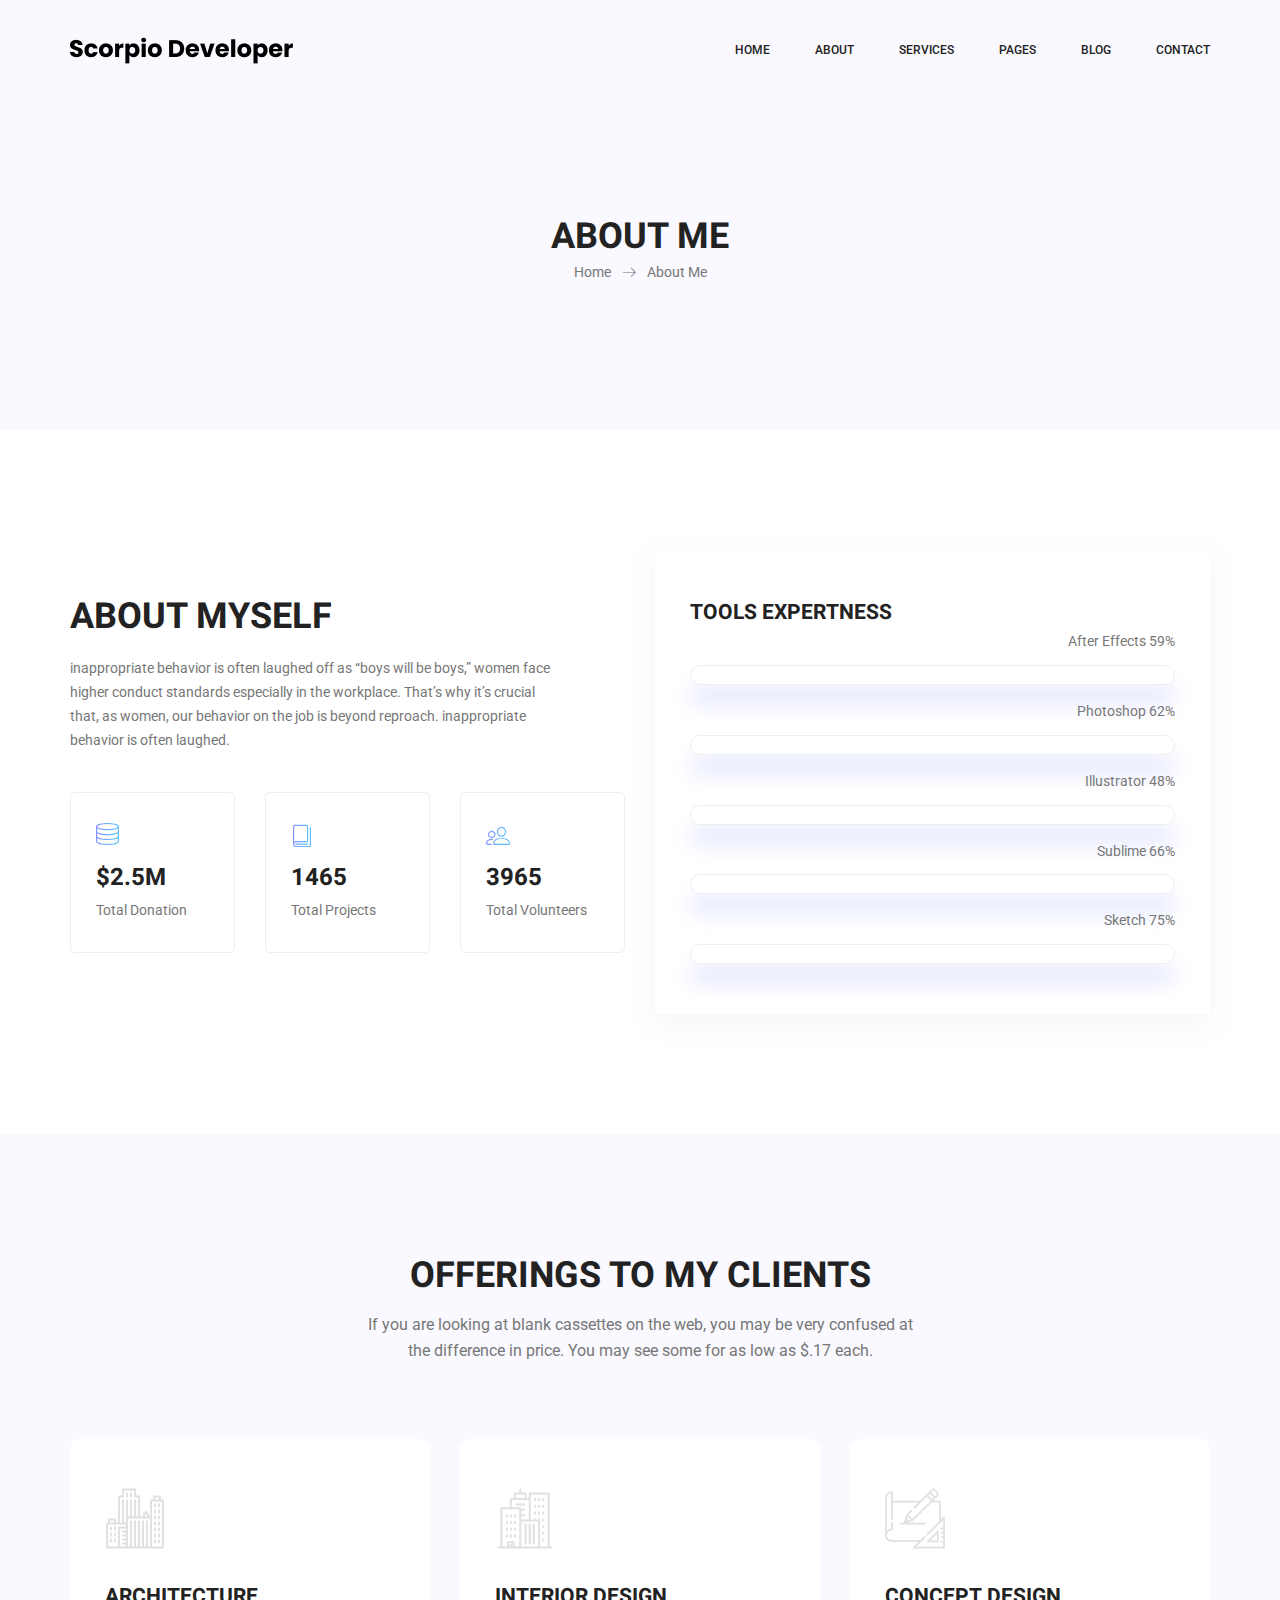
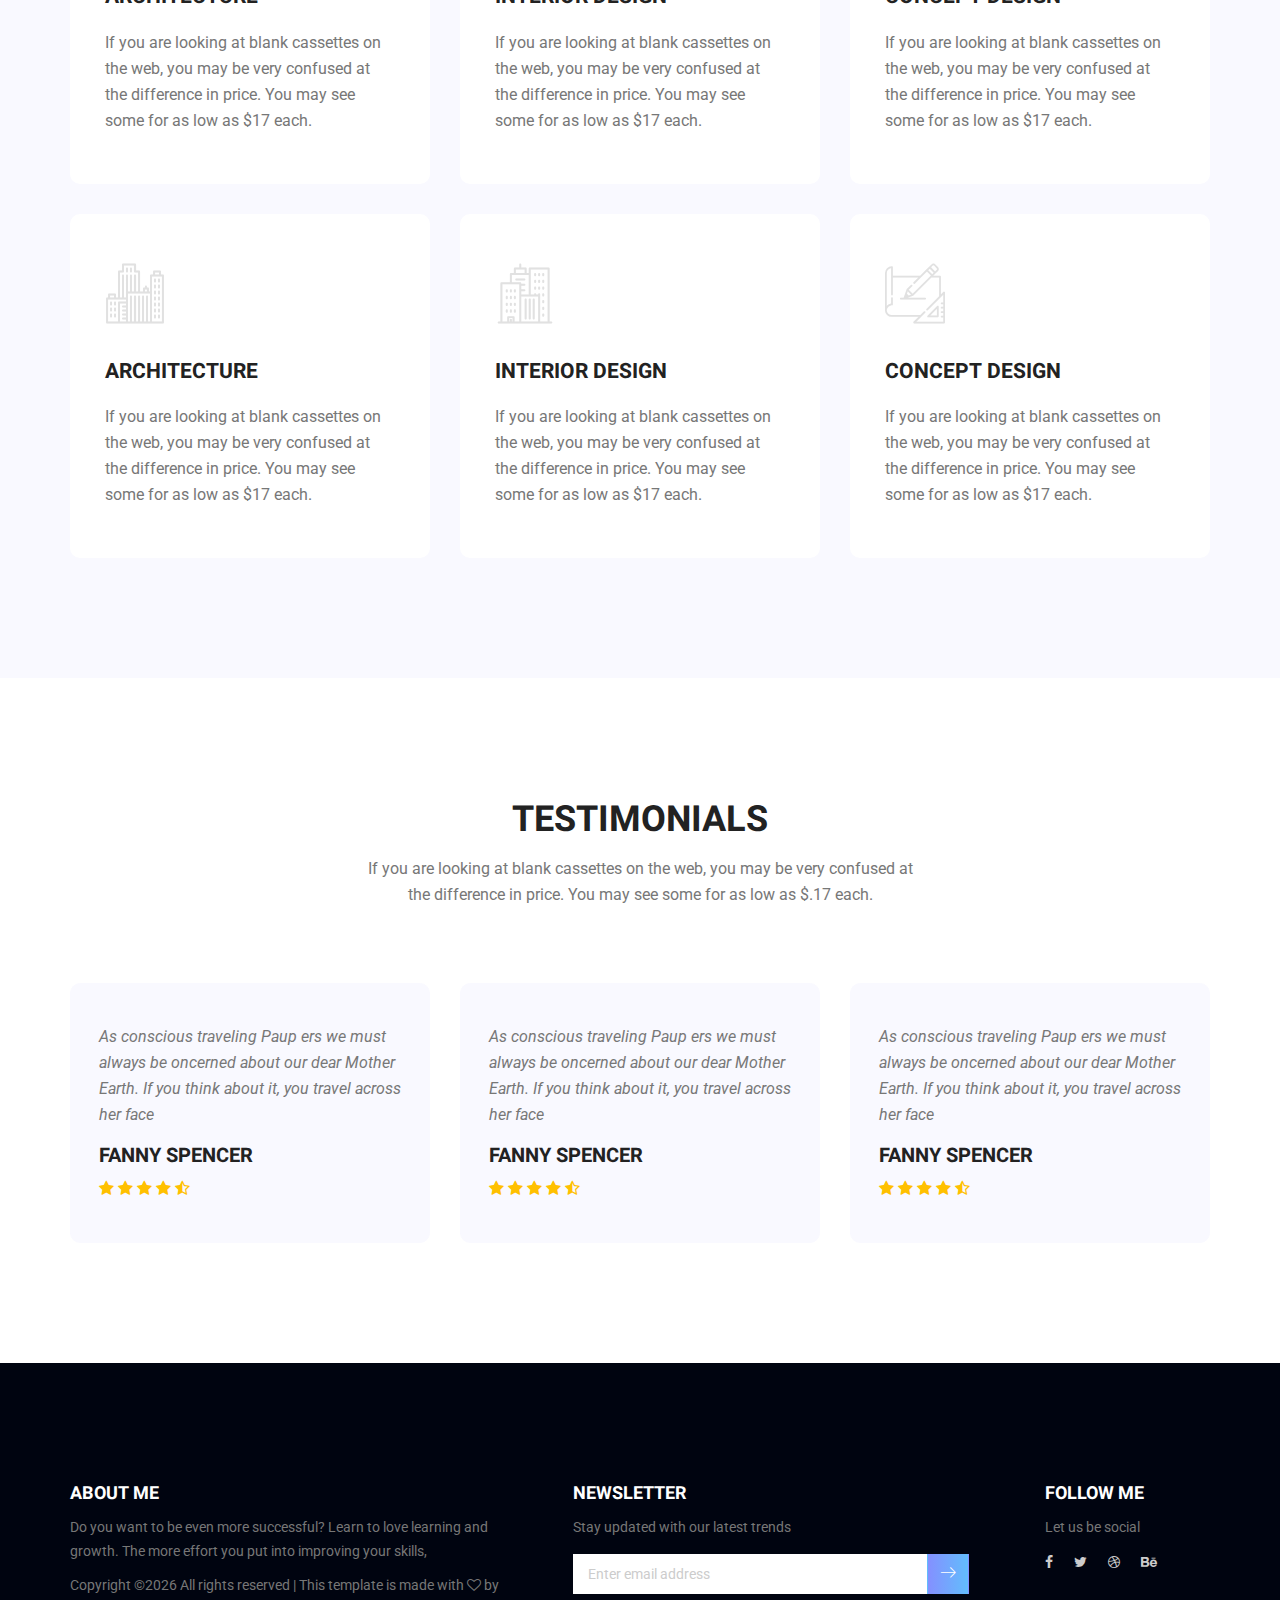
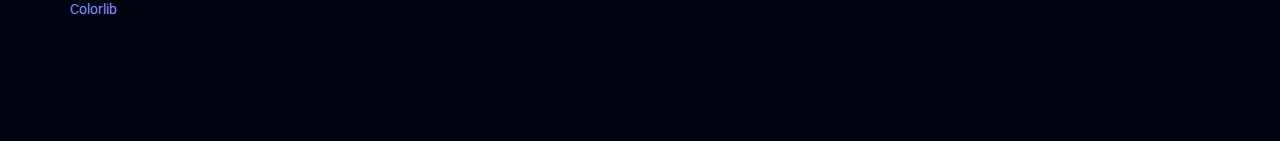
<file: about-us.html>
<!doctype html>
<html lang="en">
    <head>
        <!-- Required meta tags -->
        <meta charset="utf-8">
        <meta name="viewport" content="width=device-width, initial-scale=1, shrink-to-fit=no">
        <link rel="icon" href="img/favicon.png" type="image/png">
        <title>Ronin Multi</title>
        <!-- Bootstrap CSS -->
        <link rel="stylesheet" href="css/bootstrap.css">
        <link rel="stylesheet" href="vendors/linericon/style.css">
        <link rel="stylesheet" href="css/font-awesome.min.css">
        <link rel="stylesheet" href="vendors/owl-carousel/owl.carousel.min.css">
        <link rel="stylesheet" href="vendors/lightbox/simpleLightbox.css">
        <link rel="stylesheet" href="vendors/nice-select/css/nice-select.css">
        <link rel="stylesheet" href="vendors/animate-css/animate.css">
        <link rel="stylesheet" href="vendors/flaticon/flaticon.css">
        <!-- main css -->
        <link rel="stylesheet" href="css/style.css">
        <link rel="stylesheet" href="css/responsive.css">
    </head>
    <body>
        
        <!--================Header Menu Area =================-->
        <header class="header_area">
            <div class="main_menu" id="mainNav">
            	<nav class="navbar navbar-expand-lg navbar-light">
					<div class="container box_1620">
						<!-- Brand and toggle get grouped for better mobile display -->
						<a class="navbar-brand logo_h" href="index.html"><img src="img/logo.png" alt=""></a>
						<button class="navbar-toggler" type="button" data-toggle="collapse" data-target="#navbarSupportedContent" aria-controls="navbarSupportedContent" aria-expanded="false" aria-label="Toggle navigation">
							<span class="icon-bar"></span>
							<span class="icon-bar"></span>
							<span class="icon-bar"></span>
						</button>
						<!-- Collect the nav links, forms, and other content for toggling -->
						<div class="collapse navbar-collapse offset" id="navbarSupportedContent">
							<ul class="nav navbar-nav menu_nav ml-auto">
								<li class="nav-item active"><a class="nav-link" href="index.html">Home</a></li> 
								<li class="nav-item"><a class="nav-link" href="about-us.html">About</a></li> 
								<li class="nav-item"><a class="nav-link" href="services.html">Services</a>
								<li class="nav-item submenu dropdown">
									<a href="#" class="nav-link dropdown-toggle" data-toggle="dropdown" role="button" aria-haspopup="true" aria-expanded="false">Pages</a>
									<ul class="dropdown-menu">
										<li class="nav-item"><a class="nav-link" href="portfolio.html">Portfolio</a></li>
										<li class="nav-item"><a class="nav-link" href="portfolio-details.html">Project Details</a></li>
										<li class="nav-item"><a class="nav-link" href="elements.html">Elements</a></li>
									</ul>
								</li> 
								<li class="nav-item submenu dropdown">
									<a href="#" class="nav-link dropdown-toggle" data-toggle="dropdown" role="button" aria-haspopup="true" aria-expanded="false">Blog</a>
									<ul class="dropdown-menu">
										<li class="nav-item"><a class="nav-link" href="blog.html">Blog</a></li>
										<li class="nav-item"><a class="nav-link" href="single-blog.html">Blog Details</a></li>
									</ul>
								</li> 
								<li class="nav-item"><a class="nav-link" href="contact.html">Contact</a></li>
							</ul>
						</div> 
					</div>
            	</nav>
            </div>
        </header>
        <!--================Header Menu Area =================-->
        
        <!--================Home Banner Area =================-->
        <section class="banner_area">
            <div class="banner_inner d-flex align-items-center">
            	<div class="overlay bg-parallax" data-stellar-ratio="0.9" data-stellar-vertical-offset="0" data-background=""></div>
				<div class="container">
					<div class="banner_content text-center">
						<h2>About Me</h2>
						<div class="page_link">
							<a href="index.html">Home</a>
							<a href="about-us.html">About Me</a>
						</div>
						
					</div>
				</div>
            </div>
        </section>
        <!--================End Home Banner Area =================-->
        
        <!--================Welcome Area =================-->
        <section class="welcome_area p_120">
        	<div class="container">
        		<div class="row welcome_inner">
        			<div class="col-lg-6">
        				<div class="welcome_text">
        					<h4>About Myself</h4>
        					<p>inappropriate behavior is often laughed off as “boys will be boys,” women face higher conduct standards especially in the workplace. That’s why it’s crucial that, as women, our behavior on the job is beyond reproach. inappropriate behavior is often laughed.</p>
        					<div class="row">
        						<div class="col-sm-4">
        							<div class="wel_item">
        								<i class="lnr lnr-database"></i>
        								<h4>$2.5M</h4>
        								<p>Total Donation</p>
        							</div>
        						</div>
        						<div class="col-sm-4">
        							<div class="wel_item">
        								<i class="lnr lnr-book"></i>
        								<h4>1465</h4>
        								<p>Total Projects</p>
        							</div>
        						</div>
        						<div class="col-sm-4">
        							<div class="wel_item">
        								<i class="lnr lnr-users"></i>
        								<h4>3965</h4>
        								<p>Total Volunteers</p>
        							</div>
        						</div>
        					</div>
        				</div>
        			</div>
        			<div class="col-lg-6">
        				<div class="tools_expert">
        					<h3>Tools Expertness</h3>
        					<div class="skill_main">
								<div class="skill_item">
									<h4>After Effects <span class="counter">85</span>%</h4>
									<div class="progress">
										<div class="progress-bar" role="progressbar" aria-valuenow="85" aria-valuemin="0" aria-valuemax="100"></div>
									</div>
								</div>
								<div class="skill_item">
									<h4>Photoshop <span class="counter">90</span>%</h4>
									<div class="progress">
										<div class="progress-bar" role="progressbar" aria-valuenow="90" aria-valuemin="0" aria-valuemax="100"></div>
									</div>
								</div>
								<div class="skill_item">
									<h4>Illustrator <span class="counter">70</span>%</h4>
									<div class="progress">
										<div class="progress-bar" role="progressbar" aria-valuenow="70" aria-valuemin="0" aria-valuemax="100"></div>
									</div>
								</div>
								<div class="skill_item">
									<h4>Sublime <span class="counter">95</span>%</h4>
									<div class="progress">
										<div class="progress-bar" role="progressbar" aria-valuenow="95" aria-valuemin="0" aria-valuemax="100"></div>
									</div>
								</div>
								<div class="skill_item">
									<h4>Sketch <span class="counter">75</span>%</h4>
									<div class="progress">
										<div class="progress-bar" role="progressbar" aria-valuenow="75" aria-valuemin="0" aria-valuemax="100"></div>
									</div>
								</div>
							</div>
        				</div>
        			</div>
        		</div>
        	</div>
        </section>
        <!--================End Welcome Area =================-->
        
        <!--================Feature Area =================-->
        <section class="feature_area p_120">
        	<div class="container">
        		<div class="main_title">
        			<h2>offerings to my clients</h2>
        			<p>If you are looking at blank cassettes on the web, you may be very confused at the difference in price. You may see some for as low as $.17 each.</p>
        		</div>
        		<div class="feature_inner row">
        			<div class="col-lg-4 col-md-6">
        				<div class="feature_item">
        					<i class="flaticon-city"></i>
        					<h4>Architecture</h4>
        					<p>If you are looking at blank cassettes on the web, you may be very confused at the difference in price. You may see some for as low as $17 each.</p>
        				</div>
        			</div>
        			<div class="col-lg-4 col-md-6">
        				<div class="feature_item">
        					<i class="flaticon-skyline"></i>
        					<h4>Interior Design</h4>
        					<p>If you are looking at blank cassettes on the web, you may be very confused at the difference in price. You may see some for as low as $17 each.</p>
        				</div>
        			</div>
        			<div class="col-lg-4 col-md-6">
        				<div class="feature_item">
        					<i class="flaticon-sketch"></i>
        					<h4>Concept Design</h4>
        					<p>If you are looking at blank cassettes on the web, you may be very confused at the difference in price. You may see some for as low as $17 each.</p>
        				</div>
        			</div>
        			<div class="col-lg-4 col-md-6">
        				<div class="feature_item">
        					<i class="flaticon-city"></i>
        					<h4>Architecture</h4>
        					<p>If you are looking at blank cassettes on the web, you may be very confused at the difference in price. You may see some for as low as $17 each.</p>
        				</div>
        			</div>
        			<div class="col-lg-4 col-md-6">
        				<div class="feature_item">
        					<i class="flaticon-skyline"></i>
        					<h4>Interior Design</h4>
        					<p>If you are looking at blank cassettes on the web, you may be very confused at the difference in price. You may see some for as low as $17 each.</p>
        				</div>
        			</div>
        			<div class="col-lg-4 col-md-6">
        				<div class="feature_item">
        					<i class="flaticon-sketch"></i>
        					<h4>Concept Design</h4>
        					<p>If you are looking at blank cassettes on the web, you may be very confused at the difference in price. You may see some for as low as $17 each.</p>
        				</div>
        			</div>
        		</div>
        	</div>
        </section>
        <!--================End Feature Area =================-->
        
        <!--================Testimonials Area =================-->
        <section class="testimonials_area testi_two p_120">
        	<div class="container">
        		<div class="main_title">
        			<h2>Testimonials</h2>
        			<p>If you are looking at blank cassettes on the web, you may be very confused at the difference in price. You may see some for as low as $.17 each.</p>
        		</div>
        		<div class="testi_inner">
					<div class="testi_slider owl-carousel">
						<div class="item">
							<div class="testi_item">
								<p>As conscious traveling Paup ers we must always be oncerned about our dear Mother Earth. If you think about it, you travel across her face</p>
								<h4>Fanny Spencer</h4>
								<a href="#"><i class="fa fa-star"></i></a>
								<a href="#"><i class="fa fa-star"></i></a>
								<a href="#"><i class="fa fa-star"></i></a>
								<a href="#"><i class="fa fa-star"></i></a>
								<a href="#"><i class="fa fa-star-half-o"></i></a>
							</div>
						</div>
						<div class="item">
							<div class="testi_item">
								<p>As conscious traveling Paup ers we must always be oncerned about our dear Mother Earth. If you think about it, you travel across her face</p>
								<h4>Fanny Spencer</h4>
								<a href="#"><i class="fa fa-star"></i></a>
								<a href="#"><i class="fa fa-star"></i></a>
								<a href="#"><i class="fa fa-star"></i></a>
								<a href="#"><i class="fa fa-star"></i></a>
								<a href="#"><i class="fa fa-star-half-o"></i></a>
							</div>
						</div>
						<div class="item">
							<div class="testi_item">
								<p>As conscious traveling Paup ers we must always be oncerned about our dear Mother Earth. If you think about it, you travel across her face</p>
								<h4>Fanny Spencer</h4>
								<a href="#"><i class="fa fa-star"></i></a>
								<a href="#"><i class="fa fa-star"></i></a>
								<a href="#"><i class="fa fa-star"></i></a>
								<a href="#"><i class="fa fa-star"></i></a>
								<a href="#"><i class="fa fa-star-half-o"></i></a>
							</div>
						</div>
					</div>
        		</div>
        	</div>
        </section>
        <!--================End Testimonials Area =================-->
        
        <!--================Footer Area =================-->
        <footer class="footer_area p_120">
        	<div class="container">
        		<div class="row footer_inner">
        			<div class="col-lg-5 col-sm-6">
        				<aside class="f_widget ab_widget">
        					<div class="f_title">
        						<h3>About Me</h3>
        					</div>
        					<p>Do you want to be even more successful? Learn to love learning and growth. The more effort you put into improving your skills,</p>
        					<p><!-- Link back to Colorlib can't be removed. Template is licensed under CC BY 3.0. -->
Copyright &copy;<script>document.write(new Date().getFullYear());</script> All rights reserved | This template is made with <i class="fa fa-heart-o" aria-hidden="true"></i> by <a href="https://colorlib.com" target="_blank">Colorlib</a>
<!-- Link back to Colorlib can't be removed. Template is licensed under CC BY 3.0. -->
</p>
        				</aside>
        			</div>
        			<div class="col-lg-5 col-sm-6">
        				<aside class="f_widget news_widget">
        					<div class="f_title">
        						<h3>Newsletter</h3>
        					</div>
        					<p>Stay updated with our latest trends</p>
        					<div id="mc_embed_signup">
                                <form target="_blank" action="https://spondonit.us12.list-manage.com/subscribe/post?u=1462626880ade1ac87bd9c93a&amp;id=92a4423d01" method="get" class="subscribe_form relative">
                                	<div class="input-group d-flex flex-row">
                                        <input name="EMAIL" placeholder="Enter email address" onfocus="this.placeholder = ''" onblur="this.placeholder = 'Email Address '" required="" type="email">
                                        <button class="btn sub-btn"><span class="lnr lnr-arrow-right"></span></button>		
                                    </div>				
                                    <div class="mt-10 info"></div>
                                </form>
                            </div>
        				</aside>
        			</div>
        			<div class="col-lg-2">
        				<aside class="f_widget social_widget">
        					<div class="f_title">
        						<h3>Follow Me</h3>
        					</div>
        					<p>Let us be social</p>
        					<ul class="list">
        						<li><a href="#"><i class="fa fa-facebook"></i></a></li>
        						<li><a href="#"><i class="fa fa-twitter"></i></a></li>
        						<li><a href="#"><i class="fa fa-dribbble"></i></a></li>
        						<li><a href="#"><i class="fa fa-behance"></i></a></li>
        					</ul>
        				</aside>
        			</div>
        		</div>
        	</div>
        </footer>
        <!--================End Footer Area =================-->
        
        
        
        
        <!-- Optional JavaScript -->
        <!-- jQuery first, then Popper.js, then Bootstrap JS -->
        <script src="js/jquery-3.2.1.min.js"></script>
        <script src="js/popper.js"></script>
        <script src="js/bootstrap.min.js"></script>
        <script src="js/stellar.js"></script>
        <script src="vendors/lightbox/simpleLightbox.min.js"></script>
        <script src="vendors/nice-select/js/jquery.nice-select.min.js"></script>
        <script src="vendors/isotope/imagesloaded.pkgd.min.js"></script>
        <script src="vendors/isotope/isotope-min.js"></script>
        <script src="vendors/owl-carousel/owl.carousel.min.js"></script>
        <script src="js/jquery.ajaxchimp.min.js"></script>
        <script src="js/mail-script.js"></script>
        <script src="vendors/counter-up/jquery.waypoints.min.js"></script>
        <script src="vendors/counter-up/jquery.counterup.min.js"></script>
        <script src="js/theme.js"></script>
    </body>
</html>
</file>
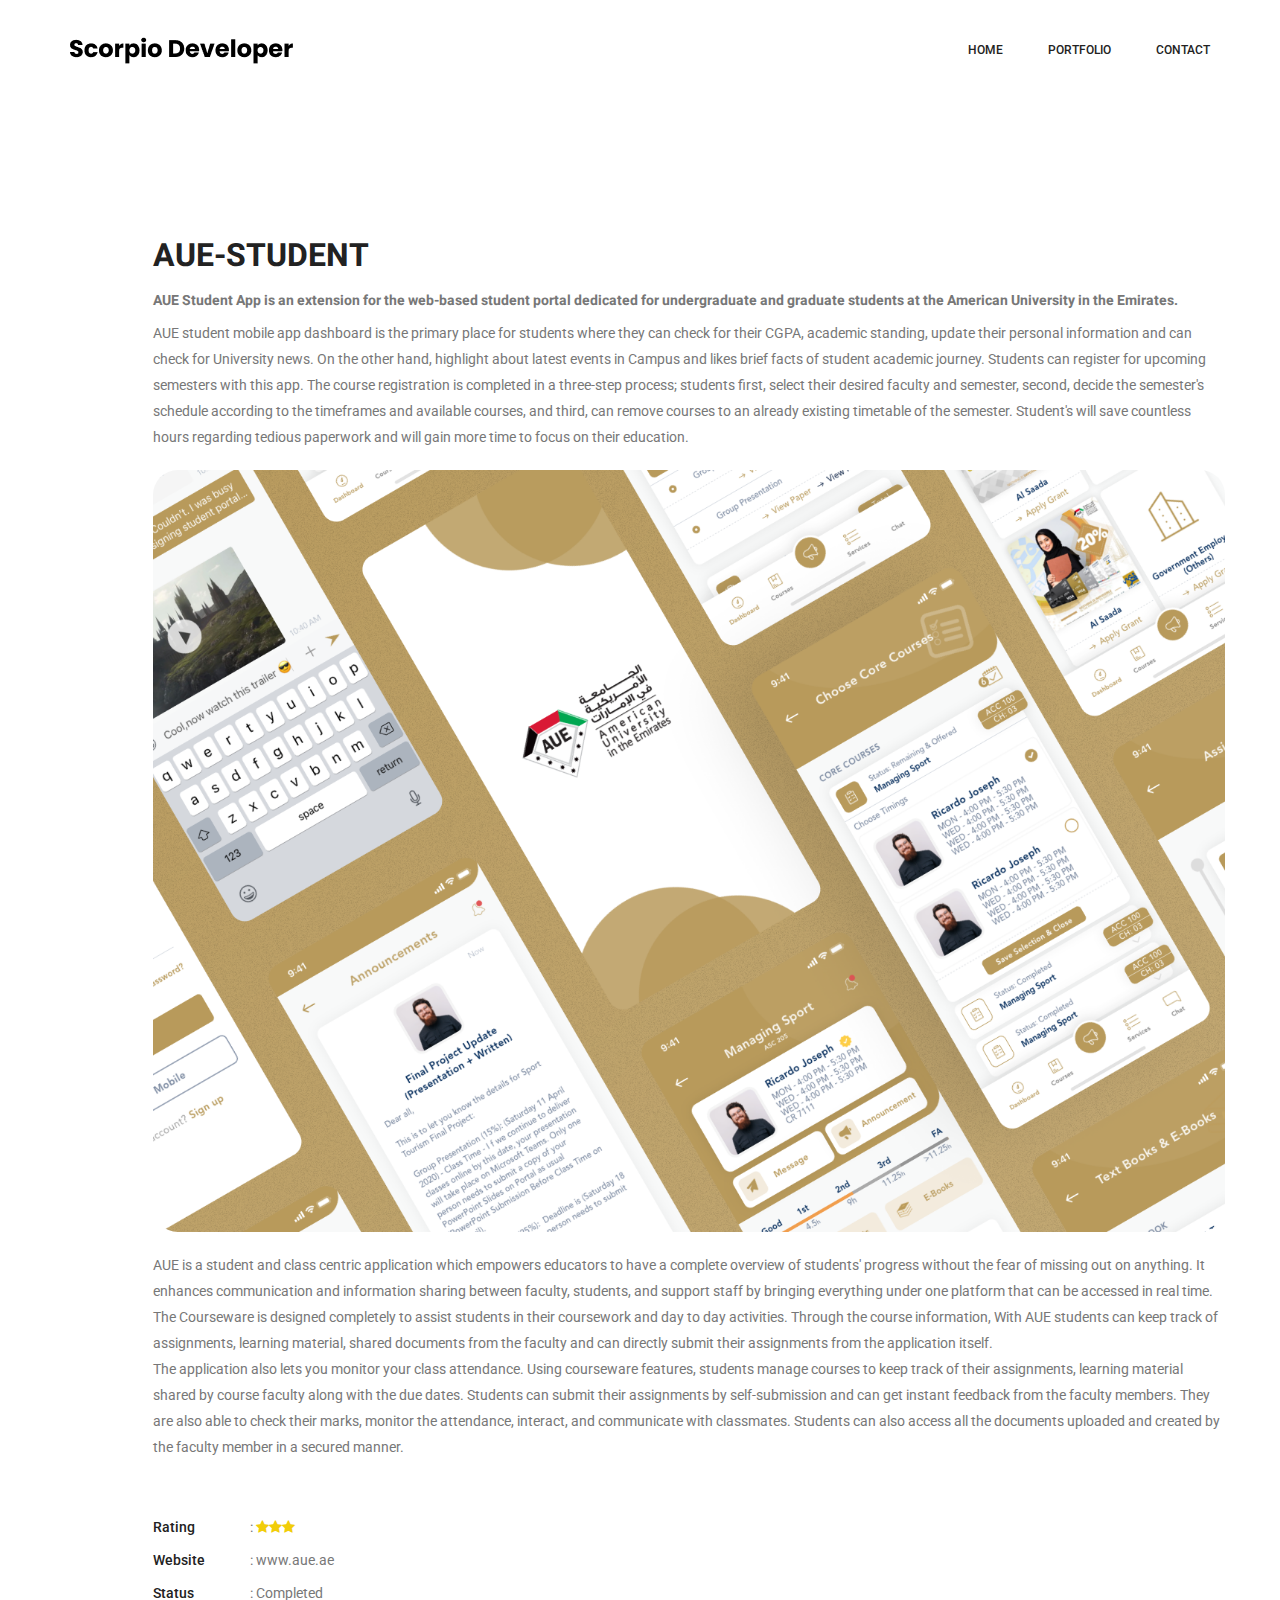
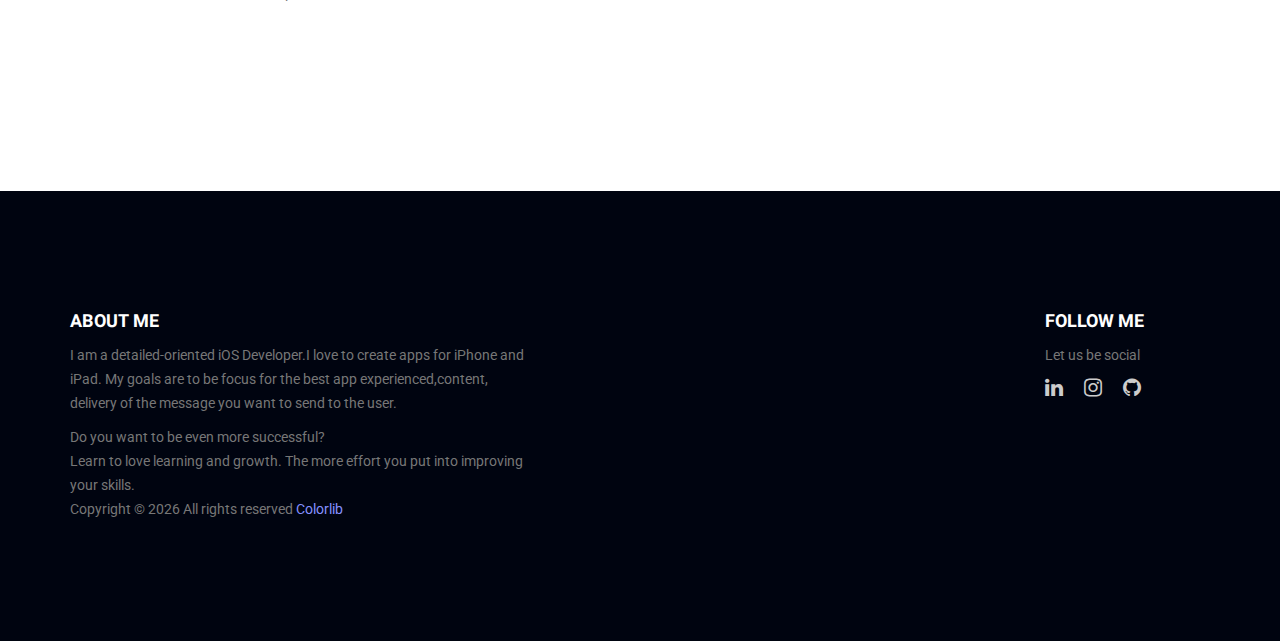
<file: AUE_Detail.html>
<!doctype html>
<html lang="en">

<head>
	<!-- Required meta tags -->
	<meta charset="utf-8">
	<meta name="viewport" content="width=device-width, initial-scale=1, shrink-to-fit=no">
	<link rel="icon" href="img/S_Icon.png" type="image/png">
	<title>Scorpio Developer</title>
	<!-- Bootstrap CSS -->
	<link rel="stylesheet" href="css/bootstrap.css">
	<link rel="stylesheet" href="vendors/linericon/style.css">
	<link rel="stylesheet" href="css/font-awesome.min.css">
	<link rel="stylesheet" href="vendors/owl-carousel/owl.carousel.min.css">
	<link rel="stylesheet" href="vendors/lightbox/simpleLightbox.css">
	<link rel="stylesheet" href="vendors/nice-select/css/nice-select.css">
	<link rel="stylesheet" href="vendors/animate-css/animate.css">
	<link rel="stylesheet" href="vendors/flaticon/flaticon.css">
	<!-- main css -->
	<link rel="stylesheet" href="css/style.css">
	<link rel="stylesheet" href="css/responsive.css">
</head>

<body>

	<!--================Header Menu Area =================-->
	<header class="header_area">
		<div class="main_menu" id="mainNav">
			<nav class="navbar navbar-expand-lg navbar-light">
				<div class="container box_1620">
					<!-- Brand and toggle get grouped for better mobile display -->
					<a class="navbar-brand logo_h" href="index.html"><img src="img/logo.png" alt=""></a>
					<button class="navbar-toggler" type="button" data-toggle="collapse"
						data-target="#navbarSupportedContent" aria-controls="navbarSupportedContent"
						aria-expanded="false" aria-label="Toggle navigation">
						<span class="icon-bar"></span>
						<span class="icon-bar"></span>
						<span class="icon-bar"></span>
					</button>
					<!-- Collect the nav links, forms, and other content for toggling -->
					<div class="collapse navbar-collapse offset" id="navbarSupportedContent">
						<ul class="nav navbar-nav menu_nav ml-auto">
							<li class="nav-item active"><a class="nav-link" href="index.html">Home</a></li>
							<li class="nav-item"><a class="nav-link" href="portfolio.html">Portfolio</a></li>

							<li class="nav-item"><a class="nav-link" href="contact.html">Contact</a></li>
						</ul>
					</div>
				</div>
			</nav>
		</div>
	</header>
	<!--================Header Menu Area =================-->

	<!--================Home Banner Area =================
	<section class="banner_area">
		<div class="banner_inner d-flex align-items-center">
			<div class="overlay bg-parallax" data-stellar-ratio="0.9" data-stellar-vertical-offset="0"
				data-background=""></div>
			<div class="container">
				<div class="banner_content text-center">
					<h2>Portfolio Details</h2>
					<div class="page_link">
						<a href="index.html">Home</a>
						<a href="services.html">Portfolio</a>
						<a href="services.html">Portfolio Details</a>
					</div>

				</div>
			</div>
		</div>
	</section>
	================End Home Banner Area =================-->

	<!--================Portfolio Details Area =================-->
	<section class="portfolio_details_area p_120">
		<div class="container">
			<div class="portfolio_details_inner">
				<div class="row">

					<div>

						<div class="portfolio_right_text">
							<h4>AUE-Student</h4>
							<h3>AUE Student App is an extension for the web-based student portal dedicated for
								undergraduate and graduate students at the American University in the Emirates.
							</h3>

							<p>AUE student mobile app dashboard is the primary place for students where they can check
								for their CGPA, academic standing, update their personal information and can check for
								University news. On the other hand, highlight about latest events in Campus and likes
								brief facts of student academic journey.
								Students can register for upcoming semesters with this app. The course registration is
								completed in a three-step process; students first, select their desired faculty and
								semester, second, decide the semester's schedule according to the timeframes and
								available courses, and third, can remove courses to an already existing timetable of the
								semester. Student's will save countless hours regarding tedious paperwork and will gain
								more time to focus on their education.</p>
							<div>
								<div class="left_img">
									<img class="img-fluid" src="img/gallery/Group 4.png" alt="">
								</div>
							</div>
							<p>AUE is a student and class centric application which empowers educators to have a
								complete overview of students' progress without the fear of missing out on anything. It
								enhances communication and information sharing between faculty, students, and support
								staff by bringing everything under one platform that can be accessed in real time.</p>
							<p>The Courseware is designed completely to assist students in their coursework and day to
								day activities. Through the course information, With AUE students can keep track of
								assignments, learning material, shared documents from the faculty and can directly
								submit their assignments from the application itself. </p>
							<p>The application also lets you monitor your class attendance. Using courseware features,
								students manage courses to keep track of their assignments, learning material shared by
								course faculty along with the due dates. Students can submit their assignments by
								self-submission and can get instant feedback from the faculty members. They are also
								able to check their marks, monitor the attendance, interact, and communicate with
								classmates. Students can also access all the documents uploaded and created by the
								faculty member in a secured manner.</p>


							<ul class="list">
								<li><span>Rating</span>: <i class="fa fa-star"></i><i class="fa fa-star"></i><i
										class="fa fa-star"></i></li>
								<li><span>Website</span>: www.aue.ae</li>
								<li><span>Status</span>: Completed</li>
							</ul>
						</div>
					</div>
				</div>

			</div>
		</div>
	</section>
	<!--================End Portfolio Details Area =================-->

	<!--================Footer Area =================-->
	<footer class="footer_area p_120">
		<div class="container">
			<div class="row footer_inner">
				<div class="col-lg-5 col-sm-6">
					<aside class="f_widget ab_widget">
						<div class="f_title">
							<h3>About Me</h3>
						</div>
						<p>I am a detailed-oriented iOS Developer.I love to create apps for iPhone and iPad. My goals
							are to be focus for the best app experienced,content, delivery of the message you want to
							send to the user.</p>
						<p>Do you want to be even more successful?</p>
						<p>Learn to love learning and growth. The more effort
							you put into improving your skills.</p>
						<p><!-- Link back to Colorlib can't be removed. Template is licensed under CC BY 3.0. -->
							Copyright &copy;
							<script>document.write(new Date().getFullYear());</script> All rights reserved
							<a href="https://colorlib.com" target="_blank">Colorlib</a>
							<!-- Link back to Colorlib can't be removed. Template is licensed under CC BY 3.0. -->
						</p>
					</aside>
				</div>
				<div class="col-lg-5 col-sm-6"></div>
				<div class="col-lg-2">
					<aside class="f_widget social_widget">
						<div class="f_title">
							<h3>Follow Me</h3>
						</div>
						<p>Let us be social</p>
						<ul class="list">
							<li><a href="https://www.linkedin.com/in/uzair-khalid-937727173"><i class="fa fa-linkedin"
										style="font-size: 1.5em;"></i></a></li>
							<li><a href="https://www.instagram.com/devolper.scorpio"><i class="fa fa-instagram"
										style="font-size: 1.5em;"></i></a>
							</li>
							<li><a href="https://github.com/UzairKhalid-crypto"><i class="fa fa-github"
										style="font-size: 1.5em;"></i></a></li>
						</ul>
					</aside>
				</div>
			</div>
		</div>
	</footer>
	<!--================End Footer Area =================-->




	<!-- Optional JavaScript -->
	<!-- jQuery first, then Popper.js, then Bootstrap JS -->
	<script src="js/jquery-3.2.1.min.js"></script>
	<script src="js/popper.js"></script>
	<script src="js/bootstrap.min.js"></script>
	<script src="js/stellar.js"></script>
	<script src="vendors/lightbox/simpleLightbox.min.js"></script>
	<script src="vendors/nice-select/js/jquery.nice-select.min.js"></script>
	<script src="vendors/isotope/imagesloaded.pkgd.min.js"></script>
	<script src="vendors/isotope/isotope-min.js"></script>
	<script src="vendors/owl-carousel/owl.carousel.min.js"></script>
	<script src="js/jquery.ajaxchimp.min.js"></script>
	<script src="js/mail-script.js"></script>
	<script src="vendors/counter-up/jquery.waypoints.min.js"></script>
	<script src="vendors/counter-up/jquery.counterup.min.js"></script>
	<script src="js/theme.js"></script>
</body>

</html>
</file>
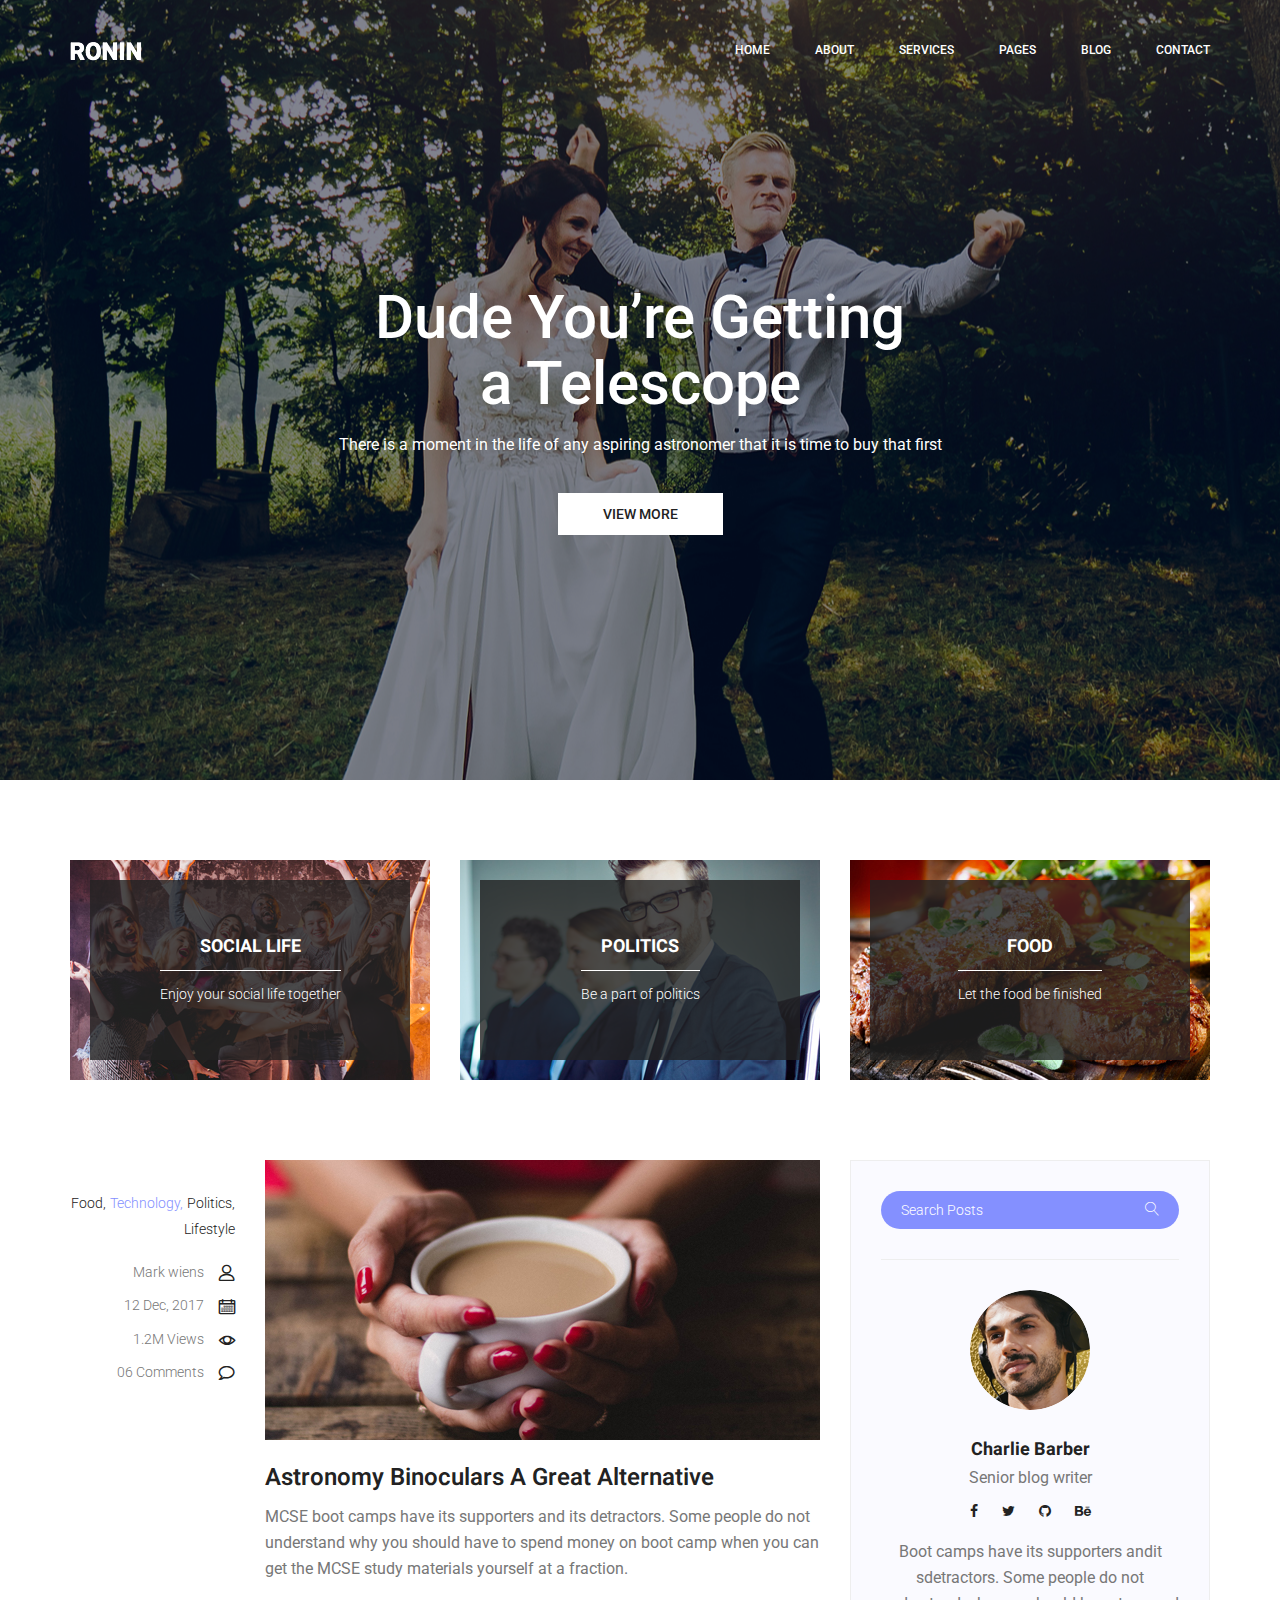
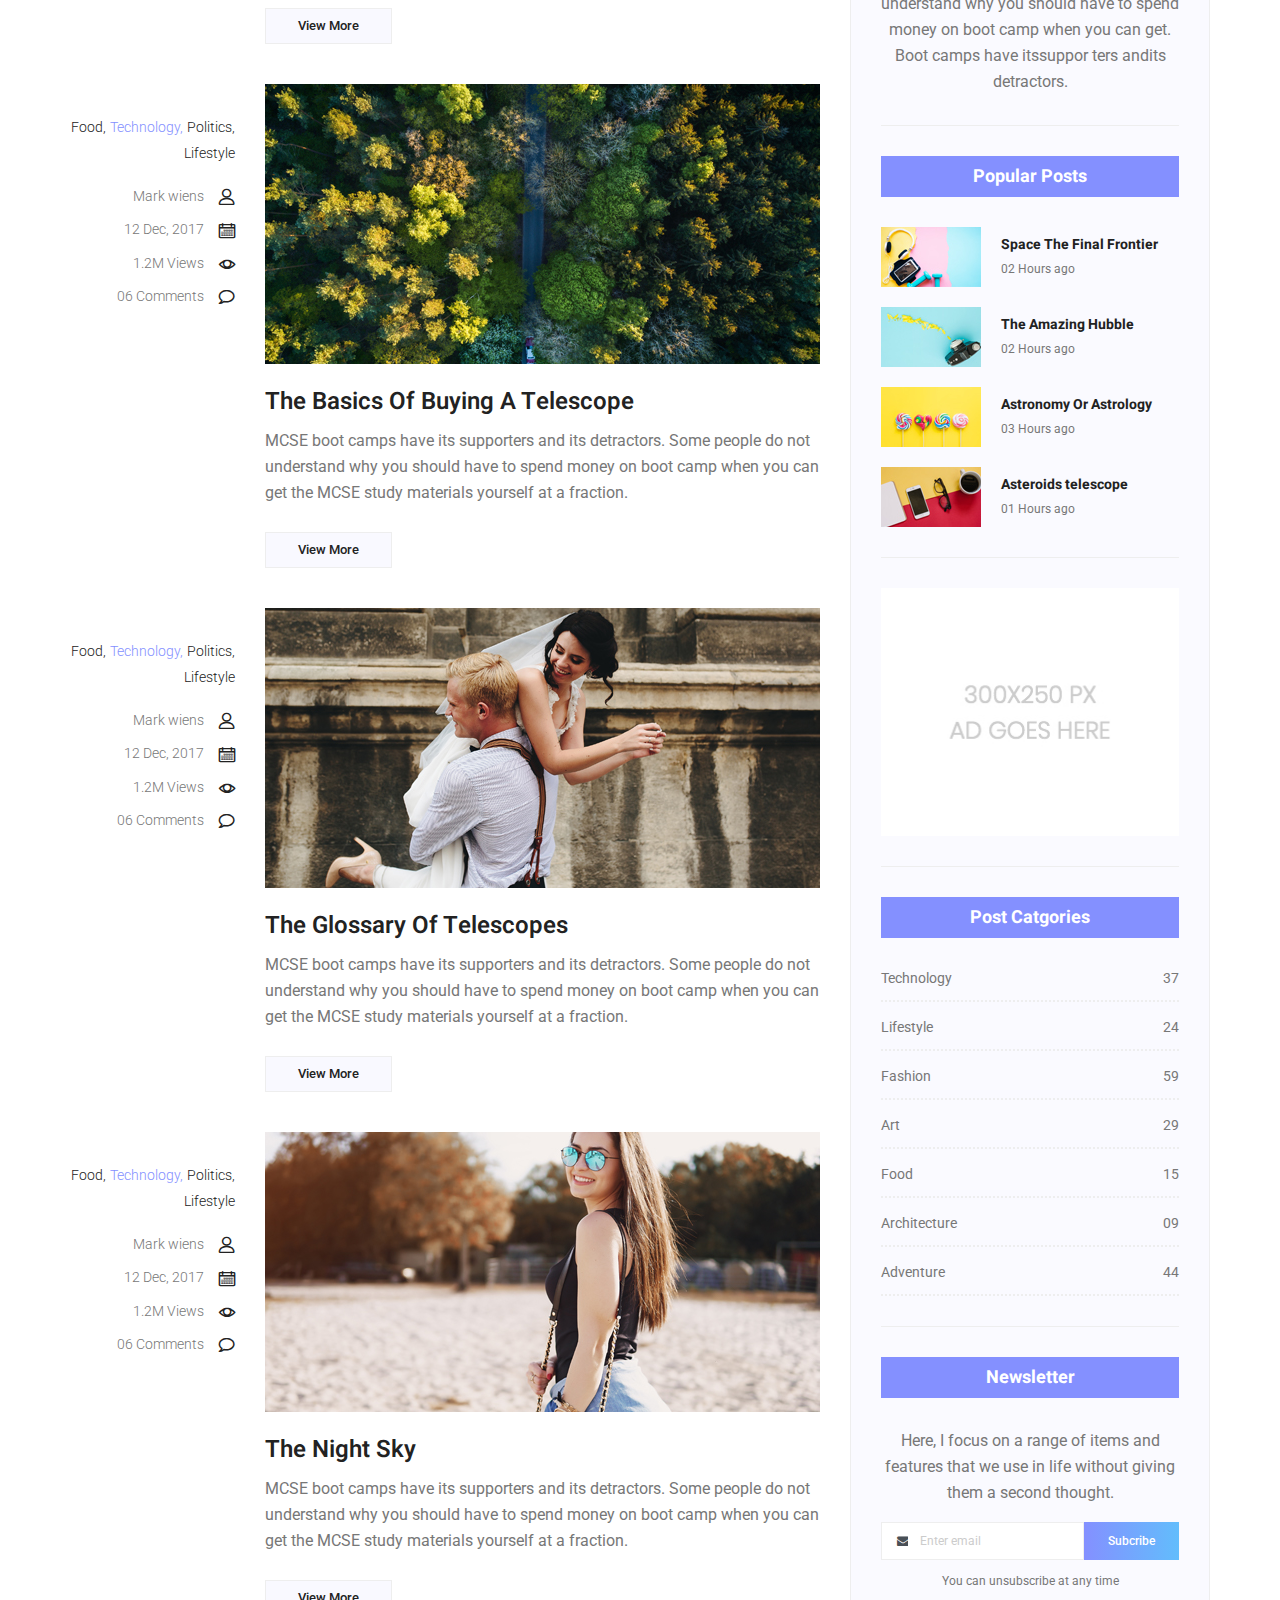
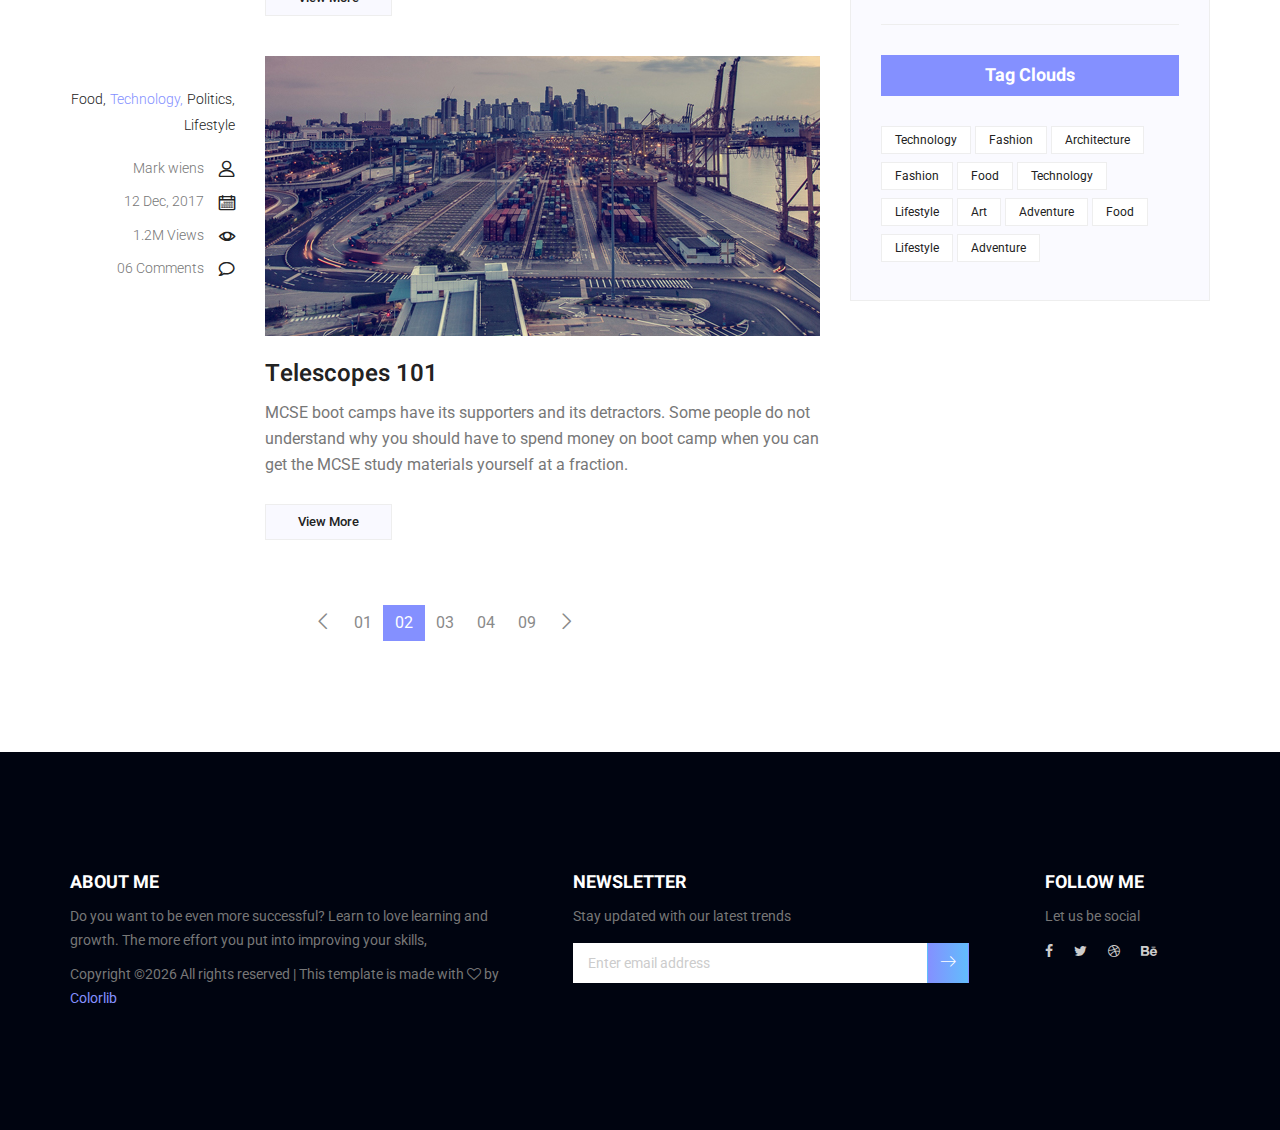
<file: blog.html>
<!doctype html>
<html lang="en">
    <head>
        <!-- Required meta tags -->
        <meta charset="utf-8">
        <meta name="viewport" content="width=device-width, initial-scale=1, shrink-to-fit=no">
        <link rel="icon" href="img/favicon.png" type="image/png">
        <title>Ronin Multi</title>
        <!-- Bootstrap CSS -->
        <link rel="stylesheet" href="css/bootstrap.css">
        <link rel="stylesheet" href="vendors/linericon/style.css">
        <link rel="stylesheet" href="css/font-awesome.min.css">
        <link rel="stylesheet" href="vendors/owl-carousel/owl.carousel.min.css">
        <link rel="stylesheet" href="vendors/lightbox/simpleLightbox.css">
        <link rel="stylesheet" href="vendors/nice-select/css/nice-select.css">
        <link rel="stylesheet" href="vendors/animate-css/animate.css">
        <!-- main css -->
        <link rel="stylesheet" href="css/style.css">
        <link rel="stylesheet" href="css/responsive.css">
    </head>
    <body>
        
        <!--================Header Menu Area =================-->
        <header class="header_area white_menu">
            <div class="main_menu" id="mainNav">
            	<nav class="navbar navbar-expand-lg navbar-light">
					<div class="container box_1620">
						<!-- Brand and toggle get grouped for better mobile display -->
						<a class="navbar-brand logo_h" href="index.html"><img src="img/logo.png" alt=""><img src="img/logo-2.png" alt=""></a>
						<button class="navbar-toggler" type="button" data-toggle="collapse" data-target="#navbarSupportedContent" aria-controls="navbarSupportedContent" aria-expanded="false" aria-label="Toggle navigation">
							<span class="icon-bar"></span>
							<span class="icon-bar"></span>
							<span class="icon-bar"></span>
						</button>
						<!-- Collect the nav links, forms, and other content for toggling -->
						<div class="collapse navbar-collapse offset" id="navbarSupportedContent">
							<ul class="nav navbar-nav menu_nav ml-auto">
								<li class="nav-item active"><a class="nav-link" href="index.html">Home</a></li> 
								<li class="nav-item"><a class="nav-link" href="about-us.html">About</a></li> 
								<li class="nav-item"><a class="nav-link" href="services.html">Services</a>
								<li class="nav-item submenu dropdown">
									<a href="#" class="nav-link dropdown-toggle" data-toggle="dropdown" role="button" aria-haspopup="true" aria-expanded="false">Pages</a>
									<ul class="dropdown-menu">
										<li class="nav-item"><a class="nav-link" href="portfolio.html">Portfolio</a></li>
										<li class="nav-item"><a class="nav-link" href="portfolio-details.html">Project Details</a></li>
										<li class="nav-item"><a class="nav-link" href="elements.html">Elements</a></li>
									</ul>
								</li> 
								<li class="nav-item submenu dropdown">
									<a href="#" class="nav-link dropdown-toggle" data-toggle="dropdown" role="button" aria-haspopup="true" aria-expanded="false">Blog</a>
									<ul class="dropdown-menu">
										<li class="nav-item"><a class="nav-link" href="blog.html">Blog</a></li>
										<li class="nav-item"><a class="nav-link" href="single-blog.html">Blog Details</a></li>
									</ul>
								</li> 
								<li class="nav-item"><a class="nav-link" href="contact.html">Contact</a></li>
							</ul>
						</div> 
					</div>
            	</nav>
            </div>
        </header>
        <!--================Header Menu Area =================-->
        
        <!--================Home Banner Area =================-->
        <section class="home_banner_area blog_banner">
            <div class="banner_inner d-flex align-items-center">
            	<div class="overlay bg-parallax" data-stellar-ratio="0.9" data-stellar-vertical-offset="0" data-background=""></div>
				<div class="container">
					<div class="blog_b_text text-center">
						<h2>Dude You’re Getting <br /> a Telescope</h2>
						<p>There is a moment in the life of any aspiring astronomer that it is time to buy that first</p>
						<a class="white_bg_btn" href="#">View More</a>
					</div>
				</div>
            </div>
        </section>
        <!--================End Home Banner Area =================-->
        
        <!--================Blog Categorie Area =================-->
        <section class="blog_categorie_area">
            <div class="container">
                <div class="row">
                    <div class="col-lg-4">
                        <div class="categories_post">
                            <img src="img/blog/cat-post/cat-post-3.jpg" alt="post">
                            <div class="categories_details">
                                <div class="categories_text">
                                    <a href="blog-details.html"><h5>Social Life</h5></a>
                                    <div class="border_line"></div>
                                    <p>Enjoy your social life together</p>
                                </div>
                            </div>
                        </div>
                    </div>
                    <div class="col-lg-4">
                        <div class="categories_post">
                            <img src="img/blog/cat-post/cat-post-2.jpg" alt="post">
                            <div class="categories_details">
                                <div class="categories_text">
                                    <a href="blog-details.html"><h5>Politics</h5></a>
                                    <div class="border_line"></div>
                                    <p>Be a part of politics</p>
                                </div>
                            </div>
                        </div>
                    </div>
                    <div class="col-lg-4">
                        <div class="categories_post">
                            <img src="img/blog/cat-post/cat-post-1.jpg" alt="post">
                            <div class="categories_details">
                                <div class="categories_text">
                                    <a href="blog-details.html"><h5>Food</h5></a>
                                    <div class="border_line"></div>
                                    <p>Let the food be finished</p>
                                </div>
                            </div>
                        </div>
                    </div>
                </div>
            </div>
        </section>
        <!--================Blog Categorie Area =================-->
        
        <!--================Blog Area =================-->
        <section class="blog_area">
            <div class="container">
                <div class="row">
                    <div class="col-lg-8">
                        <div class="blog_left_sidebar">
                            <article class="row blog_item">
                               <div class="col-md-3">
                                   <div class="blog_info text-right">
                                        <div class="post_tag">
                                            <a href="#">Food,</a>
                                            <a class="active" href="#">Technology,</a>
                                            <a href="#">Politics,</a>
                                            <a href="#">Lifestyle</a>
                                        </div>
                                        <ul class="blog_meta list">
                                            <li><a href="#">Mark wiens<i class="lnr lnr-user"></i></a></li>
                                            <li><a href="#">12 Dec, 2017<i class="lnr lnr-calendar-full"></i></a></li>
                                            <li><a href="#">1.2M Views<i class="lnr lnr-eye"></i></a></li>
                                            <li><a href="#">06 Comments<i class="lnr lnr-bubble"></i></a></li>
                                        </ul>
                                    </div>
                               </div>
                                <div class="col-md-9">
                                    <div class="blog_post">
                                        <img src="img/blog/main-blog/m-blog-1.jpg" alt="">
                                        <div class="blog_details">
                                            <a href="single-blog.html"><h2>Astronomy Binoculars A Great Alternative</h2></a>
                                            <p>MCSE boot camps have its supporters and its detractors. Some people do not understand why you should have to spend money on boot camp when you can get the MCSE study materials yourself at a fraction.</p>
                                            <a href="single-blog.html" class="blog_btn">View More</a>
                                        </div>
                                    </div>
                                </div>
                            </article>
                            <article class="row blog_item">
                               <div class="col-md-3">
                                   <div class="blog_info text-right">
                                        <div class="post_tag">
                                            <a href="#">Food,</a>
                                            <a class="active" href="#">Technology,</a>
                                            <a href="#">Politics,</a>
                                            <a href="#">Lifestyle</a>
                                        </div>
                                        <ul class="blog_meta list">
                                            <li><a href="#">Mark wiens<i class="lnr lnr-user"></i></a></li>
                                            <li><a href="#">12 Dec, 2017<i class="lnr lnr-calendar-full"></i></a></li>
                                            <li><a href="#">1.2M Views<i class="lnr lnr-eye"></i></a></li>
                                            <li><a href="#">06 Comments<i class="lnr lnr-bubble"></i></a></li>
                                        </ul>
                                    </div>
                               </div>
                                <div class="col-md-9">
                                    <div class="blog_post">
                                        <img src="img/blog/main-blog/m-blog-2.jpg" alt="">
                                        <div class="blog_details">
                                            <a href="single-blog.html"><h2>The Basics Of Buying A Telescope</h2></a>
                                            <p>MCSE boot camps have its supporters and its detractors. Some people do not understand why you should have to spend money on boot camp when you can get the MCSE study materials yourself at a fraction.</p>
                                            <a href="single-blog.html" class="blog_btn">View More</a>
                                        </div>
                                    </div>
                                </div>
                            </article>
                            <article class="row blog_item">
                               <div class="col-md-3">
                                   <div class="blog_info text-right">
                                        <div class="post_tag">
                                            <a href="#">Food,</a>
                                            <a class="active" href="#">Technology,</a>
                                            <a href="#">Politics,</a>
                                            <a href="#">Lifestyle</a>
                                        </div>
                                        <ul class="blog_meta list">
                                            <li><a href="#">Mark wiens<i class="lnr lnr-user"></i></a></li>
                                            <li><a href="#">12 Dec, 2017<i class="lnr lnr-calendar-full"></i></a></li>
                                            <li><a href="#">1.2M Views<i class="lnr lnr-eye"></i></a></li>
                                            <li><a href="#">06 Comments<i class="lnr lnr-bubble"></i></a></li>
                                        </ul>
                                    </div>
                               </div>
                                <div class="col-md-9">
                                    <div class="blog_post">
                                        <img src="img/blog/main-blog/m-blog-3.jpg" alt="">
                                        <div class="blog_details">
                                            <a href="single-blog.html"><h2>The Glossary Of Telescopes</h2></a>
                                            <p>MCSE boot camps have its supporters and its detractors. Some people do not understand why you should have to spend money on boot camp when you can get the MCSE study materials yourself at a fraction.</p>
                                            <a href="single-blog.html" class="blog_btn">View More</a>
                                        </div>
                                    </div>
                                </div>
                            </article>
                            <article class="row blog_item">
                               <div class="col-md-3">
                                   <div class="blog_info text-right">
                                        <div class="post_tag">
                                            <a href="#">Food,</a>
                                            <a class="active" href="#">Technology,</a>
                                            <a href="#">Politics,</a>
                                            <a href="#">Lifestyle</a>
                                        </div>
                                        <ul class="blog_meta list">
                                            <li><a href="#">Mark wiens<i class="lnr lnr-user"></i></a></li>
                                            <li><a href="#">12 Dec, 2017<i class="lnr lnr-calendar-full"></i></a></li>
                                            <li><a href="#">1.2M Views<i class="lnr lnr-eye"></i></a></li>
                                            <li><a href="#">06 Comments<i class="lnr lnr-bubble"></i></a></li>
                                        </ul>
                                    </div>
                               </div>
                                <div class="col-md-9">
                                    <div class="blog_post">
                                        <img src="img/blog/main-blog/m-blog-4.jpg" alt="">
                                        <div class="blog_details">
                                            <a href="single-blog.html"><h2>The Night Sky</h2></a>
                                            <p>MCSE boot camps have its supporters and its detractors. Some people do not understand why you should have to spend money on boot camp when you can get the MCSE study materials yourself at a fraction.</p>
                                            <a href="single-blog.html" class="blog_btn">View More</a>
                                        </div>
                                    </div>
                                </div>
                            </article>
                            <article class="row blog_item">
                               <div class="col-md-3">
                                   <div class="blog_info text-right">
                                        <div class="post_tag">
                                            <a href="#">Food,</a>
                                            <a class="active" href="#">Technology,</a>
                                            <a href="#">Politics,</a>
                                            <a href="#">Lifestyle</a>
                                        </div>
                                        <ul class="blog_meta list">
                                            <li><a href="#">Mark wiens<i class="lnr lnr-user"></i></a></li>
                                            <li><a href="#">12 Dec, 2017<i class="lnr lnr-calendar-full"></i></a></li>
                                            <li><a href="#">1.2M Views<i class="lnr lnr-eye"></i></a></li>
                                            <li><a href="#">06 Comments<i class="lnr lnr-bubble"></i></a></li>
                                        </ul>
                                    </div>
                               </div>
                                <div class="col-md-9">
                                    <div class="blog_post">
                                        <img src="img/blog/main-blog/m-blog-5.jpg" alt="">
                                        <div class="blog_details">
                                            <a href="single-blog.html"><h2>Telescopes 101</h2></a>
                                            <p>MCSE boot camps have its supporters and its detractors. Some people do not understand why you should have to spend money on boot camp when you can get the MCSE study materials yourself at a fraction.</p>
                                            <a href="single-blog.html" class="blog_btn">View More</a>
                                        </div>
                                    </div>
                                </div>
                            </article>
                            <nav class="blog-pagination justify-content-center d-flex">
		                        <ul class="pagination">
		                            <li class="page-item">
		                                <a href="#" class="page-link" aria-label="Previous">
		                                    <span aria-hidden="true">
		                                        <span class="lnr lnr-chevron-left"></span>
		                                    </span>
		                                </a>
		                            </li>
		                            <li class="page-item"><a href="#" class="page-link">01</a></li>
		                            <li class="page-item active"><a href="#" class="page-link">02</a></li>
		                            <li class="page-item"><a href="#" class="page-link">03</a></li>
		                            <li class="page-item"><a href="#" class="page-link">04</a></li>
		                            <li class="page-item"><a href="#" class="page-link">09</a></li>
		                            <li class="page-item">
		                                <a href="#" class="page-link" aria-label="Next">
		                                    <span aria-hidden="true">
		                                        <span class="lnr lnr-chevron-right"></span>
		                                    </span>
		                                </a>
		                            </li>
		                        </ul>
		                    </nav>
                        </div>
                    </div>
                    <div class="col-lg-4">
                        <div class="blog_right_sidebar">
                            <aside class="single_sidebar_widget search_widget">
                                <div class="input-group">
                                    <input type="text" class="form-control" placeholder="Search Posts">
                                    <span class="input-group-btn">
                                        <button class="btn btn-default" type="button"><i class="lnr lnr-magnifier"></i></button>
                                    </span>
                                </div><!-- /input-group -->
                                <div class="br"></div>
                            </aside>
                            <aside class="single_sidebar_widget author_widget">
                                <img class="author_img rounded-circle" src="img/blog/author.png" alt="">
                                <h4>Charlie Barber</h4>
                                <p>Senior blog writer</p>
                                <div class="social_icon">
                                    <a href="#"><i class="fa fa-facebook"></i></a>
                                    <a href="#"><i class="fa fa-twitter"></i></a>
                                    <a href="#"><i class="fa fa-github"></i></a>
                                    <a href="#"><i class="fa fa-behance"></i></a>
                                </div>
                                <p>Boot camps have its supporters andit sdetractors. Some people do not understand why you should have to spend money on boot camp when you can get. Boot camps have itssuppor ters andits detractors.</p>
                                <div class="br"></div>
                            </aside>
                            <aside class="single_sidebar_widget popular_post_widget">
                                <h3 class="widget_title">Popular Posts</h3>
                                <div class="media post_item">
                                    <img src="img/blog/popular-post/post1.jpg" alt="post">
                                    <div class="media-body">
                                        <a href="blog-details.html"><h3>Space The Final Frontier</h3></a>
                                        <p>02 Hours ago</p>
                                    </div>
                                </div>
                                <div class="media post_item">
                                    <img src="img/blog/popular-post/post2.jpg" alt="post">
                                    <div class="media-body">
                                        <a href="blog-details.html"><h3>The Amazing Hubble</h3></a>
                                        <p>02 Hours ago</p>
                                    </div>
                                </div>
                                <div class="media post_item">
                                    <img src="img/blog/popular-post/post3.jpg" alt="post">
                                    <div class="media-body">
                                        <a href="blog-details.html"><h3>Astronomy Or Astrology</h3></a>
                                        <p>03 Hours ago</p>
                                    </div>
                                </div>
                                <div class="media post_item">
                                    <img src="img/blog/popular-post/post4.jpg" alt="post">
                                    <div class="media-body">
                                        <a href="blog-details.html"><h3>Asteroids telescope</h3></a>
                                        <p>01 Hours ago</p>
                                    </div>
                                </div>
                                <div class="br"></div>
                            </aside>
                            <aside class="single_sidebar_widget ads_widget">
                                <a href="#"><img class="img-fluid" src="img/blog/add.jpg" alt=""></a>
                                <div class="br"></div>
                            </aside>
                            <aside class="single_sidebar_widget post_category_widget">
                                <h4 class="widget_title">Post Catgories</h4>
                                <ul class="list cat-list">
                                    <li>
                                        <a href="#" class="d-flex justify-content-between">
                                            <p>Technology</p>
                                            <p>37</p>
                                        </a>
                                    </li>
                                    <li>
                                        <a href="#" class="d-flex justify-content-between">
                                            <p>Lifestyle</p>
                                            <p>24</p>
                                        </a>
                                    </li>
                                    <li>
                                        <a href="#" class="d-flex justify-content-between">
                                            <p>Fashion</p>
                                            <p>59</p>
                                        </a>
                                    </li>
                                    <li>
                                        <a href="#" class="d-flex justify-content-between">
                                            <p>Art</p>
                                            <p>29</p>
                                        </a>
                                    </li>
                                    <li>
                                        <a href="#" class="d-flex justify-content-between">
                                            <p>Food</p>
                                            <p>15</p>
                                        </a>
                                    </li>
                                    <li>
                                        <a href="#" class="d-flex justify-content-between">
                                            <p>Architecture</p>
                                            <p>09</p>
                                        </a>
                                    </li>
                                    <li>
                                        <a href="#" class="d-flex justify-content-between">
                                            <p>Adventure</p>
                                            <p>44</p>
                                        </a>
                                    </li>															
                                </ul>
                                <div class="br"></div>
                            </aside>
                            <aside class="single-sidebar-widget newsletter_widget">
                                <h4 class="widget_title">Newsletter</h4>
                                <p>
                                Here, I focus on a range of items and features that we use in life without
                                giving them a second thought.
                                </p>
                                <div class="form-group d-flex flex-row">
                                    <div class="input-group">
                                        <div class="input-group-prepend">
                                            <div class="input-group-text"><i class="fa fa-envelope" aria-hidden="true"></i></div>
                                        </div>
                                        <input type="text" class="form-control" id="inlineFormInputGroup" placeholder="Enter email" onfocus="this.placeholder = ''" onblur="this.placeholder = 'Enter email'">
                                    </div>
                                    <a href="#" class="bbtns">Subcribe</a>
                                </div>	
                                <p class="text-bottom">You can unsubscribe at any time</p>	
                                <div class="br"></div>							
                            </aside>
                            <aside class="single-sidebar-widget tag_cloud_widget">
                                <h4 class="widget_title">Tag Clouds</h4>
                                <ul class="list">
                                    <li><a href="#">Technology</a></li>
                                    <li><a href="#">Fashion</a></li>
                                    <li><a href="#">Architecture</a></li>
                                    <li><a href="#">Fashion</a></li>
                                    <li><a href="#">Food</a></li>
                                    <li><a href="#">Technology</a></li>
                                    <li><a href="#">Lifestyle</a></li>
                                    <li><a href="#">Art</a></li>
                                    <li><a href="#">Adventure</a></li>
                                    <li><a href="#">Food</a></li>
                                    <li><a href="#">Lifestyle</a></li>
                                    <li><a href="#">Adventure</a></li>
                                </ul>
                            </aside>
                        </div>
                    </div>
                </div>
            </div>
        </section>
        <!--================Blog Area =================-->
        
        <!--================Footer Area =================-->
        <footer class="footer_area p_120">
        	<div class="container">
        		<div class="row footer_inner">
        			<div class="col-lg-5 col-sm-6">
        				<aside class="f_widget ab_widget">
        					<div class="f_title">
        						<h3>About Me</h3>
        					</div>
        					<p>Do you want to be even more successful? Learn to love learning and growth. The more effort you put into improving your skills,</p>
        					<p><!-- Link back to Colorlib can't be removed. Template is licensed under CC BY 3.0. -->
Copyright &copy;<script>document.write(new Date().getFullYear());</script> All rights reserved | This template is made with <i class="fa fa-heart-o" aria-hidden="true"></i> by <a href="https://colorlib.com" target="_blank">Colorlib</a>
<!-- Link back to Colorlib can't be removed. Template is licensed under CC BY 3.0. -->
</p>
        				</aside>
        			</div>
        			<div class="col-lg-5 col-sm-6">
        				<aside class="f_widget news_widget">
        					<div class="f_title">
        						<h3>Newsletter</h3>
        					</div>
        					<p>Stay updated with our latest trends</p>
        					<div id="mc_embed_signup">
                                <form target="_blank" action="https://spondonit.us12.list-manage.com/subscribe/post?u=1462626880ade1ac87bd9c93a&amp;id=92a4423d01" method="get" class="subscribe_form relative">
                                	<div class="input-group d-flex flex-row">
                                        <input name="EMAIL" placeholder="Enter email address" onfocus="this.placeholder = ''" onblur="this.placeholder = 'Email Address '" required="" type="email">
                                        <button class="btn sub-btn"><span class="lnr lnr-arrow-right"></span></button>		
                                    </div>				
                                    <div class="mt-10 info"></div>
                                </form>
                            </div>
        				</aside>
        			</div>
        			<div class="col-lg-2">
        				<aside class="f_widget social_widget">
        					<div class="f_title">
        						<h3>Follow Me</h3>
        					</div>
        					<p>Let us be social</p>
        					<ul class="list">
        						<li><a href="#"><i class="fa fa-facebook"></i></a></li>
        						<li><a href="#"><i class="fa fa-twitter"></i></a></li>
        						<li><a href="#"><i class="fa fa-dribbble"></i></a></li>
        						<li><a href="#"><i class="fa fa-behance"></i></a></li>
        					</ul>
        				</aside>
        			</div>
        		</div>
        	</div>
        </footer>
        <!--================End Footer Area =================-->
        
        
        
        
        <!-- Optional JavaScript -->
        <!-- jQuery first, then Popper.js, then Bootstrap JS -->
        <script src="js/jquery-3.2.1.min.js"></script>
        <script src="js/popper.js"></script>
        <script src="js/bootstrap.min.js"></script>
        <script src="js/stellar.js"></script>
        <script src="vendors/lightbox/simpleLightbox.min.js"></script>
        <script src="vendors/nice-select/js/jquery.nice-select.min.js"></script>
        <script src="vendors/isotope/imagesloaded.pkgd.min.js"></script>
        <script src="vendors/isotope/isotope-min.js"></script>
        <script src="vendors/owl-carousel/owl.carousel.min.js"></script>
        <script src="js/jquery.ajaxchimp.min.js"></script>
        <script src="js/mail-script.js"></script>
        <script src="vendors/counter-up/jquery.waypoints.min.js"></script>
        <script src="vendors/counter-up/jquery.counterup.min.js"></script>
        <script src="js/theme.js"></script>
    </body>
</html>
</file>
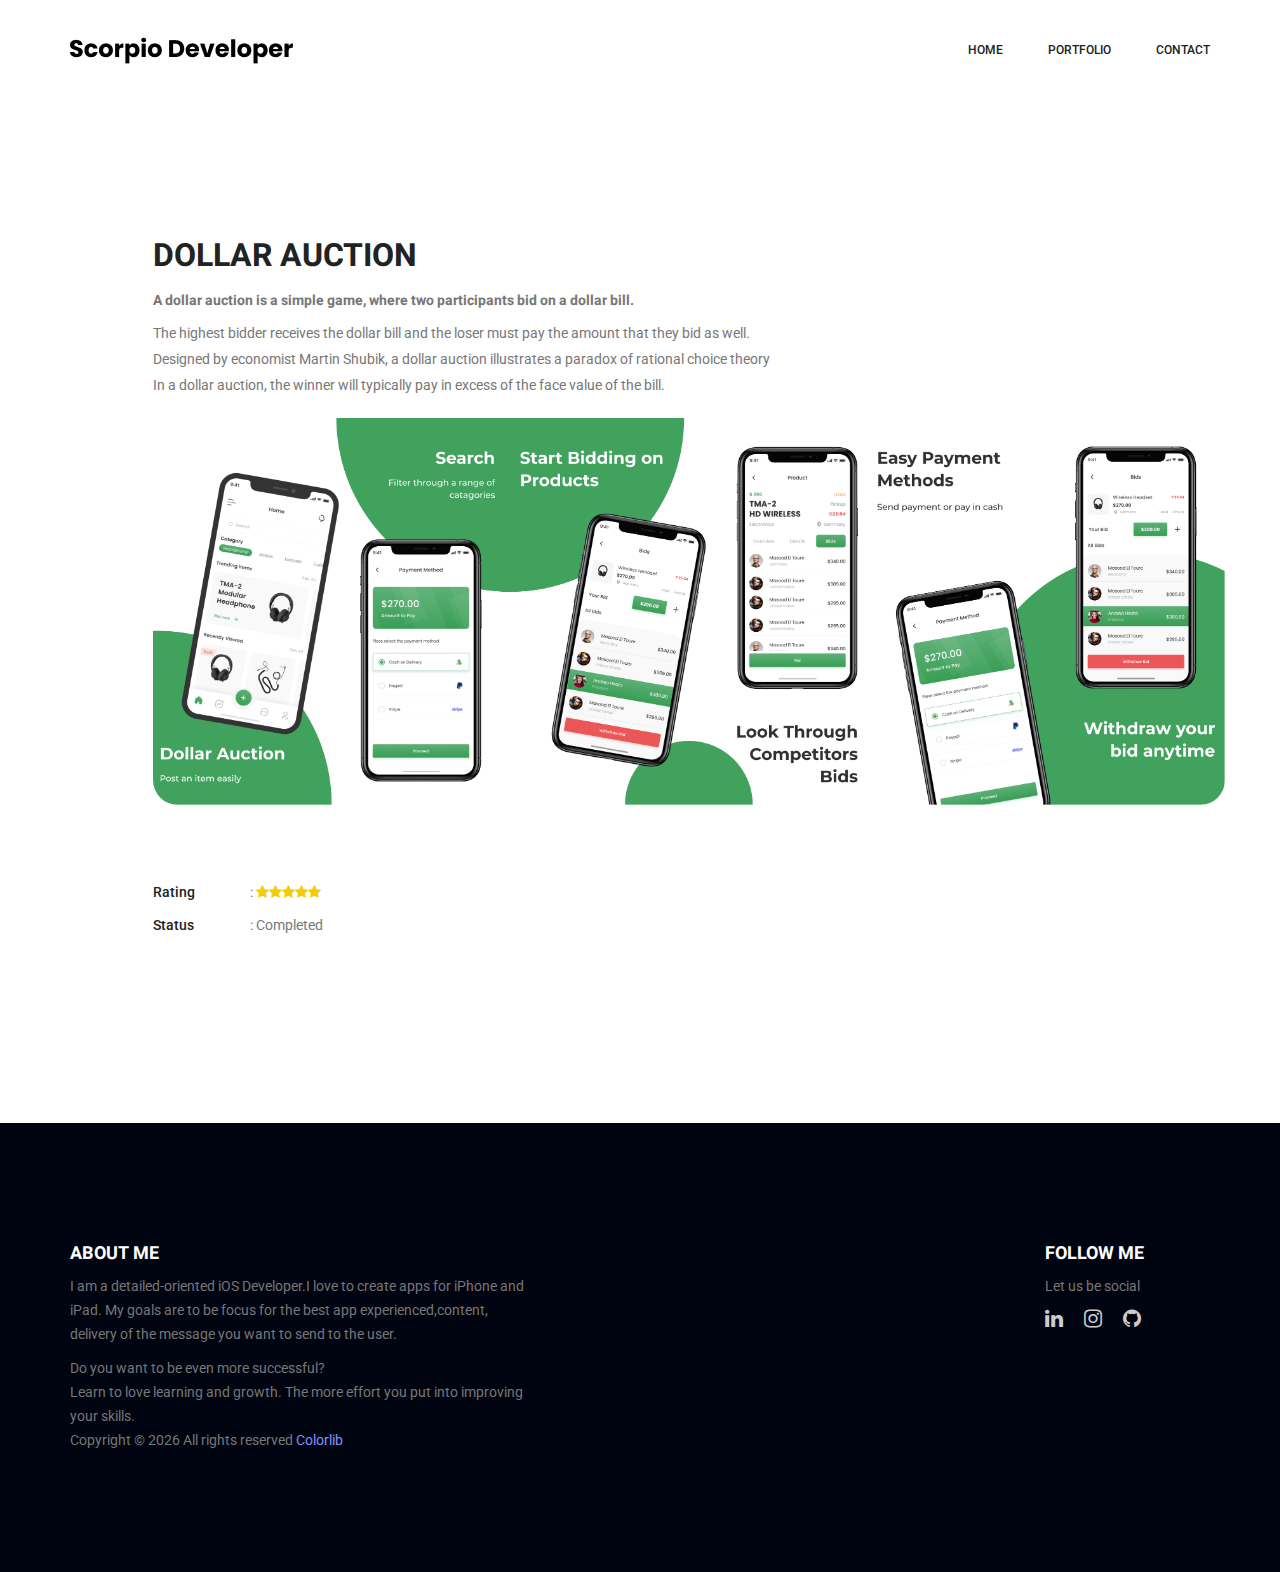
<file: DollarAuction_Detail.html>
<!doctype html>
<html lang="en">

<head>
	<!-- Required meta tags -->
	<meta charset="utf-8">
	<meta name="viewport" content="width=device-width, initial-scale=1, shrink-to-fit=no">
	<link rel="icon" href="img/S_Icon.png" type="image/png">
	<title>Scorpio Developer</title>
	<!-- Bootstrap CSS -->
	<link rel="stylesheet" href="css/bootstrap.css">
	<link rel="stylesheet" href="vendors/linericon/style.css">
	<link rel="stylesheet" href="css/font-awesome.min.css">
	<link rel="stylesheet" href="vendors/owl-carousel/owl.carousel.min.css">
	<link rel="stylesheet" href="vendors/lightbox/simpleLightbox.css">
	<link rel="stylesheet" href="vendors/nice-select/css/nice-select.css">
	<link rel="stylesheet" href="vendors/animate-css/animate.css">
	<link rel="stylesheet" href="vendors/flaticon/flaticon.css">
	<!-- main css -->
	<link rel="stylesheet" href="css/style.css">
	<link rel="stylesheet" href="css/responsive.css">
</head>

<body>

	<!--================Header Menu Area =================-->
	<header class="header_area">
		<div class="main_menu" id="mainNav">
			<nav class="navbar navbar-expand-lg navbar-light">
				<div class="container box_1620">
					<!-- Brand and toggle get grouped for better mobile display -->
					<a class="navbar-brand logo_h" href="index.html"><img src="img/logo.png" alt=""></a>
					<button class="navbar-toggler" type="button" data-toggle="collapse"
						data-target="#navbarSupportedContent" aria-controls="navbarSupportedContent"
						aria-expanded="false" aria-label="Toggle navigation">
						<span class="icon-bar"></span>
						<span class="icon-bar"></span>
						<span class="icon-bar"></span>
					</button>
					<!-- Collect the nav links, forms, and other content for toggling -->
					<div class="collapse navbar-collapse offset" id="navbarSupportedContent">
						<ul class="nav navbar-nav menu_nav ml-auto">
							<li class="nav-item active"><a class="nav-link" href="index.html">Home</a></li>
							<li class="nav-item"><a class="nav-link" href="portfolio.html">Portfolio</a></li>

							<li class="nav-item"><a class="nav-link" href="contact.html">Contact</a></li>
						</ul>
					</div>
				</div>
			</nav>
		</div>
	</header>
	<!--================Header Menu Area =================-->

	<!--================Home Banner Area =================
	<section class="banner_area">
		<div class="banner_inner d-flex align-items-center">
			<div class="overlay bg-parallax" data-stellar-ratio="0.9" data-stellar-vertical-offset="0"
				data-background=""></div>
			<div class="container">
				<div class="banner_content text-center">
					<h2>Portfolio Details</h2>
					<div class="page_link">
						<a href="index.html">Home</a>
						<a href="services.html">Portfolio</a>
						<a href="services.html">Portfolio Details</a>
					</div>

				</div>
			</div>
		</div>
	</section>
	================End Home Banner Area =================-->

	<!--================Portfolio Details Area =================-->
	<section class="portfolio_details_area p_120">
		<div class="container">
			<div class="portfolio_details_inner">
				<div class="row">

					<div>

						<div class="portfolio_right_text">
							<h4>Dollar Auction</h4>
							<h3>A dollar auction is a simple game, where two participants bid on a dollar bill.
							</h3>

							<p>The highest bidder receives the dollar bill and the loser must pay the amount that they
								bid as well.</p>
							<p>Designed by economist Martin Shubik, a dollar auction illustrates a paradox of rational
								choice theory </p>
							<p>In a dollar auction, the winner will typically pay in excess of the face value of the
								bill.</p>
							<div>
								<div class="left_img">
									<img class="img-fluid" src="img/gallery/Group 8.png" alt="">
								</div>
							</div>

							<ul class="list">
								<li><span>Rating</span>: <i class="fa fa-star"></i><i class="fa fa-star"></i><i
										class="fa fa-star"></i><i class="fa fa-star"></i><i class="fa fa-star"></i></li>
								<li><span>Status</span>: Completed</li>
							</ul>
						</div>
					</div>
				</div>

			</div>
		</div>
	</section>
	<!--================End Portfolio Details Area =================-->

	<!--================Footer Area =================-->
	<footer class="footer_area p_120">
		<div class="container">
			<div class="row footer_inner">
				<div class="col-lg-5 col-sm-6">
					<aside class="f_widget ab_widget">
						<div class="f_title">
							<h3>About Me</h3>
						</div>
						<p>I am a detailed-oriented iOS Developer.I love to create apps for iPhone and iPad. My goals
							are to be focus for the best app experienced,content, delivery of the message you want to
							send to the user.</p>
						<p>Do you want to be even more successful?</p>
						<p>Learn to love learning and growth. The more effort
							you put into improving your skills.</p>
						<p><!-- Link back to Colorlib can't be removed. Template is licensed under CC BY 3.0. -->
							Copyright &copy;
							<script>document.write(new Date().getFullYear());</script> All rights reserved
							<a href="https://colorlib.com" target="_blank">Colorlib</a>
							<!-- Link back to Colorlib can't be removed. Template is licensed under CC BY 3.0. -->
						</p>
					</aside>
				</div>
				<div class="col-lg-5 col-sm-6"></div>
				<div class="col-lg-2">
					<aside class="f_widget social_widget">
						<div class="f_title">
							<h3>Follow Me</h3>
						</div>
						<p>Let us be social</p>
						<ul class="list">
							<li><a href="https://www.linkedin.com/in/uzair-khalid-937727173"><i class="fa fa-linkedin"
										style="font-size: 1.5em;"></i></a></li>
							<li><a href="https://www.instagram.com/devolper.scorpio"><i class="fa fa-instagram"
										style="font-size: 1.5em;"></i></a>
							</li>
							<li><a href="https://github.com/UzairKhalid-crypto"><i class="fa fa-github"
										style="font-size: 1.5em;"></i></a></li>
						</ul>
					</aside>
				</div>
			</div>
		</div>
	</footer>
	<!--================End Footer Area =================-->




	<!-- Optional JavaScript -->
	<!-- jQuery first, then Popper.js, then Bootstrap JS -->
	<script src="js/jquery-3.2.1.min.js"></script>
	<script src="js/popper.js"></script>
	<script src="js/bootstrap.min.js"></script>
	<script src="js/stellar.js"></script>
	<script src="vendors/lightbox/simpleLightbox.min.js"></script>
	<script src="vendors/nice-select/js/jquery.nice-select.min.js"></script>
	<script src="vendors/isotope/imagesloaded.pkgd.min.js"></script>
	<script src="vendors/isotope/isotope-min.js"></script>
	<script src="vendors/owl-carousel/owl.carousel.min.js"></script>
	<script src="js/jquery.ajaxchimp.min.js"></script>
	<script src="js/mail-script.js"></script>
	<script src="vendors/counter-up/jquery.waypoints.min.js"></script>
	<script src="vendors/counter-up/jquery.counterup.min.js"></script>
	<script src="js/theme.js"></script>
</body>

</html>
</file>
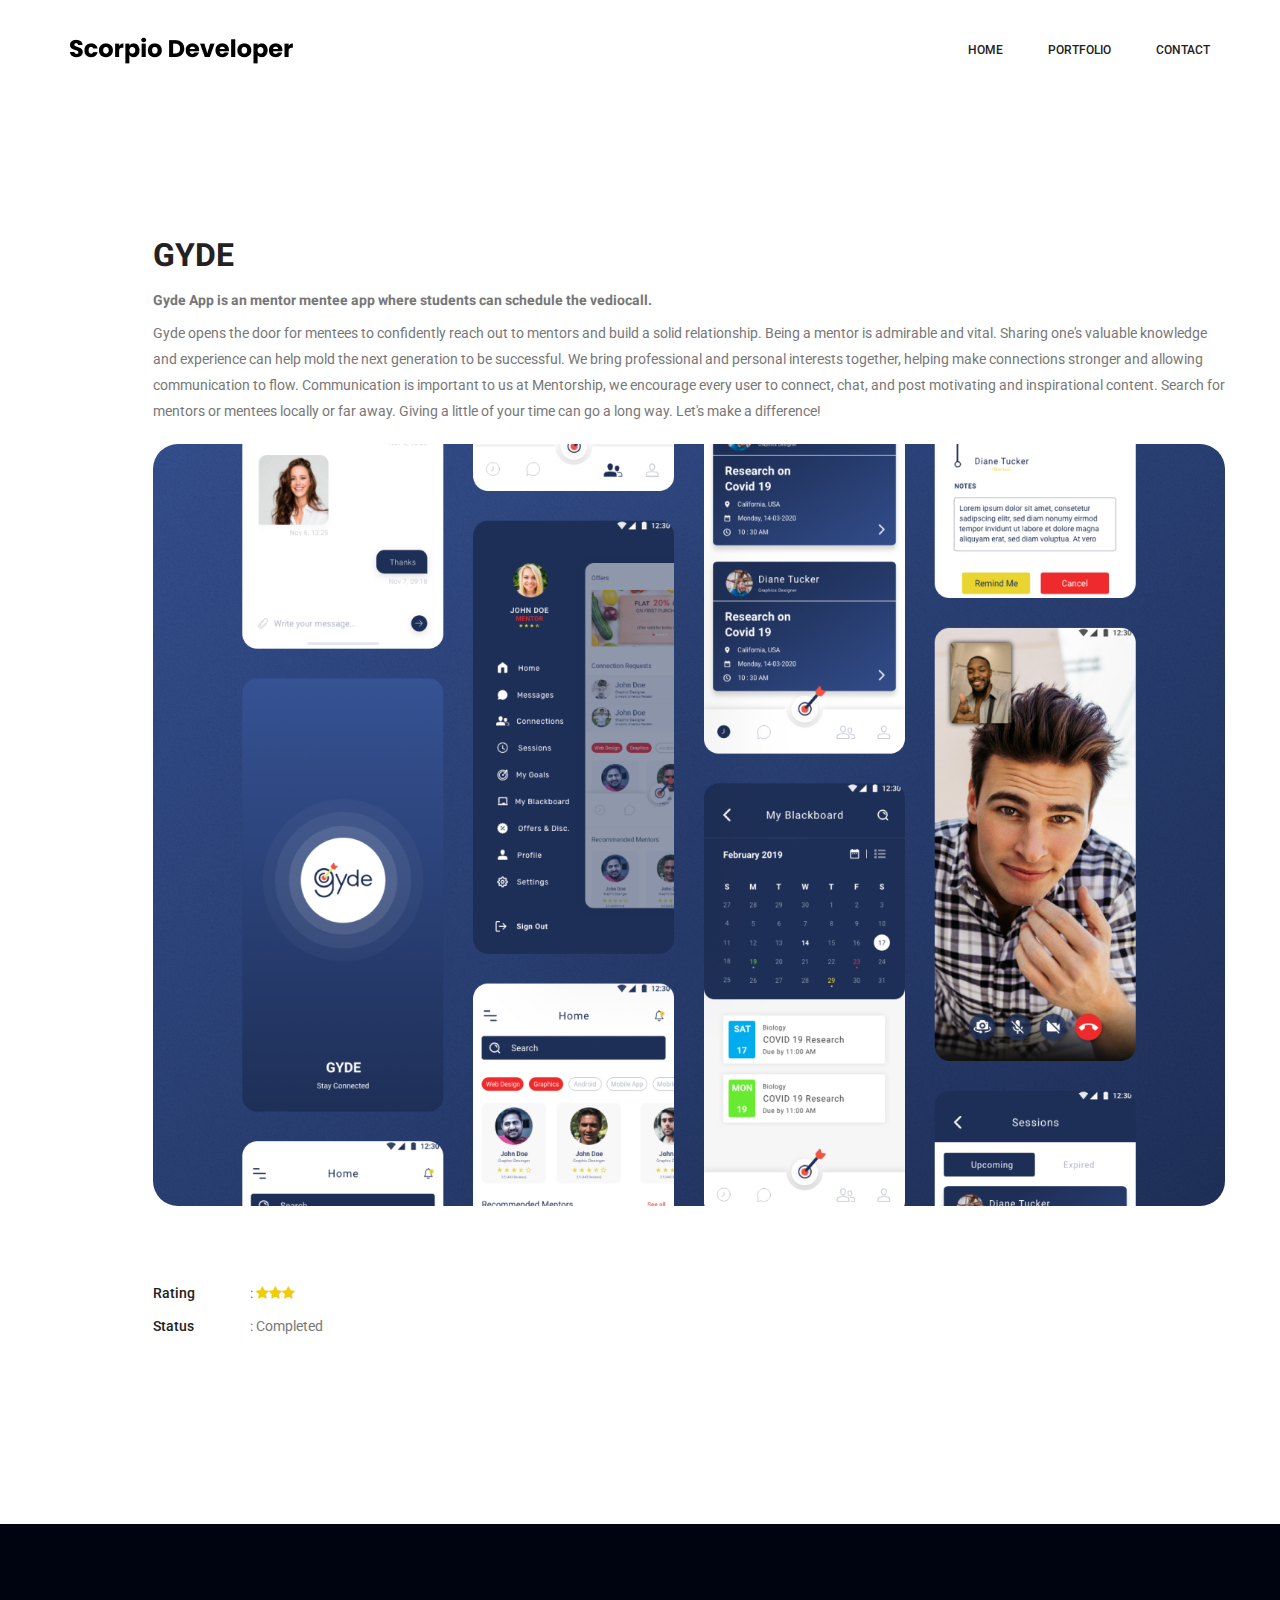
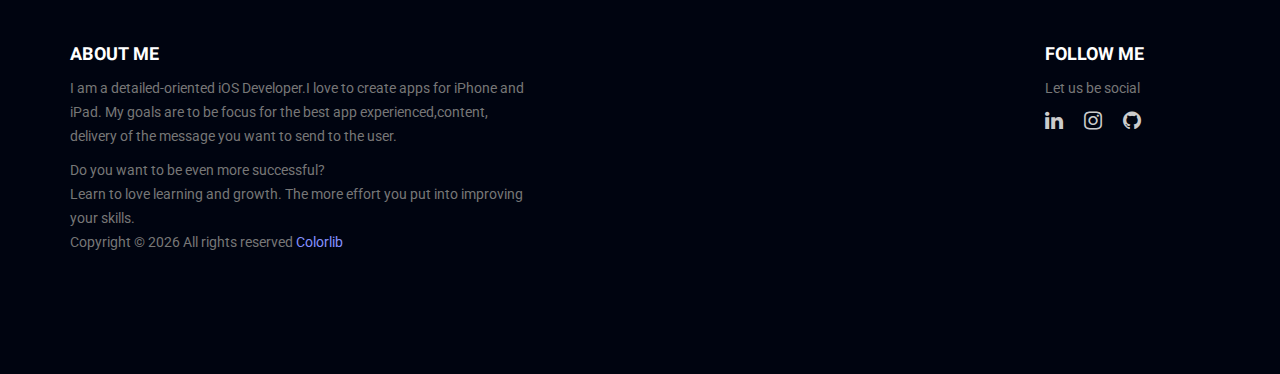
<file: gyde_Detail.html>
<!doctype html>
<html lang="en">

<head>
	<!-- Required meta tags -->
	<meta charset="utf-8">
	<meta name="viewport" content="width=device-width, initial-scale=1, shrink-to-fit=no">
	<link rel="icon" href="img/S_Icon.png" type="image/png">
	<title>Scorpio Developer</title>
	<!-- Bootstrap CSS -->
	<link rel="stylesheet" href="css/bootstrap.css">
	<link rel="stylesheet" href="vendors/linericon/style.css">
	<link rel="stylesheet" href="css/font-awesome.min.css">
	<link rel="stylesheet" href="vendors/owl-carousel/owl.carousel.min.css">
	<link rel="stylesheet" href="vendors/lightbox/simpleLightbox.css">
	<link rel="stylesheet" href="vendors/nice-select/css/nice-select.css">
	<link rel="stylesheet" href="vendors/animate-css/animate.css">
	<link rel="stylesheet" href="vendors/flaticon/flaticon.css">
	<!-- main css -->
	<link rel="stylesheet" href="css/style.css">
	<link rel="stylesheet" href="css/responsive.css">
</head>

<body>

	<!--================Header Menu Area =================-->
	<header class="header_area">
		<div class="main_menu" id="mainNav">
			<nav class="navbar navbar-expand-lg navbar-light">
				<div class="container box_1620">
					<!-- Brand and toggle get grouped for better mobile display -->
					<a class="navbar-brand logo_h" href="index.html"><img src="img/logo.png" alt=""></a>
					<button class="navbar-toggler" type="button" data-toggle="collapse"
						data-target="#navbarSupportedContent" aria-controls="navbarSupportedContent"
						aria-expanded="false" aria-label="Toggle navigation">
						<span class="icon-bar"></span>
						<span class="icon-bar"></span>
						<span class="icon-bar"></span>
					</button>
					<!-- Collect the nav links, forms, and other content for toggling -->
					<div class="collapse navbar-collapse offset" id="navbarSupportedContent">
						<ul class="nav navbar-nav menu_nav ml-auto">
							<li class="nav-item active"><a class="nav-link" href="index.html">Home</a></li>
							<li class="nav-item"><a class="nav-link" href="portfolio.html">Portfolio</a></li>

							<li class="nav-item"><a class="nav-link" href="contact.html">Contact</a></li>
						</ul>
					</div>
				</div>
			</nav>
		</div>
	</header>
	<!--================Header Menu Area =================-->

	<!--================Home Banner Area =================
	<section class="banner_area">
		<div class="banner_inner d-flex align-items-center">
			<div class="overlay bg-parallax" data-stellar-ratio="0.9" data-stellar-vertical-offset="0"
				data-background=""></div>
			<div class="container">
				<div class="banner_content text-center">
					<h2>Portfolio Details</h2>
					<div class="page_link">
						<a href="index.html">Home</a>
						<a href="services.html">Portfolio</a>
						<a href="services.html">Portfolio Details</a>
					</div>

				</div>
			</div>
		</div>
	</section>
	================End Home Banner Area =================-->

	<!--================Portfolio Details Area =================-->
	<section class="portfolio_details_area p_120">
		<div class="container">
			<div class="portfolio_details_inner">
				<div class="row">

					<div>

						<div class="portfolio_right_text">
							<h4>Gyde</h4>
							<h3>Gyde App is an mentor mentee app where students can schedule the vediocall.
							</h3>

							<p>Gyde opens the door for mentees to confidently reach out to mentors and build a
								solid relationship.
								Being a mentor is admirable and vital. Sharing one's valuable knowledge and experience
								can help mold the next generation to be successful. We bring professional and personal
								interests together, helping make connections stronger and allowing communication to
								flow. Communication is important to us at Mentorship, we encourage every user to
								connect, chat, and post motivating and inspirational content. Search for mentors or
								mentees locally or far away. Giving a little of your time can go a long way. Let's make
								a difference!
							</p>
							<div>
								<div class="left_img">
									<img class="img-fluid" src="img/gallery/Group 9.png" alt="">
								</div>
							</div>


							<ul class="list">
								<li><span>Rating</span>: <i class="fa fa-star"></i><i class="fa fa-star"></i><i
										class="fa fa-star"></i></li>

								<li><span>Status</span>: Completed</li>
							</ul>
						</div>
					</div>
				</div>

			</div>
		</div>
	</section>
	<!--================End Portfolio Details Area =================-->

	<!--================Footer Area =================-->
	<footer class="footer_area p_120">
		<div class="container">
			<div class="row footer_inner">
				<div class="col-lg-5 col-sm-6">
					<aside class="f_widget ab_widget">
						<div class="f_title">
							<h3>About Me</h3>
						</div>
						<p>I am a detailed-oriented iOS Developer.I love to create apps for iPhone and iPad. My goals
							are to be focus for the best app experienced,content, delivery of the message you want to
							send to the user.</p>
						<p>Do you want to be even more successful?</p>
						<p>Learn to love learning and growth. The more effort
							you put into improving your skills.</p>
						<p><!-- Link back to Colorlib can't be removed. Template is licensed under CC BY 3.0. -->
							Copyright &copy;
							<script>document.write(new Date().getFullYear());</script> All rights reserved
							<a href="https://colorlib.com" target="_blank">Colorlib</a>
							<!-- Link back to Colorlib can't be removed. Template is licensed under CC BY 3.0. -->
						</p>
					</aside>
				</div>
				<div class="col-lg-5 col-sm-6"></div>
				<div class="col-lg-2">
					<aside class="f_widget social_widget">
						<div class="f_title">
							<h3>Follow Me</h3>
						</div>
						<p>Let us be social</p>
						<ul class="list">
							<li><a href="https://www.linkedin.com/in/uzair-khalid-937727173"><i class="fa fa-linkedin"
										style="font-size: 1.5em;"></i></a></li>
							<li><a href="https://www.instagram.com/devolper.scorpio"><i class="fa fa-instagram"
										style="font-size: 1.5em;"></i></a>
							</li>
							<li><a href="https://github.com/UzairKhalid-crypto"><i class="fa fa-github"
										style="font-size: 1.5em;"></i></a></li>
						</ul>
					</aside>
				</div>
			</div>
		</div>
	</footer>
	<!--================End Footer Area =================-->




	<!-- Optional JavaScript -->
	<!-- jQuery first, then Popper.js, then Bootstrap JS -->
	<script src="js/jquery-3.2.1.min.js"></script>
	<script src="js/popper.js"></script>
	<script src="js/bootstrap.min.js"></script>
	<script src="js/stellar.js"></script>
	<script src="vendors/lightbox/simpleLightbox.min.js"></script>
	<script src="vendors/nice-select/js/jquery.nice-select.min.js"></script>
	<script src="vendors/isotope/imagesloaded.pkgd.min.js"></script>
	<script src="vendors/isotope/isotope-min.js"></script>
	<script src="vendors/owl-carousel/owl.carousel.min.js"></script>
	<script src="js/jquery.ajaxchimp.min.js"></script>
	<script src="js/mail-script.js"></script>
	<script src="vendors/counter-up/jquery.waypoints.min.js"></script>
	<script src="vendors/counter-up/jquery.counterup.min.js"></script>
	<script src="js/theme.js"></script>
</body>

</html>
</file>
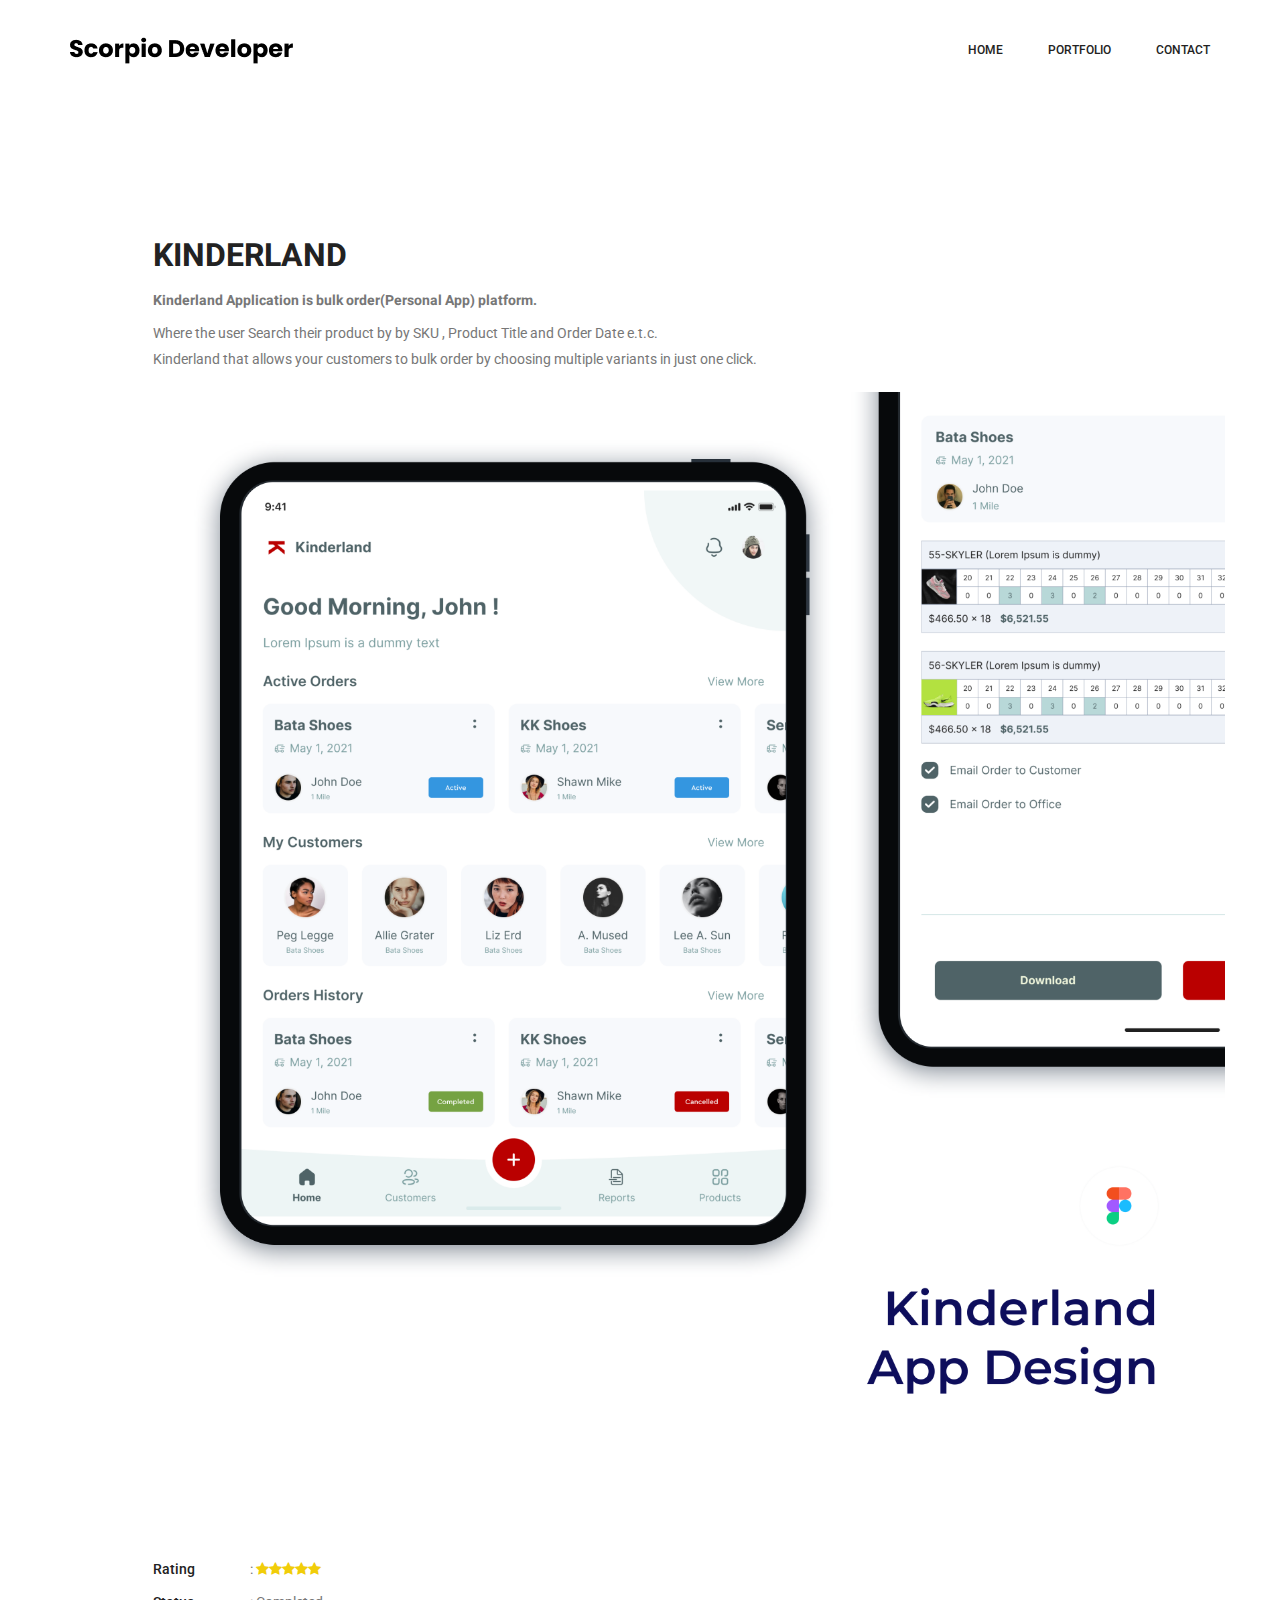
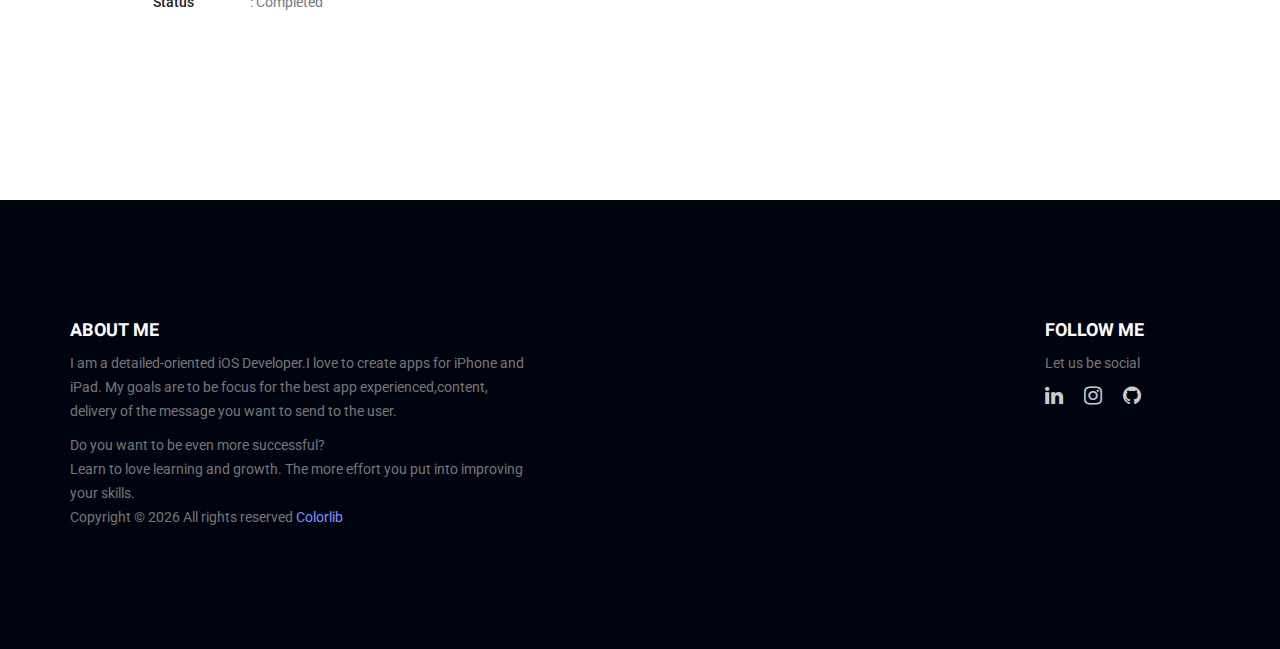
<file: Kinderland_Detail.html>
<!doctype html>
<html lang="en">

<head>
	<!-- Required meta tags -->
	<meta charset="utf-8">
	<meta name="viewport" content="width=device-width, initial-scale=1, shrink-to-fit=no">
	<link rel="icon" href="img/S_Icon.png" type="image/png">
	<title>Scorpio Developer</title>
	<!-- Bootstrap CSS -->
	<link rel="stylesheet" href="css/bootstrap.css">
	<link rel="stylesheet" href="vendors/linericon/style.css">
	<link rel="stylesheet" href="css/font-awesome.min.css">
	<link rel="stylesheet" href="vendors/owl-carousel/owl.carousel.min.css">
	<link rel="stylesheet" href="vendors/lightbox/simpleLightbox.css">
	<link rel="stylesheet" href="vendors/nice-select/css/nice-select.css">
	<link rel="stylesheet" href="vendors/animate-css/animate.css">
	<link rel="stylesheet" href="vendors/flaticon/flaticon.css">
	<!-- main css -->
	<link rel="stylesheet" href="css/style.css">
	<link rel="stylesheet" href="css/responsive.css">
</head>

<body>

	<!--================Header Menu Area =================-->
	<header class="header_area">
		<div class="main_menu" id="mainNav">
			<nav class="navbar navbar-expand-lg navbar-light">
				<div class="container box_1620">
					<!-- Brand and toggle get grouped for better mobile display -->
					<a class="navbar-brand logo_h" href="index.html"><img src="img/logo.png" alt=""></a>
					<button class="navbar-toggler" type="button" data-toggle="collapse"
						data-target="#navbarSupportedContent" aria-controls="navbarSupportedContent"
						aria-expanded="false" aria-label="Toggle navigation">
						<span class="icon-bar"></span>
						<span class="icon-bar"></span>
						<span class="icon-bar"></span>
					</button>
					<!-- Collect the nav links, forms, and other content for toggling -->
					<div class="collapse navbar-collapse offset" id="navbarSupportedContent">
						<ul class="nav navbar-nav menu_nav ml-auto">
							<li class="nav-item active"><a class="nav-link" href="index.html">Home</a></li>
							<li class="nav-item"><a class="nav-link" href="portfolio.html">Portfolio</a></li>

							<li class="nav-item"><a class="nav-link" href="contact.html">Contact</a></li>
						</ul>
					</div>
				</div>
			</nav>
		</div>
	</header>
	<!--================Header Menu Area =================-->

	<!--================Home Banner Area =================
	<section class="banner_area">
		<div class="banner_inner d-flex align-items-center">
			<div class="overlay bg-parallax" data-stellar-ratio="0.9" data-stellar-vertical-offset="0"
				data-background=""></div>
			<div class="container">
				<div class="banner_content text-center">
					<h2>Portfolio Details</h2>
					<div class="page_link">
						<a href="index.html">Home</a>
						<a href="services.html">Portfolio</a>
						<a href="services.html">Portfolio Details</a>
					</div>

				</div>
			</div>
		</div>
	</section>
	================End Home Banner Area =================-->

	<!--================Portfolio Details Area =================-->
	<section class="portfolio_details_area p_120">
		<div class="container">
			<div class="portfolio_details_inner">
				<div class="row">

					<div>

						<div class="portfolio_right_text">
							<h4>KinderLand</h4>
							<h3>Kinderland Application is bulk order(Personal App) platform.
							</h3>

							<p>Where the user Search
								their product by by SKU , Product Title and Order Date e.t.c.</p>
							<p>Kinderland that allows your customers to bulk order by choosing multiple variants in
								just one click.
							</p>

							<div>
								<div class="left_img">
									<img class="img-fluid" src="img/gallery/Group 5.png" alt="">
								</div>
							</div>

							<ul class="list">
								<li><span>Rating</span>: <i class="fa fa-star"></i><i class="fa fa-star"></i><i
										class="fa fa-star"></i><i class="fa fa-star"></i><i class="fa fa-star"></i></li>

								<li><span>Status</span>: Completed</li>
							</ul>
						</div>
					</div>
				</div>

			</div>
		</div>
	</section>
	<!--================End Portfolio Details Area =================-->

	<!--================Footer Area =================-->
	<footer class="footer_area p_120">
		<div class="container">
			<div class="row footer_inner">
				<div class="col-lg-5 col-sm-6">
					<aside class="f_widget ab_widget">
						<div class="f_title">
							<h3>About Me</h3>
						</div>
						<p>I am a detailed-oriented iOS Developer.I love to create apps for iPhone and iPad. My goals
							are to be focus for the best app experienced,content, delivery of the message you want to
							send to the user.</p>
						<p>Do you want to be even more successful?</p>
						<p>Learn to love learning and growth. The more effort
							you put into improving your skills.</p>
						<p><!-- Link back to Colorlib can't be removed. Template is licensed under CC BY 3.0. -->
							Copyright &copy;
							<script>document.write(new Date().getFullYear());</script> All rights reserved
							<a href="https://colorlib.com" target="_blank">Colorlib</a>
							<!-- Link back to Colorlib can't be removed. Template is licensed under CC BY 3.0. -->
						</p>
					</aside>
				</div>
				<div class="col-lg-5 col-sm-6"></div>
				<div class="col-lg-2">
					<aside class="f_widget social_widget">
						<div class="f_title">
							<h3>Follow Me</h3>
						</div>
						<p>Let us be social</p>
						<ul class="list">
							<li><a href="https://www.linkedin.com/in/uzair-khalid-937727173"><i class="fa fa-linkedin"
										style="font-size: 1.5em;"></i></a></li>
							<li><a href="https://www.instagram.com/devolper.scorpio"><i class="fa fa-instagram"
										style="font-size: 1.5em;"></i></a>
							</li>
							<li><a href="https://github.com/UzairKhalid-crypto"><i class="fa fa-github"
										style="font-size: 1.5em;"></i></a></li>
						</ul>
					</aside>
				</div>
			</div>
		</div>
	</footer>
	<!--================End Footer Area =================-->




	<!-- Optional JavaScript -->
	<!-- jQuery first, then Popper.js, then Bootstrap JS -->
	<script src="js/jquery-3.2.1.min.js"></script>
	<script src="js/popper.js"></script>
	<script src="js/bootstrap.min.js"></script>
	<script src="js/stellar.js"></script>
	<script src="vendors/lightbox/simpleLightbox.min.js"></script>
	<script src="vendors/nice-select/js/jquery.nice-select.min.js"></script>
	<script src="vendors/isotope/imagesloaded.pkgd.min.js"></script>
	<script src="vendors/isotope/isotope-min.js"></script>
	<script src="vendors/owl-carousel/owl.carousel.min.js"></script>
	<script src="js/jquery.ajaxchimp.min.js"></script>
	<script src="js/mail-script.js"></script>
	<script src="vendors/counter-up/jquery.waypoints.min.js"></script>
	<script src="vendors/counter-up/jquery.counterup.min.js"></script>
	<script src="js/theme.js"></script>
</body>

</html>
</file>
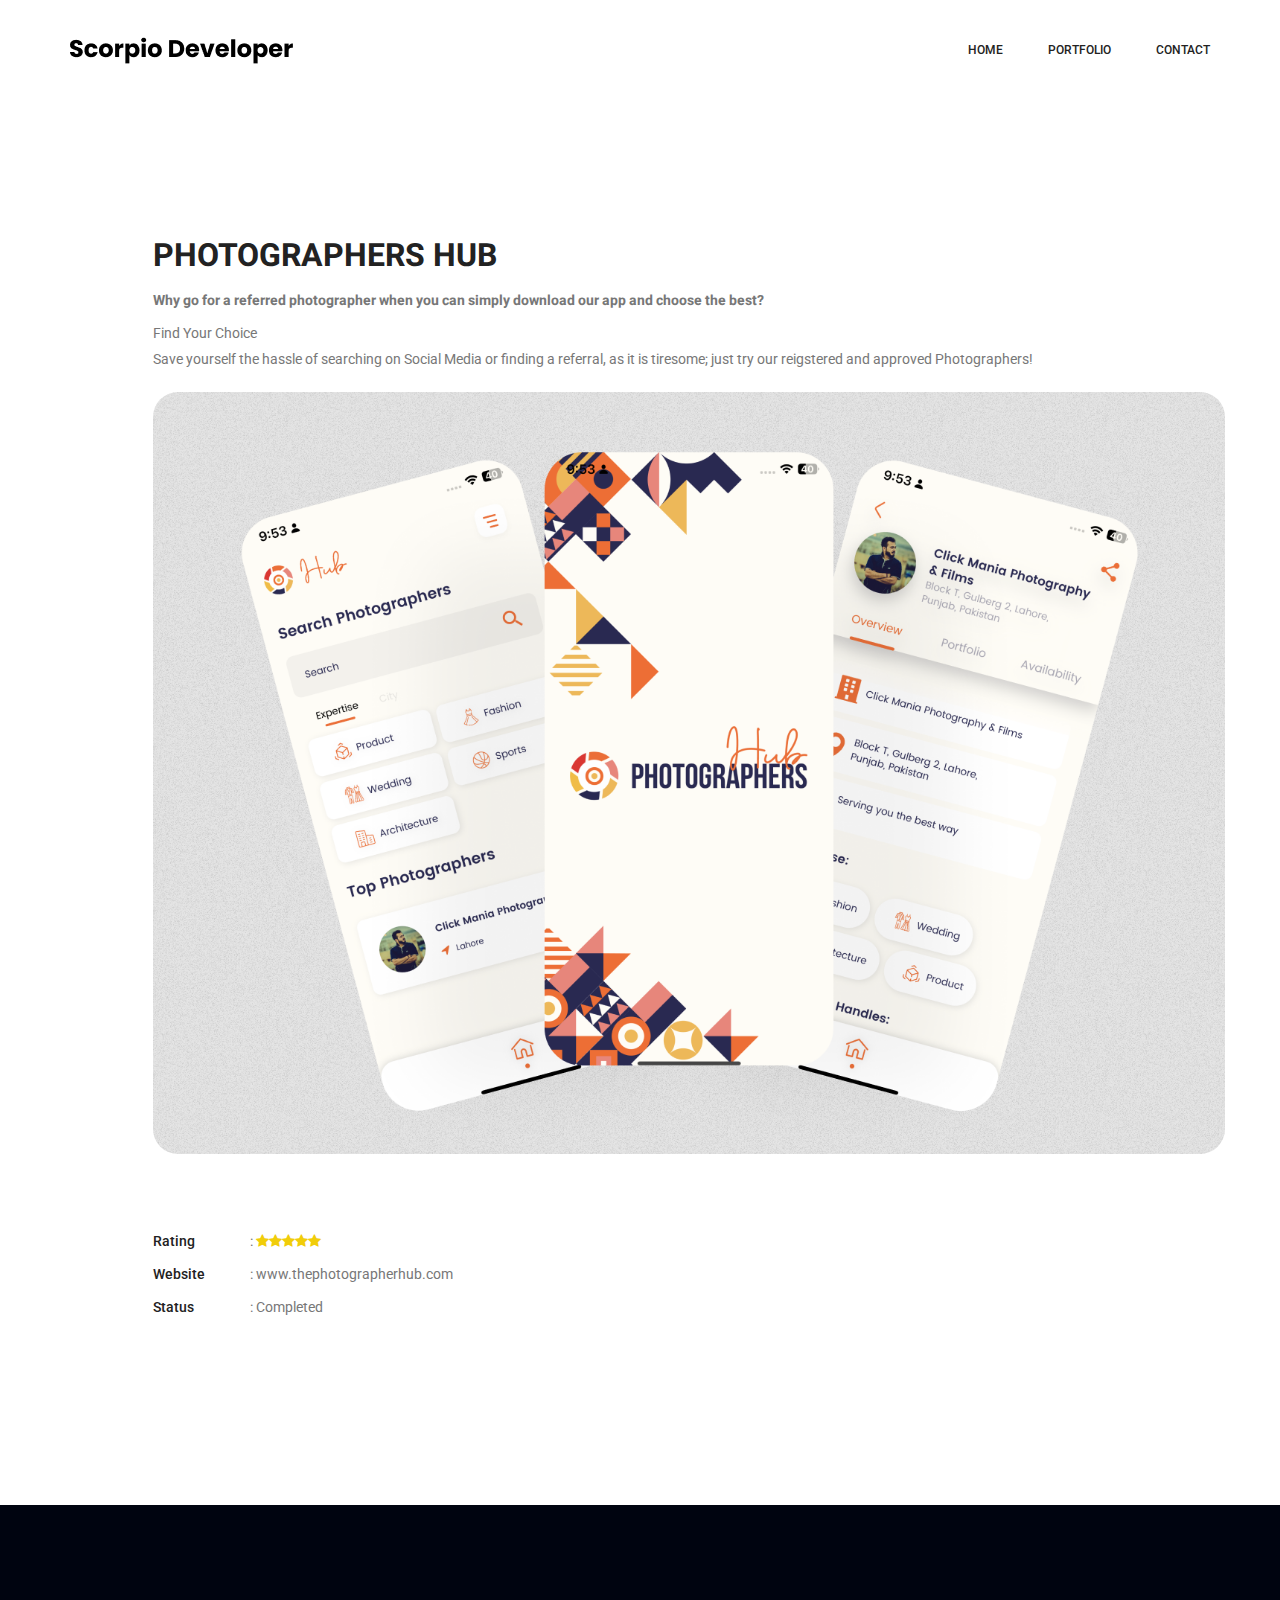
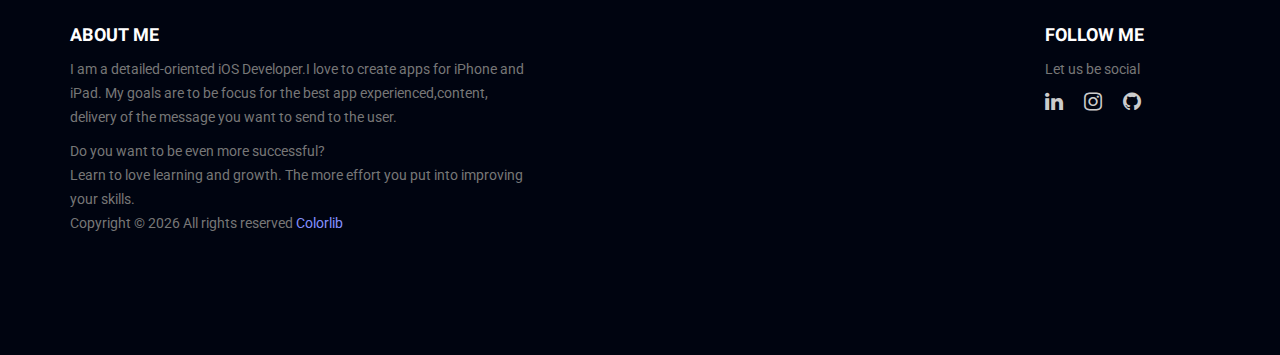
<file: Photographer_Detail.html>
<!doctype html>
<html lang="en">

<head>
	<!-- Required meta tags -->
	<meta charset="utf-8">
	<meta name="viewport" content="width=device-width, initial-scale=1, shrink-to-fit=no">
	<link rel="icon" href="img/S_Icon.png" type="image/png">
	<title>Scorpio Developer</title>
	<!-- Bootstrap CSS -->
	<link rel="stylesheet" href="css/bootstrap.css">
	<link rel="stylesheet" href="vendors/linericon/style.css">
	<link rel="stylesheet" href="css/font-awesome.min.css">
	<link rel="stylesheet" href="vendors/owl-carousel/owl.carousel.min.css">
	<link rel="stylesheet" href="vendors/lightbox/simpleLightbox.css">
	<link rel="stylesheet" href="vendors/nice-select/css/nice-select.css">
	<link rel="stylesheet" href="vendors/animate-css/animate.css">
	<link rel="stylesheet" href="vendors/flaticon/flaticon.css">
	<!-- main css -->
	<link rel="stylesheet" href="css/style.css">
	<link rel="stylesheet" href="css/responsive.css">
</head>

<body>

	<!--================Header Menu Area =================-->
	<header class="header_area">
		<div class="main_menu" id="mainNav">
			<nav class="navbar navbar-expand-lg navbar-light">
				<div class="container box_1620">
					<!-- Brand and toggle get grouped for better mobile display -->
					<a class="navbar-brand logo_h" href="index.html"><img src="img/logo.png" alt=""></a>
					<button class="navbar-toggler" type="button" data-toggle="collapse"
						data-target="#navbarSupportedContent" aria-controls="navbarSupportedContent"
						aria-expanded="false" aria-label="Toggle navigation">
						<span class="icon-bar"></span>
						<span class="icon-bar"></span>
						<span class="icon-bar"></span>
					</button>
					<!-- Collect the nav links, forms, and other content for toggling -->
					<div class="collapse navbar-collapse offset" id="navbarSupportedContent">
						<ul class="nav navbar-nav menu_nav ml-auto">
							<li class="nav-item active"><a class="nav-link" href="index.html">Home</a></li>
							<li class="nav-item"><a class="nav-link" href="portfolio.html">Portfolio</a></li>

							<li class="nav-item"><a class="nav-link" href="contact.html">Contact</a></li>
						</ul>
					</div>
				</div>
			</nav>
		</div>
	</header>
	<!--================Header Menu Area =================-->

	<!--================Home Banner Area =================
	<section class="banner_area">
		<div class="banner_inner d-flex align-items-center">
			<div class="overlay bg-parallax" data-stellar-ratio="0.9" data-stellar-vertical-offset="0"
				data-background=""></div>
			<div class="container">
				<div class="banner_content text-center">
					<h2>Portfolio Details</h2>
					<div class="page_link">
						<a href="index.html">Home</a>
						<a href="services.html">Portfolio</a>
						<a href="services.html">Portfolio Details</a>
					</div>

				</div>
			</div>
		</div>
	</section>
	================End Home Banner Area =================-->

	<!--================Portfolio Details Area =================-->
	<section class="portfolio_details_area p_120">
		<div class="container">
			<div class="portfolio_details_inner">
				<div class="row">

					<div>

						<div class="portfolio_right_text">
							<h4>Photographers Hub</h4>
							<h3>Why go for a referred photographer when you can simply download our app and choose the
								best?
							</h3>

							<p>Find Your Choice</p>
							<p>Save yourself the hassle of searching on Social Media or finding a referral, as it is
								tiresome; just try our reigstered and approved Photographers!</p>

							<div>
								<div class="left_img">
									<img class="img-fluid" src="img/gallery/Group 6.png" alt="">
								</div>
							</div>

							<ul class="list">
								<li><span>Rating</span>: <i class="fa fa-star"></i><i class="fa fa-star"></i><i
										class="fa fa-star"></i><i class="fa fa-star"></i><i class="fa fa-star"></i></li>
								<li><span>Website</span>: www.thephotographerhub.com</li>
								<li><span>Status</span>: Completed</li>
							</ul>
						</div>
					</div>
				</div>

			</div>
		</div>
	</section>
	<!--================End Portfolio Details Area =================-->

	<!--================Footer Area =================-->
	<footer class="footer_area p_120">
		<div class="container">
			<div class="row footer_inner">
				<div class="col-lg-5 col-sm-6">
					<aside class="f_widget ab_widget">
						<div class="f_title">
							<h3>About Me</h3>
						</div>
						<p>I am a detailed-oriented iOS Developer.I love to create apps for iPhone and iPad. My goals
							are to be focus for the best app experienced,content, delivery of the message you want to
							send to the user.</p>
						<p>Do you want to be even more successful?</p>
						<p>Learn to love learning and growth. The more effort
							you put into improving your skills.</p>
						<p><!-- Link back to Colorlib can't be removed. Template is licensed under CC BY 3.0. -->
							Copyright &copy;
							<script>document.write(new Date().getFullYear());</script> All rights reserved
							<a href="https://colorlib.com" target="_blank">Colorlib</a>
							<!-- Link back to Colorlib can't be removed. Template is licensed under CC BY 3.0. -->
						</p>
					</aside>
				</div>
				<div class="col-lg-5 col-sm-6"></div>
				<div class="col-lg-2">
					<aside class="f_widget social_widget">
						<div class="f_title">
							<h3>Follow Me</h3>
						</div>
						<p>Let us be social</p>
						<ul class="list">
							<li><a href="https://www.linkedin.com/in/uzair-khalid-937727173"><i class="fa fa-linkedin"
										style="font-size: 1.5em;"></i></a></li>
							<li><a href="https://www.instagram.com/devolper.scorpio"><i class="fa fa-instagram"
										style="font-size: 1.5em;"></i></a>
							</li>
							<li><a href="https://github.com/UzairKhalid-crypto"><i class="fa fa-github"
										style="font-size: 1.5em;"></i></a></li>
						</ul>
					</aside>
				</div>
			</div>
		</div>
	</footer>
	<!--================End Footer Area =================-->




	<!-- Optional JavaScript -->
	<!-- jQuery first, then Popper.js, then Bootstrap JS -->
	<script src="js/jquery-3.2.1.min.js"></script>
	<script src="js/popper.js"></script>
	<script src="js/bootstrap.min.js"></script>
	<script src="js/stellar.js"></script>
	<script src="vendors/lightbox/simpleLightbox.min.js"></script>
	<script src="vendors/nice-select/js/jquery.nice-select.min.js"></script>
	<script src="vendors/isotope/imagesloaded.pkgd.min.js"></script>
	<script src="vendors/isotope/isotope-min.js"></script>
	<script src="vendors/owl-carousel/owl.carousel.min.js"></script>
	<script src="js/jquery.ajaxchimp.min.js"></script>
	<script src="js/mail-script.js"></script>
	<script src="vendors/counter-up/jquery.waypoints.min.js"></script>
	<script src="vendors/counter-up/jquery.counterup.min.js"></script>
	<script src="js/theme.js"></script>
</body>

</html>
</file>
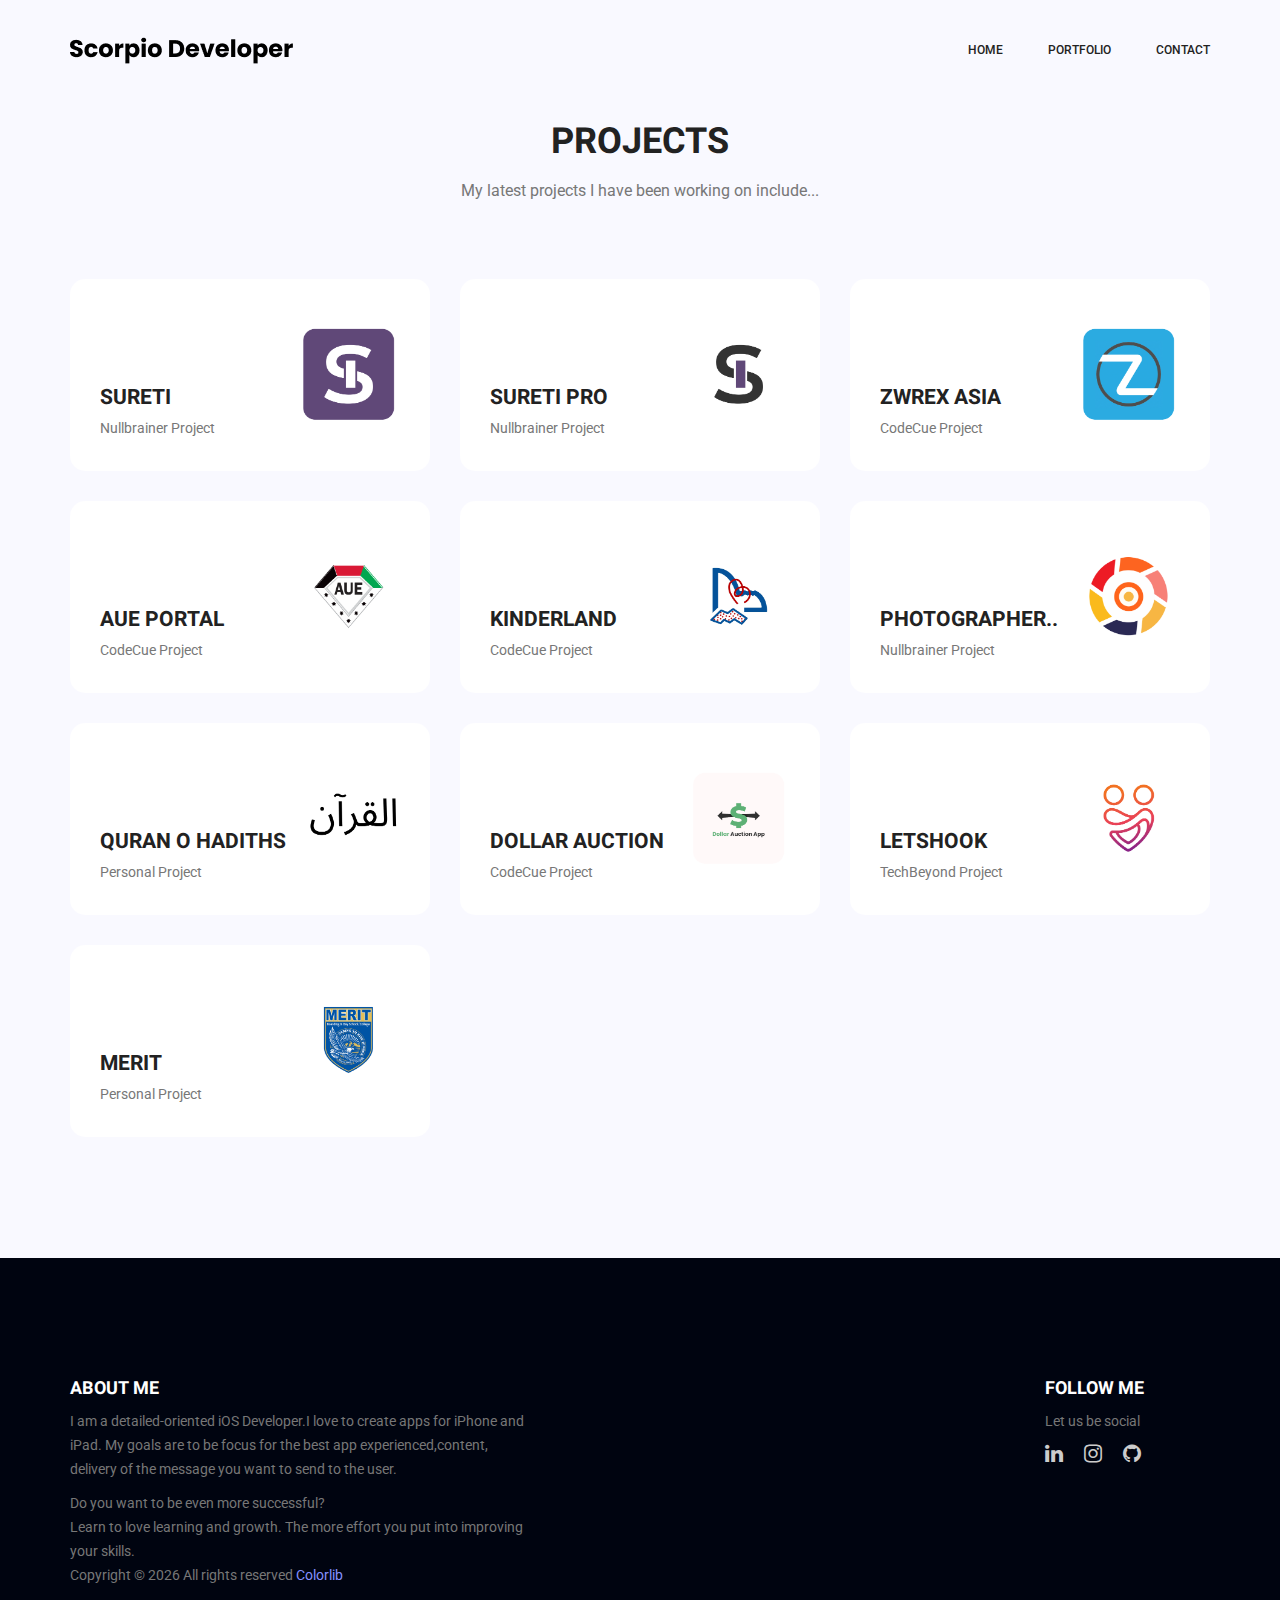
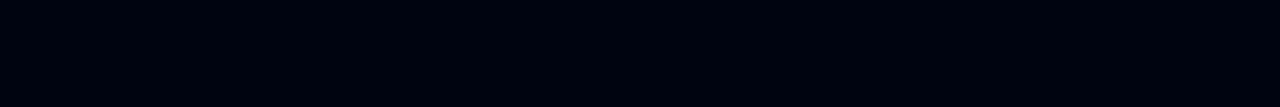
<file: portfolio.html>
<!doctype html>
<html lang="en">

<head>
	<!-- Required meta tags -->
	<meta charset="utf-8">
	<meta name="viewport" content="width=device-width, initial-scale=1, shrink-to-fit=no">
	<link rel="icon" href="img/S_Icon.png" type="image/png">
	<title>Scorpio Developer</title>
	<!-- Bootstrap CSS -->
	<link rel="stylesheet" href="css/bootstrap.css">
	<link rel="stylesheet" href="vendors/linericon/style.css">
	<link rel="stylesheet" href="css/font-awesome.min.css">
	<link rel="stylesheet" href="vendors/owl-carousel/owl.carousel.min.css">
	<link rel="stylesheet" href="vendors/lightbox/simpleLightbox.css">
	<link rel="stylesheet" href="vendors/nice-select/css/nice-select.css">
	<link rel="stylesheet" href="vendors/animate-css/animate.css">
	<link rel="stylesheet" href="vendors/flaticon/flaticon.css">
	<!-- main css -->
	<link rel="stylesheet" href="css/style.css">
	<link rel="stylesheet" href="css/responsive.css">
</head>

<body>
	<!--================Header Menu Area =================-->
	<header class="header_area">
		<div class="main_menu" id="mainNav">
			<nav class="navbar navbar-expand-lg navbar-light">
				<div class="container box_1620">
					<!-- Brand and toggle get grouped for better mobile display -->
					<a class="navbar-brand logo_h" href="index.html"><img src="img/logo.png" alt=""></a>
					<button class="navbar-toggler" type="button" data-toggle="collapse"
						data-target="#navbarSupportedContent" aria-controls="navbarSupportedContent"
						aria-expanded="false" aria-label="Toggle navigation">
						<span class="icon-bar"></span>
						<span class="icon-bar"></span>
						<span class="icon-bar"></span>
					</button>
					<!-- Collect the nav links, forms, and other content for toggling -->
					<div class="collapse navbar-collapse offset" id="navbarSupportedContent">
						<ul class="nav navbar-nav menu_nav ml-auto">
							<li class="nav-item active"><a class="nav-link" href="index.html">Home</a></li>
							<li class="nav-item"><a class="nav-link" href="portfolio.html">Portfolio</a></li>

							<li class="nav-item"><a class="nav-link" href="contact.html">Contact</a></li>
						</ul>
					</div>
				</div>
			</nav>
		</div>
	</header>
	<!--================Header Menu Area =================-->

	<!-- ================Home Banner Area =================-->
	<!-- <section class="banner_area">
		<div class="banner_inner d-flex align-items-center">
			<div class="overlay bg-parallax" data-stellar-ratio="0.9" data-stellar-vertical-offset="0"
				data-background=""></div>
			<div class="container">
				<div class="banner_content text-center">
					<h2>Portfolio</h2>
					<div class="page_link">
						<a href="index.html">Home</a>
						<a href="portfolio.html">Portfolio</a>
					</div>

				</div>
			</div>
		</div>
	</section> -->
	<!--================End Home Banner Area ================= -->

	<!--================Projects Area =================-->
	<section class="projects_area p_120">
		<div class="container">
			<div class="main_title">
				<h2>Projects</h2>
				<p>My latest projects I have been working on include...</p>
			</div>
			<!-- <div class="projects_fillter">
				<ul class="filter list">
					<li class="active" data-filter="*"><a href="#">All Categories</a></li>
					<li data-filter=".brand"><a href="#">Finance</a></li>
					<li data-filter=".work"><a href="#">Creative Work </a></li>
					<li data-filter=".web"><a href="#">Web Design</a></li>
				</ul>
			</div> -->
			<div class="projects_inner row">
				<div class="col-lg-4 col-sm-6 brand web">
					<div class="projects_item">
						<img class="img-fluid" src="img/projects/projects-1.png" alt="">
						<div class="projects_text">
							<a href="Sureti_Detail.html">
								<h4>Sureti</h4>
							</a>
							<p>Nullbrainer Project</p>
						</div>
					</div>
				</div>
				<div class="col-lg-4 col-sm-6 brand work">
					<div class="projects_item">
						<img class="img-fluid" src="img/projects/projects-2.png" alt="">
						<div class="projects_text">
							<a href="Sureti_Detail Pro.html">
								<h4>Sureti Pro</h4>
							</a>
							<p>Nullbrainer Project</p>
						</div>
					</div>
				</div>
				<div class="col-lg-4 col-sm-6 work">
					<div class="projects_item">
						<img class="img-fluid" src="img/projects/projects-3.png" alt="">
						<div class="projects_text">
							<a href="Zwrex_Detail.html">
								<h4>Zwrex Asia</h4>
							</a>
							<p>CodeCue Project</p>
						</div>
					</div>
				</div>
				<div class="col-lg-4 col-sm-6 brand web">
					<div class="projects_item">
						<img class="img-fluid" src="img/projects/projects-4.png" alt="">
						<div class="projects_text">
							<a href="AUE_Detail.html">
								<h4>AUE Portal</h4>
							</a>
							<p>CodeCue Project</p>
						</div>
					</div>
				</div>
				<div class="col-lg-4 col-sm-6 brand work">
					<div class="projects_item">
						<img class="img-fluid" src="img/projects/projects-5.png" alt="">
						<div class="projects_text">
							<a href="Kinderland_Detail.html">
								<h4>KinderLand</h4>
							</a>
							<p>CodeCue Project</p>
						</div>
					</div>
				</div>
				<div class="col-lg-4 col-sm-6 brand work web">
					<div class="projects_item">
						<img class="img-fluid" src="img/projects/projects-6.png" alt="">
						<div class="projects_text">
							<a href="Photographer_Detail.html">
								<h4>Photographer..</h4>
							</a>
							<p>Nullbrainer Project</p>
						</div>
					</div>
				</div>
				<div class="col-lg-4 col-sm-6 brand work web">
					<div class="projects_item">
						<img class="img-fluid" src="img/projects/projects-7.png" alt="">
						<div class="projects_text">
							<a href="Quran o Hadiths Detail.html">
								<h4>Quran o Hadiths</h4>
							</a>
							<p>Personal Project</p>
						</div>
					</div>
				</div>
				<div class="col-lg-4 col-sm-6 brand work web">
					<div class="projects_item">
						<img class="img-fluid" src="img/projects/projects-8.png" alt="">
						<div class="projects_text">
							<a href="DollarAuction_Detail.html">
								<h4>Dollar Auction</h4>
							</a>
							<p>CodeCue Project</p>
						</div>
					</div>
				</div>

				<div class="col-lg-4 col-sm-6 brand work web">
					<div class="projects_item">
						<img class="img-fluid" src="img/projects/projects-10.png" alt="">
						<div class="projects_text">
							<a href="Letshook_Detail.html">
								<h4>letshook</h4>
							</a>
							<p>TechBeyond Project</p>
						</div>
					</div>
				</div>
				<div class="col-lg-4 col-sm-6 brand work web">
					<div class="projects_item">
						<img class="img-fluid" src="img/projects/projects-11.png" alt="">
						<div class="projects_text">
							<a href="Merit_Detail.html">
								<h4>Merit</h4>
							</a>
							<p>Personal Project</p>
						</div>
					</div>
				</div>

			</div>
		</div>
	</section>
	<!--================End Projects Area =================-->

	<!--================Footer Area =================-->
	<footer class="footer_area p_120">
		<div class="container">
			<div class="row footer_inner">
				<div class="col-lg-5 col-sm-6">
					<aside class="f_widget ab_widget">
						<div class="f_title">
							<h3>About Me</h3>
						</div>
						<p>I am a detailed-oriented iOS Developer.I love to create apps for iPhone and iPad. My goals
							are to be focus for the best app experienced,content, delivery of the message you want to
							send to the user.</p>
						<p>Do you want to be even more successful?</p>
						<p>Learn to love learning and growth. The more effort
							you put into improving your skills.</p>
						<p><!-- Link back to Colorlib can't be removed. Template is licensed under CC BY 3.0. -->
							Copyright &copy;
							<script>document.write(new Date().getFullYear());</script> All rights reserved
							<a href="https://colorlib.com" target="_blank">Colorlib</a>
							<!-- Link back to Colorlib can't be removed. Template is licensed under CC BY 3.0. -->
						</p>
					</aside>
				</div>
				<div class="col-lg-5 col-sm-6"></div>
				<div class="col-lg-2">
					<aside class="f_widget social_widget">
						<div class="f_title">
							<h3>Follow Me</h3>
						</div>
						<p>Let us be social</p>
						<ul class="list">
							<li><a href="https://www.linkedin.com/in/uzair-khalid-937727173"><i class="fa fa-linkedin"
										style="font-size: 1.5em;"></i></a></li>
							<li><a href="https://www.instagram.com/devolper.scorpio"><i class="fa fa-instagram"
										style="font-size: 1.5em;"></i></a>
							</li>
							<li><a href="https://github.com/UzairKhalid-crypto"><i class="fa fa-github"
										style="font-size: 1.5em;"></i></a></li>
						</ul>
					</aside>
				</div>
			</div>
		</div>
	</footer>
	<!--================End Footer Area =================-->




	<!-- Optional JavaScript -->
	<!-- jQuery first, then Popper.js, then Bootstrap JS -->
	<script src="js/jquery-3.2.1.min.js"></script>
	<script src="js/popper.js"></script>
	<script src="js/bootstrap.min.js"></script>
	<script src="js/stellar.js"></script>
	<script src="vendors/lightbox/simpleLightbox.min.js"></script>
	<script src="vendors/nice-select/js/jquery.nice-select.min.js"></script>
	<script src="vendors/isotope/imagesloaded.pkgd.min.js"></script>
	<script src="vendors/isotope/isotope-min.js"></script>
	<script src="vendors/owl-carousel/owl.carousel.min.js"></script>
	<script src="js/jquery.ajaxchimp.min.js"></script>
	<script src="js/mail-script.js"></script>
	<script src="vendors/counter-up/jquery.waypoints.min.js"></script>
	<script src="vendors/counter-up/jquery.counterup.min.js"></script>
	<script src="js/theme.js"></script>
</body>

</html>
</file>
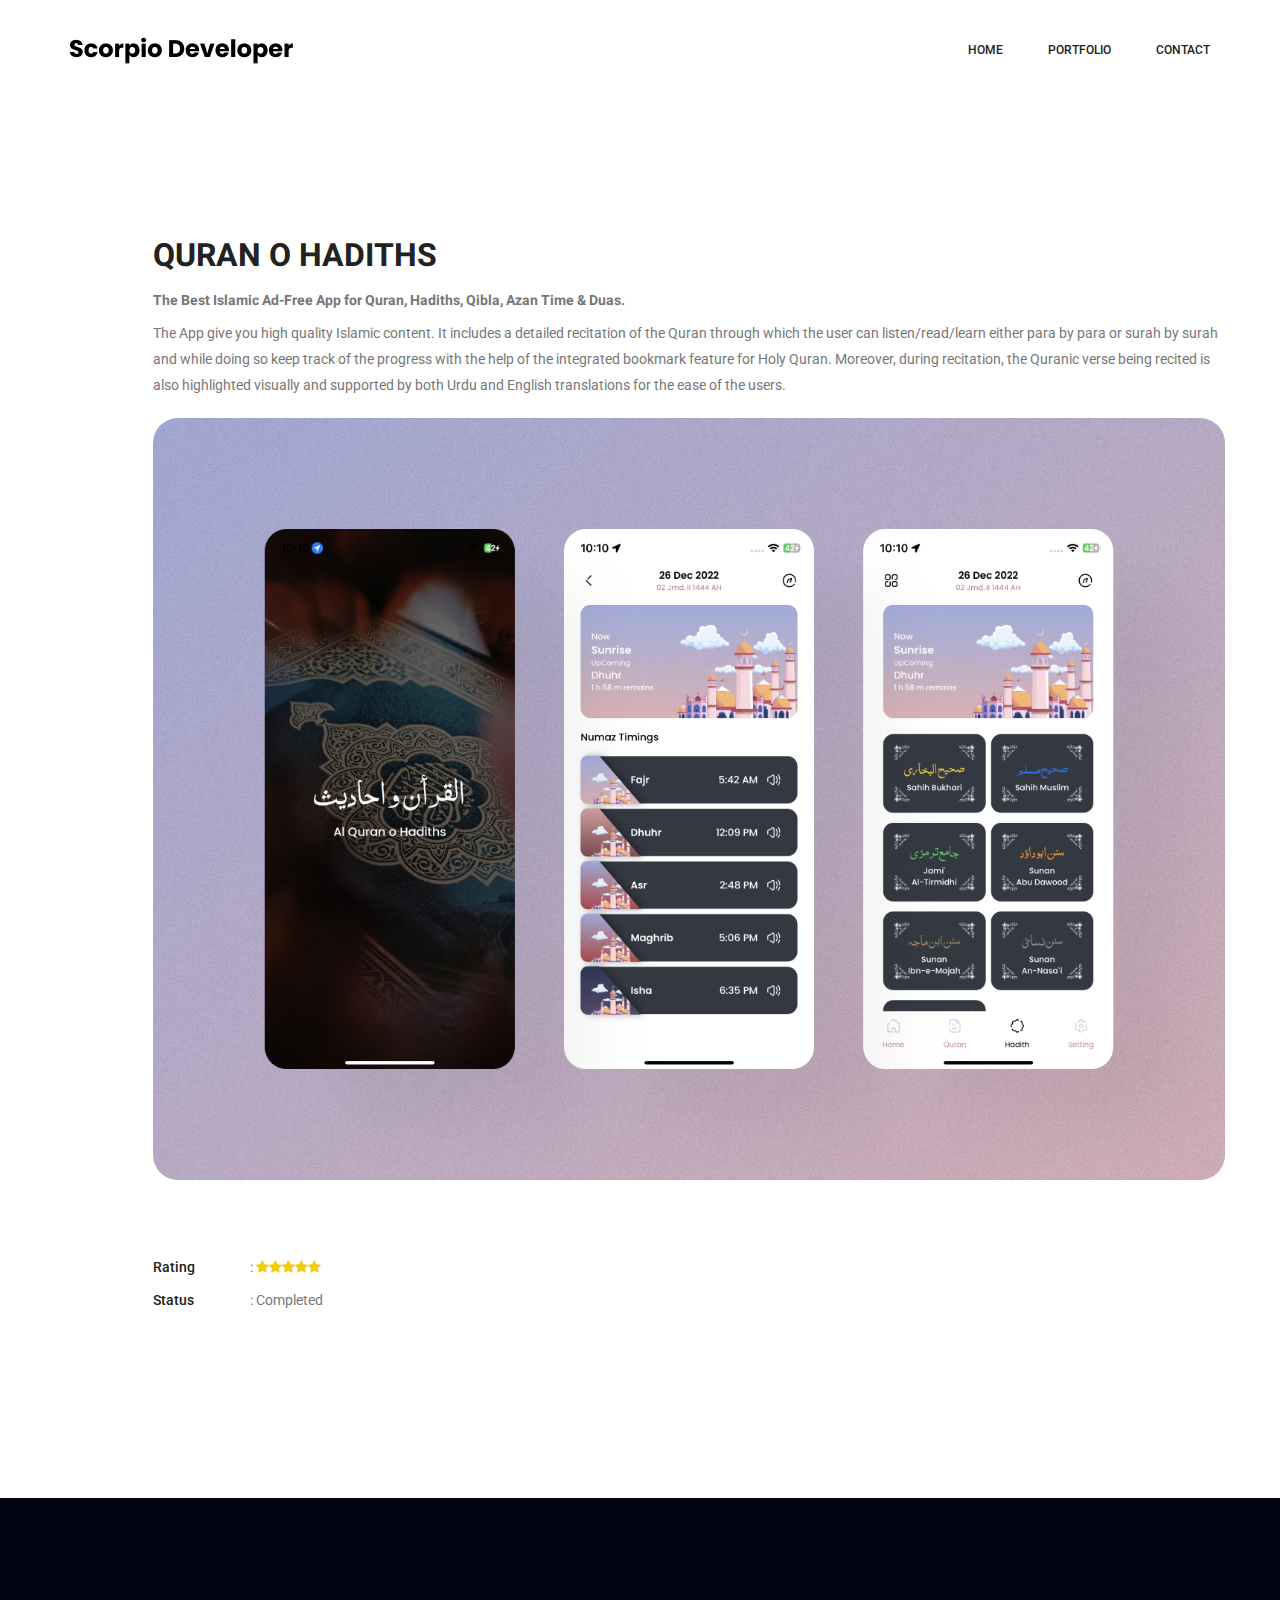
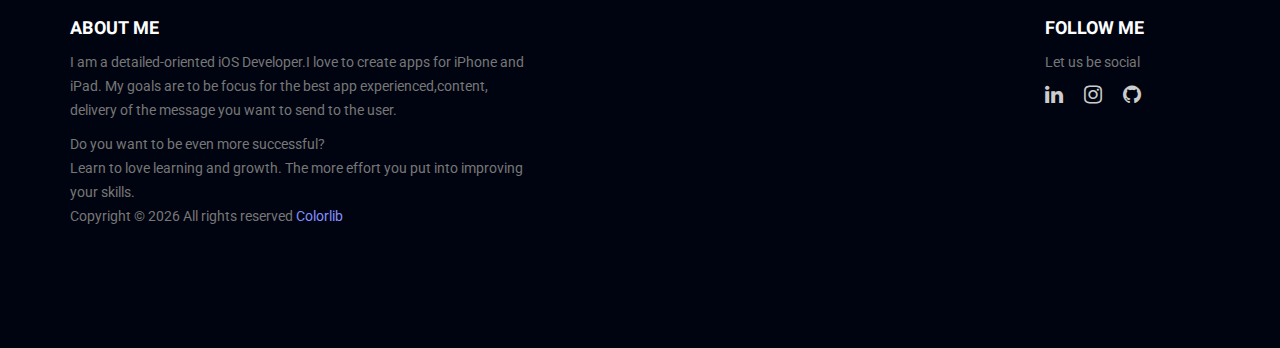
<file: Quran o Hadiths Detail.html>
<!doctype html>
<html lang="en">

<head>
	<!-- Required meta tags -->
	<meta charset="utf-8">
	<meta name="viewport" content="width=device-width, initial-scale=1, shrink-to-fit=no">
	<link rel="icon" href="img/S_Icon.png" type="image/png">
	<title>Scorpio Developer</title>
	<!-- Bootstrap CSS -->
	<link rel="stylesheet" href="css/bootstrap.css">
	<link rel="stylesheet" href="vendors/linericon/style.css">
	<link rel="stylesheet" href="css/font-awesome.min.css">
	<link rel="stylesheet" href="vendors/owl-carousel/owl.carousel.min.css">
	<link rel="stylesheet" href="vendors/lightbox/simpleLightbox.css">
	<link rel="stylesheet" href="vendors/nice-select/css/nice-select.css">
	<link rel="stylesheet" href="vendors/animate-css/animate.css">
	<link rel="stylesheet" href="vendors/flaticon/flaticon.css">
	<!-- main css -->
	<link rel="stylesheet" href="css/style.css">
	<link rel="stylesheet" href="css/responsive.css">
</head>

<body>

	<!--================Header Menu Area =================-->
	<header class="header_area">
		<div class="main_menu" id="mainNav">
			<nav class="navbar navbar-expand-lg navbar-light">
				<div class="container box_1620">
					<!-- Brand and toggle get grouped for better mobile display -->
					<a class="navbar-brand logo_h" href="index.html"><img src="img/logo.png" alt=""></a>
					<button class="navbar-toggler" type="button" data-toggle="collapse"
						data-target="#navbarSupportedContent" aria-controls="navbarSupportedContent"
						aria-expanded="false" aria-label="Toggle navigation">
						<span class="icon-bar"></span>
						<span class="icon-bar"></span>
						<span class="icon-bar"></span>
					</button>
					<!-- Collect the nav links, forms, and other content for toggling -->
					<div class="collapse navbar-collapse offset" id="navbarSupportedContent">
						<ul class="nav navbar-nav menu_nav ml-auto">
							<li class="nav-item active"><a class="nav-link" href="index.html">Home</a></li>
							<li class="nav-item"><a class="nav-link" href="portfolio.html">Portfolio</a></li>

							<li class="nav-item"><a class="nav-link" href="contact.html">Contact</a></li>
						</ul>
					</div>
				</div>
			</nav>
		</div>
	</header>
	<!--================Header Menu Area =================-->

	<!--================Home Banner Area =================
	<section class="banner_area">
		<div class="banner_inner d-flex align-items-center">
			<div class="overlay bg-parallax" data-stellar-ratio="0.9" data-stellar-vertical-offset="0"
				data-background=""></div>
			<div class="container">
				<div class="banner_content text-center">
					<h2>Portfolio Details</h2>
					<div class="page_link">
						<a href="index.html">Home</a>
						<a href="services.html">Portfolio</a>
						<a href="services.html">Portfolio Details</a>
					</div>

				</div>
			</div>
		</div>
	</section>
	================End Home Banner Area =================-->

	<!--================Portfolio Details Area =================-->
	<section class="portfolio_details_area p_120">
		<div class="container">
			<div class="portfolio_details_inner">
				<div class="row">

					<div>

						<div class="portfolio_right_text">
							<h4>Quran o Hadiths</h4>
							<h3>The Best Islamic Ad-Free App for Quran, Hadiths, Qibla, Azan Time & Duas.
							</h3>

							<p>The App give you high quality Islamic content. It includes a detailed recitation of the
								Quran through
								which the user can listen/read/learn either para by para or surah by surah and while
								doing so keep track of the progress with the help of the integrated bookmark feature for
								Holy Quran. Moreover, during recitation, the Quranic verse being recited is also
								highlighted visually and supported by both Urdu and English translations for the ease of
								the users.</p>

							<div>
								<div class="left_img">
									<img class="img-fluid" src="img/gallery/Group 7.png" alt="">
								</div>
							</div>

							<ul class="list">
								<li><span>Rating</span>: <i class="fa fa-star"></i><i class="fa fa-star"></i><i
										class="fa fa-star"></i><i class="fa fa-star"></i><i class="fa fa-star"></i></li>
								<li><span>Status</span>: Completed</li>
							</ul>
						</div>
					</div>
				</div>

			</div>
		</div>
	</section>
	<!--================End Portfolio Details Area =================-->

	<!--================Footer Area =================-->
	<footer class="footer_area p_120">
		<div class="container">
			<div class="row footer_inner">
				<div class="col-lg-5 col-sm-6">
					<aside class="f_widget ab_widget">
						<div class="f_title">
							<h3>About Me</h3>
						</div>
						<p>I am a detailed-oriented iOS Developer.I love to create apps for iPhone and iPad. My goals
							are to be focus for the best app experienced,content, delivery of the message you want to
							send to the user.</p>
						<p>Do you want to be even more successful?</p>
						<p>Learn to love learning and growth. The more effort
							you put into improving your skills.</p>
						<p><!-- Link back to Colorlib can't be removed. Template is licensed under CC BY 3.0. -->
							Copyright &copy;
							<script>document.write(new Date().getFullYear());</script> All rights reserved
							<a href="https://colorlib.com" target="_blank">Colorlib</a>
							<!-- Link back to Colorlib can't be removed. Template is licensed under CC BY 3.0. -->
						</p>
					</aside>
				</div>
				<div class="col-lg-5 col-sm-6"></div>
				<div class="col-lg-2">
					<aside class="f_widget social_widget">
						<div class="f_title">
							<h3>Follow Me</h3>
						</div>
						<p>Let us be social</p>
						<ul class="list">
							<li><a href="https://www.linkedin.com/in/uzair-khalid-937727173"><i class="fa fa-linkedin"
										style="font-size: 1.5em;"></i></a></li>
							<li><a href="https://www.instagram.com/devolper.scorpio"><i class="fa fa-instagram"
										style="font-size: 1.5em;"></i></a>
							</li>
							<li><a href="https://github.com/UzairKhalid-crypto"><i class="fa fa-github"
										style="font-size: 1.5em;"></i></a></li>
						</ul>
					</aside>
				</div>
			</div>
		</div>
	</footer>
	<!--================End Footer Area =================-->




	<!-- Optional JavaScript -->
	<!-- jQuery first, then Popper.js, then Bootstrap JS -->
	<script src="js/jquery-3.2.1.min.js"></script>
	<script src="js/popper.js"></script>
	<script src="js/bootstrap.min.js"></script>
	<script src="js/stellar.js"></script>
	<script src="vendors/lightbox/simpleLightbox.min.js"></script>
	<script src="vendors/nice-select/js/jquery.nice-select.min.js"></script>
	<script src="vendors/isotope/imagesloaded.pkgd.min.js"></script>
	<script src="vendors/isotope/isotope-min.js"></script>
	<script src="vendors/owl-carousel/owl.carousel.min.js"></script>
	<script src="js/jquery.ajaxchimp.min.js"></script>
	<script src="js/mail-script.js"></script>
	<script src="vendors/counter-up/jquery.waypoints.min.js"></script>
	<script src="vendors/counter-up/jquery.counterup.min.js"></script>
	<script src="js/theme.js"></script>
</body>

</html>
</file>
<file: vendors/linericon/style.css>
@font-face {
	font-family: 'Linearicons-Free';
	src:url('fonts/Linearicons-Free.eot?w118d');
	src:url('fonts/Linearicons-Free.eot?#iefixw118d') format('embedded-opentype'),
		url('fonts/Linearicons-Free.woff2?w118d') format('woff2'),
		url('fonts/Linearicons-Free.woff?w118d') format('woff'),
		url('fonts/Linearicons-Free.ttf?w118d') format('truetype'),
		url('fonts/Linearicons-Free.svg?w118d#Linearicons-Free') format('svg');
	font-weight: normal;
	font-style: normal;
}

.lnr {
	font-family: 'Linearicons-Free';
	speak: none;
	font-style: normal;
	font-weight: normal;
	font-variant: normal;
	text-transform: none;
	line-height: 1;

	/* Better Font Rendering =========== */
	-webkit-font-smoothing: antialiased;
	-moz-osx-font-smoothing: grayscale;
}

.lnr-home:before {
	content: "\e800";
}
.lnr-apartment:before {
	content: "\e801";
}
.lnr-pencil:before {
	content: "\e802";
}
.lnr-magic-wand:before {
	content: "\e803";
}
.lnr-drop:before {
	content: "\e804";
}
.lnr-lighter:before {
	content: "\e805";
}
.lnr-poop:before {
	content: "\e806";
}
.lnr-sun:before {
	content: "\e807";
}
.lnr-moon:before {
	content: "\e808";
}
.lnr-cloud:before {
	content: "\e809";
}
.lnr-cloud-upload:before {
	content: "\e80a";
}
.lnr-cloud-download:before {
	content: "\e80b";
}
.lnr-cloud-sync:before {
	content: "\e80c";
}
.lnr-cloud-check:before {
	content: "\e80d";
}
.lnr-database:before {
	content: "\e80e";
}
.lnr-lock:before {
	content: "\e80f";
}
.lnr-cog:before {
	content: "\e810";
}
.lnr-trash:before {
	content: "\e811";
}
.lnr-dice:before {
	content: "\e812";
}
.lnr-heart:before {
	content: "\e813";
}
.lnr-star:before {
	content: "\e814";
}
.lnr-star-half:before {
	content: "\e815";
}
.lnr-star-empty:before {
	content: "\e816";
}
.lnr-flag:before {
	content: "\e817";
}
.lnr-envelope:before {
	content: "\e818";
}
.lnr-paperclip:before {
	content: "\e819";
}
.lnr-inbox:before {
	content: "\e81a";
}
.lnr-eye:before {
	content: "\e81b";
}
.lnr-printer:before {
	content: "\e81c";
}
.lnr-file-empty:before {
	content: "\e81d";
}
.lnr-file-add:before {
	content: "\e81e";
}
.lnr-enter:before {
	content: "\e81f";
}
.lnr-exit:before {
	content: "\e820";
}
.lnr-graduation-hat:before {
	content: "\e821";
}
.lnr-license:before {
	content: "\e822";
}
.lnr-music-note:before {
	content: "\e823";
}
.lnr-film-play:before {
	content: "\e824";
}
.lnr-camera-video:before {
	content: "\e825";
}
.lnr-camera:before {
	content: "\e826";
}
.lnr-picture:before {
	content: "\e827";
}
.lnr-book:before {
	content: "\e828";
}
.lnr-bookmark:before {
	content: "\e829";
}
.lnr-user:before {
	content: "\e82a";
}
.lnr-users:before {
	content: "\e82b";
}
.lnr-shirt:before {
	content: "\e82c";
}
.lnr-store:before {
	content: "\e82d";
}
.lnr-cart:before {
	content: "\e82e";
}
.lnr-tag:before {
	content: "\e82f";
}
.lnr-phone-handset:before {
	content: "\e830";
}
.lnr-phone:before {
	content: "\e831";
}
.lnr-pushpin:before {
	content: "\e832";
}
.lnr-map-marker:before {
	content: "\e833";
}
.lnr-map:before {
	content: "\e834";
}
.lnr-location:before {
	content: "\e835";
}
.lnr-calendar-full:before {
	content: "\e836";
}
.lnr-keyboard:before {
	content: "\e837";
}
.lnr-spell-check:before {
	content: "\e838";
}
.lnr-screen:before {
	content: "\e839";
}
.lnr-smartphone:before {
	content: "\e83a";
}
.lnr-tablet:before {
	content: "\e83b";
}
.lnr-laptop:before {
	content: "\e83c";
}
.lnr-laptop-phone:before {
	content: "\e83d";
}
.lnr-power-switch:before {
	content: "\e83e";
}
.lnr-bubble:before {
	content: "\e83f";
}
.lnr-heart-pulse:before {
	content: "\e840";
}
.lnr-construction:before {
	content: "\e841";
}
.lnr-pie-chart:before {
	content: "\e842";
}
.lnr-chart-bars:before {
	content: "\e843";
}
.lnr-gift:before {
	content: "\e844";
}
.lnr-diamond:before {
	content: "\e845";
}
.lnr-linearicons:before {
	content: "\e846";
}
.lnr-dinner:before {
	content: "\e847";
}
.lnr-coffee-cup:before {
	content: "\e848";
}
.lnr-leaf:before {
	content: "\e849";
}
.lnr-paw:before {
	content: "\e84a";
}
.lnr-rocket:before {
	content: "\e84b";
}
.lnr-briefcase:before {
	content: "\e84c";
}
.lnr-bus:before {
	content: "\e84d";
}
.lnr-car:before {
	content: "\e84e";
}
.lnr-train:before {
	content: "\e84f";
}
.lnr-bicycle:before {
	content: "\e850";
}
.lnr-wheelchair:before {
	content: "\e851";
}
.lnr-select:before {
	content: "\e852";
}
.lnr-earth:before {
	content: "\e853";
}
.lnr-smile:before {
	content: "\e854";
}
.lnr-sad:before {
	content: "\e855";
}
.lnr-neutral:before {
	content: "\e856";
}
.lnr-mustache:before {
	content: "\e857";
}
.lnr-alarm:before {
	content: "\e858";
}
.lnr-bullhorn:before {
	content: "\e859";
}
.lnr-volume-high:before {
	content: "\e85a";
}
.lnr-volume-medium:before {
	content: "\e85b";
}
.lnr-volume-low:before {
	content: "\e85c";
}
.lnr-volume:before {
	content: "\e85d";
}
.lnr-mic:before {
	content: "\e85e";
}
.lnr-hourglass:before {
	content: "\e85f";
}
.lnr-undo:before {
	content: "\e860";
}
.lnr-redo:before {
	content: "\e861";
}
.lnr-sync:before {
	content: "\e862";
}
.lnr-history:before {
	content: "\e863";
}
.lnr-clock:before {
	content: "\e864";
}
.lnr-download:before {
	content: "\e865";
}
.lnr-upload:before {
	content: "\e866";
}
.lnr-enter-down:before {
	content: "\e867";
}
.lnr-exit-up:before {
	content: "\e868";
}
.lnr-bug:before {
	content: "\e869";
}
.lnr-code:before {
	content: "\e86a";
}
.lnr-link:before {
	content: "\e86b";
}
.lnr-unlink:before {
	content: "\e86c";
}
.lnr-thumbs-up:before {
	content: "\e86d";
}
.lnr-thumbs-down:before {
	content: "\e86e";
}
.lnr-magnifier:before {
	content: "\e86f";
}
.lnr-cross:before {
	content: "\e870";
}
.lnr-menu:before {
	content: "\e871";
}
.lnr-list:before {
	content: "\e872";
}
.lnr-chevron-up:before {
	content: "\e873";
}
.lnr-chevron-down:before {
	content: "\e874";
}
.lnr-chevron-left:before {
	content: "\e875";
}
.lnr-chevron-right:before {
	content: "\e876";
}
.lnr-arrow-up:before {
	content: "\e877";
}
.lnr-arrow-down:before {
	content: "\e878";
}
.lnr-arrow-left:before {
	content: "\e879";
}
.lnr-arrow-right:before {
	content: "\e87a";
}
.lnr-move:before {
	content: "\e87b";
}
.lnr-warning:before {
	content: "\e87c";
}
.lnr-question-circle:before {
	content: "\e87d";
}
.lnr-menu-circle:before {
	content: "\e87e";
}
.lnr-checkmark-circle:before {
	content: "\e87f";
}
.lnr-cross-circle:before {
	content: "\e880";
}
.lnr-plus-circle:before {
	content: "\e881";
}
.lnr-circle-minus:before {
	content: "\e882";
}
.lnr-arrow-up-circle:before {
	content: "\e883";
}
.lnr-arrow-down-circle:before {
	content: "\e884";
}
.lnr-arrow-left-circle:before {
	content: "\e885";
}
.lnr-arrow-right-circle:before {
	content: "\e886";
}
.lnr-chevron-up-circle:before {
	content: "\e887";
}
.lnr-chevron-down-circle:before {
	content: "\e888";
}
.lnr-chevron-left-circle:before {
	content: "\e889";
}
.lnr-chevron-right-circle:before {
	content: "\e88a";
}
.lnr-crop:before {
	content: "\e88b";
}
.lnr-frame-expand:before {
	content: "\e88c";
}
.lnr-frame-contract:before {
	content: "\e88d";
}
.lnr-layers:before {
	content: "\e88e";
}
.lnr-funnel:before {
	content: "\e88f";
}
.lnr-text-format:before {
	content: "\e890";
}
.lnr-text-format-remove:before {
	content: "\e891";
}
.lnr-text-size:before {
	content: "\e892";
}
.lnr-bold:before {
	content: "\e893";
}
.lnr-italic:before {
	content: "\e894";
}
.lnr-underline:before {
	content: "\e895";
}
.lnr-strikethrough:before {
	content: "\e896";
}
.lnr-highlight:before {
	content: "\e897";
}
.lnr-text-align-left:before {
	content: "\e898";
}
.lnr-text-align-center:before {
	content: "\e899";
}
.lnr-text-align-right:before {
	content: "\e89a";
}
.lnr-text-align-justify:before {
	content: "\e89b";
}
.lnr-line-spacing:before {
	content: "\e89c";
}
.lnr-indent-increase:before {
	content: "\e89d";
}
.lnr-indent-decrease:before {
	content: "\e89e";
}
.lnr-pilcrow:before {
	content: "\e89f";
}
.lnr-direction-ltr:before {
	content: "\e8a0";
}
.lnr-direction-rtl:before {
	content: "\e8a1";
}
.lnr-page-break:before {
	content: "\e8a2";
}
.lnr-sort-alpha-asc:before {
	content: "\e8a3";
}
.lnr-sort-amount-asc:before {
	content: "\e8a4";
}
.lnr-hand:before {
	content: "\e8a5";
}
.lnr-pointer-up:before {
	content: "\e8a6";
}
.lnr-pointer-right:before {
	content: "\e8a7";
}
.lnr-pointer-down:before {
	content: "\e8a8";
}
.lnr-pointer-left:before {
	content: "\e8a9";
}
</file>
<file: vendors/nice-select/css/nice-select.css>
.nice-select {
  -webkit-tap-highlight-color: transparent;
  background-color: #fff;
  border-radius: 5px;
  border: solid 1px #e8e8e8;
  box-sizing: border-box;
  clear: both;
  cursor: pointer;
  display: block;
  float: left;
  font-family: inherit;
  font-size: 14px;
  font-weight: normal;
  height: 42px;
  line-height: 40px;
  outline: none;
  padding-left: 18px;
  padding-right: 30px;
  position: relative;
  text-align: left !important;
  -webkit-transition: all 0.2s ease-in-out;
  transition: all 0.2s ease-in-out;
  -webkit-user-select: none;
     -moz-user-select: none;
      -ms-user-select: none;
          user-select: none;
  white-space: nowrap;
  width: auto; }
  .nice-select:hover {
    border-color: #dbdbdb; }
  .nice-select:active, .nice-select.open, .nice-select:focus {
    border-color: #999; }
  .nice-select:after {
    border-bottom: 2px solid #999;
    border-right: 2px solid #999;
    content: '';
    display: block;
    height: 5px;
    margin-top: -4px;
    pointer-events: none;
    position: absolute;
    right: 12px;
    top: 50%;
    -webkit-transform-origin: 66% 66%;
        -ms-transform-origin: 66% 66%;
            transform-origin: 66% 66%;
    -webkit-transform: rotate(45deg);
        -ms-transform: rotate(45deg);
            transform: rotate(45deg);
    -webkit-transition: all 0.15s ease-in-out;
    transition: all 0.15s ease-in-out;
    width: 5px; }
  .nice-select.open:after {
    -webkit-transform: rotate(-135deg);
        -ms-transform: rotate(-135deg);
            transform: rotate(-135deg); }
  .nice-select.open .list {
    opacity: 1;
    pointer-events: auto;
    -webkit-transform: scale(1) translateY(0);
        -ms-transform: scale(1) translateY(0);
            transform: scale(1) translateY(0); }
  .nice-select.disabled {
    border-color: #ededed;
    color: #999;
    pointer-events: none; }
    .nice-select.disabled:after {
      border-color: #cccccc; }
  .nice-select.wide {
    width: 100%; }
    .nice-select.wide .list {
      left: 0 !important;
      right: 0 !important; }
  .nice-select.right {
    float: right; }
    .nice-select.right .list {
      left: auto;
      right: 0; }
  .nice-select.small {
    font-size: 12px;
    height: 36px;
    line-height: 34px; }
    .nice-select.small:after {
      height: 4px;
      width: 4px; }
    .nice-select.small .option {
      line-height: 34px;
      min-height: 34px; }
  .nice-select .list {
    background-color: #fff;
    border-radius: 5px;
    box-shadow: 0 0 0 1px rgba(68, 68, 68, 0.11);
    box-sizing: border-box;
    margin-top: 4px;
    opacity: 0;
    overflow: hidden;
    padding: 0;
    pointer-events: none;
    position: absolute;
    top: 100%;
    left: 0;
    -webkit-transform-origin: 50% 0;
        -ms-transform-origin: 50% 0;
            transform-origin: 50% 0;
    -webkit-transform: scale(0.75) translateY(-21px);
        -ms-transform: scale(0.75) translateY(-21px);
            transform: scale(0.75) translateY(-21px);
    -webkit-transition: all 0.2s cubic-bezier(0.5, 0, 0, 1.25), opacity 0.15s ease-out;
    transition: all 0.2s cubic-bezier(0.5, 0, 0, 1.25), opacity 0.15s ease-out;
    z-index: 9; }
    .nice-select .list:hover .option:not(:hover) {
      background-color: transparent !important; }
  .nice-select .option {
    cursor: pointer;
    font-weight: 400;
    line-height: 40px;
    list-style: none;
    min-height: 40px;
    outline: none;
    padding-left: 18px;
    padding-right: 29px;
    text-align: left;
    -webkit-transition: all 0.2s;
    transition: all 0.2s; }
    .nice-select .option:hover, .nice-select .option.focus, .nice-select .option.selected.focus {
      background-color: #f6f6f6; }
    .nice-select .option.selected {
      font-weight: bold; }
    .nice-select .option.disabled {
      background-color: transparent;
      color: #999;
      cursor: default; }

.no-csspointerevents .nice-select .list {
  display: none; }

.no-csspointerevents .nice-select.open .list {
  display: block; }
</file>
<file: vendors/flaticon/flaticon.css>
/*
  	Flaticon icon font: Flaticon
  	Creation date: 26/06/2018 17:19
  	*/

@font-face {
  font-family: "Flaticon";
  src: url("./Flaticon.eot");
  src: url("./Flaticon.eot?#iefix") format("embedded-opentype"),
       url("./Flaticon.woff") format("woff"),
       url("./Flaticon.ttf") format("truetype"),
       url("./Flaticon.svg#Flaticon") format("svg");
  font-weight: normal;
  font-style: normal;
}

@media screen and (-webkit-min-device-pixel-ratio:0) {
  @font-face {
    font-family: "Flaticon";
    src: url("./Flaticon.svg#Flaticon") format("svg");
  }
}

[class^="flaticon-"]:before, [class*=" flaticon-"]:before,
[class^="flaticon-"]:after, [class*=" flaticon-"]:after {   
  font-family: Flaticon;
        font-size: 20px;
font-style: normal;
margin-left: 20px;
}

.flaticon-skyline:before { content: "\f100"; }
.flaticon-sketch:before { content: "\f101"; }
.flaticon-city:before { content: "\f102"; }
</file>
<file: css/style.css>
/*----------------------------------------------------
@File: Default Styles
@Author: Rocky Ahmed
@URL: http://wethemez.com
Author E-mail: rockybd1995@gmail.com

This file contains the styling for the actual theme, this
is the file you need to edit to change the look of the
theme.
---------------------------------------------------- */
/*=====================================================================
@Template Name: HostHub Construction 
@Author: Rocky Ahmed
@Developed By: Rocky Ahmed
@Developer URL: http://rocky.wethemez.com
Author E-mail: rockybd1995@gmail.com

@Default Styles

Table of Content:
01/ Variables
02/ predefin
03/ header
04/ button
05/ banner
06/ breadcrumb
07/ about
08/ team
09/ project 
10/ price 
11/ team 
12/ blog 
13/ video  
14/ features  
15/ career  
16/ contact 
17/ footer

=====================================================================*/
/*----------------------------------------------------*/
/*font Variables*/
/*Color Variables*/
/*=================== fonts ====================*/
@import url("https://fonts.googleapis.com/css?family=Heebo:300,400,500,700|Roboto:300,400,500,700");

/*---------------------------------------------------- */
/*----------------------------------------------------*/
.list {
  list-style: none;
  margin: 0px;
  padding: 0px;
}

a {
  text-decoration: none;
  transition: all 0.3s ease-in-out;
}

a:hover,
a:focus {
  text-decoration: none;
  outline: none;
}

.row.m0 {
  margin: 0px;
}

body {
  line-height: 26px;
  font-size: 16px;
  font-family: "Roboto", sans-serif;
  font-weight: normal;
  color: #777777;
}

h1,
h2,
h3,
h4,
h5,
h6 {
  font-family: "Heebo", sans-serif;
  font-weight: bold;
}

button:focus {
  outline: none;
  box-shadow: none;
}

.p_120 {
  padding-top: 120px;
  padding-bottom: 120px;
}

.pad_top {
  padding-top: 120px;
}

.pad_btm {
  padding-bottom: 120px;
}

.mt-25 {
  margin-top: 25px;
}

.p0 {
  padding-left: 0px;
  padding-right: 0px;
}

@media (min-width: 1200px) {
  .container {
    max-width: 1170px;
  }
}

@media (min-width: 1620px) {
  .box_1620 {
    max-width: 1650px;
    margin: auto;
  }
}

.white_bg {
  background: #fff !important;
}

/* Main Title Area css
============================================================================================ */
.main_title {
  text-align: center;
  margin-bottom: 75px;
}

.main_title h2 {
  font-family: "Heebo", sans-serif;
  font-size: 36px;
  color: #222222;
  font-weight: bold;
  margin-bottom: 15px;
  text-transform: uppercase;
}

.main_title p {
  font-size: 16px;
  font-family: "Roboto", sans-serif;
  line-height: 26px;
  color: #777777;
  margin-bottom: 0px;
  max-width: 570px;
  margin: auto;
}

.main_title.white h2 {
  color: #fff;
}

.main_title.white p {
  color: #fff;
  opacity: .6;
}

/* End Main Title Area css
============================================================================================ */
/*---------------------------------------------------- */
/*----------------------------------------------------*/
.header_area {
  position: absolute;
  width: 100%;
  top: 0;
  left: 0;
  z-index: 99;
  transition: background 0.4s, all 0.3s linear;
}

.header_area .navbar {
  background: transparent;
  padding: 0px;
  border: 0px;
  border-radius: 0px;
}

.header_area .navbar .nav .nav-item {
  margin-right: 45px;
}

.header_area .navbar .nav .nav-item .nav-link {
  font: 500 12px/100px "Roboto", sans-serif;
  text-transform: uppercase;
  color: #222222;
  padding: 0px;
  display: inline-block;
}

.header_area .navbar .nav .nav-item .nav-link:after {
  display: none;
}

.header_area .navbar .nav .nav-item.submenu {
  position: relative;
}

.header_area .navbar .nav .nav-item.submenu ul {
  border: none;
  padding: 0px;
  border-radius: 0px;
  box-shadow: none;
  margin: 0px;
  background: #fff;
}

@media (min-width: 992px) {
  .header_area .navbar .nav .nav-item.submenu ul {
    position: absolute;
    top: 120%;
    left: 0px;
    min-width: 200px;
    text-align: left;
    opacity: 0;
    transition: all 300ms ease-in;
    visibility: hidden;
    display: block;
    border: none;
    padding: 0px;
    border-radius: 0px;
    box-shadow: 0px 10px 30px 0px rgba(0, 0, 0, 0.4);
  }
}

.header_area .navbar .nav .nav-item.submenu ul:before {
  content: "";
  width: 0;
  height: 0;
  border-style: solid;
  border-width: 10px 10px 0 10px;
  border-color: #eeeeee transparent transparent transparent;
  position: absolute;
  right: 24px;
  top: 45px;
  z-index: 3;
  opacity: 0;
  transition: all 400ms linear;
}

.header_area .navbar .nav .nav-item.submenu ul .nav-item {
  display: block;
  float: none;
  margin-right: 0px;
  border-bottom: 1px solid #ededed;
  margin-left: 0px;
  transition: all 0.4s linear;
}

.header_area .navbar .nav .nav-item.submenu ul .nav-item .nav-link {
  line-height: 45px;
  color: #222222;
  padding: 0px 30px;
  transition: all 150ms linear;
  display: block;
  margin-right: 0px;
}

.header_area .navbar .nav .nav-item.submenu ul .nav-item:last-child {
  border-bottom: none;
}

.header_area .navbar .nav .nav-item.submenu ul .nav-item:hover .nav-link {
  background: #8490ff;
  color: #fff;
}

@media (min-width: 992px) {
  .header_area .navbar .nav .nav-item.submenu:hover ul {
    visibility: visible;
    opacity: 1;
    top: 100%;
  }
}

.header_area .navbar .nav .nav-item.submenu:hover ul .nav-item {
  margin-top: 0px;
}

.header_area .navbar .nav .nav-item:last-child {
  margin-right: 0px;
}

.header_area .navbar .search {
  font-size: 12px;
  line-height: 60px;
  display: inline-block;
  color: #222222;
  margin-left: 80px;
}

.header_area .navbar .search i {
  font-weight: 600;
}

.header_area.navbar_fixed .main_menu {
  position: fixed;
  width: 100%;
  top: -70px;
  left: 0;
  right: 0;
  background: #fff;
  transform: translateY(70px);
  transition: transform 500ms ease, background 500ms ease;
  -webkit-transition: transform 500ms ease, background 500ms ease;
  box-shadow: 0px 3px 16px 0px rgba(0, 0, 0, 0.1);
}

.header_area.navbar_fixed .main_menu .navbar .nav .nav-item .nav-link {
  line-height: 70px;
}

@media (min-width: 992px) {
  .header_area.white_menu .navbar .navbar-brand img {
    display: none;
  }

  .header_area.white_menu .navbar .navbar-brand img+img {
    display: inline-block;
  }
}

@media (max-width: 991px) {
  .header_area.white_menu .navbar .navbar-brand img {
    display: inline-block;
  }

  .header_area.white_menu .navbar .navbar-brand img+img {
    display: none;
  }
}

.header_area.white_menu .navbar .nav .nav-item .nav-link {
  color: #fff;
}

.header_area.white_menu.navbar_fixed .main_menu .navbar .navbar-brand img {
  display: inline-block;
}

.header_area.white_menu.navbar_fixed .main_menu .navbar .navbar-brand img+img {
  display: none;
}

.header_area.white_menu.navbar_fixed .main_menu .navbar .nav .nav-item .nav-link {
  line-height: 70px;
  color: #222222;
}

.top_menu {
  background: #ec9d5f;
}

.top_menu .float-left a {
  line-height: 40px;
  display: inline-block;
  color: #fff;
  font-family: "Roboto", sans-serif;
  text-transform: uppercase;
  font-size: 12px;
  margin-right: 50px;
  transition: all 300ms linear 0s;
}

.top_menu .float-left a:last-child {
  margin-right: 0px;
}

.top_menu .float-left a:hover {
  color: #8490ff;
}

.top_menu .float-right .pur_btn {
  background: #8490ff;
  color: #fff;
  font-family: "Roboto", sans-serif;
  line-height: 40px;
  display: block;
  padding: 0px 40px;
  font-weight: 500;
  font-size: 12px;
}

/*---------------------------------------------------- */
/*----------------------------------------------------*/
/* Home Banner Area css
============================================================================================ */
.home_banner_area {
  z-index: 1;
  background: url(../img/banner/home-banner.jpg) no-repeat scroll center center;
  background-size: cover;
}

.home_banner_area .banner_inner {
  width: 100%;
}

.home_banner_area .banner_inner .home_left_img {
  padding-top: 195px;
}

.home_banner_area .banner_inner .col-lg-6 {
  vertical-align: middle;
  align-self: center;
}

.home_banner_area .banner_inner .banner_content {
  text-align: left;
  color: #222222;
}

.home_banner_area .banner_inner .banner_content h5 {
  font-size: 14px;
  font-family: "Roboto", sans-serif;
  text-transform: uppercase;
  letter-spacing: 2.1px;
  margin-bottom: 20px;
}

.home_banner_area .banner_inner .banner_content h2 {
  margin-top: 0px;
  font-size: 48px;
  font-weight: bold;
  font-family: "Heebo", sans-serif;
  line-height: 54px;
  text-transform: uppercase;
  margin-bottom: 20px;
}

.home_banner_area .banner_inner .banner_content p {
  color: #777777;
  font-family: "Roboto", sans-serif;
  max-width: 680px;
  font-size: 14px;
  line-height: 26px;
  margin: 0px auto 45px;
}

.home_banner_area .banner_inner .banner_content .banner_map_img {
  text-align: right;
}

.blog_banner {
  min-height: 780px;
  position: relative;
  z-index: 1;
  overflow: hidden;
  margin-bottom: 0px;
}

.blog_banner .banner_inner {
  background: #04091e;
  position: relative;
  overflow: hidden;
  width: 100%;
  min-height: 780px;
  z-index: 1;
}

.blog_banner .banner_inner .overlay {
  background: url(../img/banner/banner-2.jpg) no-repeat scroll center center;
  opacity: .5;
  height: 125%;
  position: absolute;
  left: 0px;
  top: 0px;
  width: 100%;
  z-index: -1;
}

.blog_banner .banner_inner .blog_b_text {
  max-width: 700px;
  margin: auto;
  color: #fff;
  margin-top: 40px;
}

.blog_banner .banner_inner .blog_b_text h2 {
  font-size: 60px;
  font-weight: 500;
  font-family: "Roboto", sans-serif;
  line-height: 66px;
  margin-bottom: 15px;
}

.blog_banner .banner_inner .blog_b_text p {
  font-size: 16px;
  margin-bottom: 35px;
}

.blog_banner .banner_inner .blog_b_text .white_bg_btn {
  line-height: 42px;
  padding: 0px 45px;
}

.banner_box {
  max-width: 1620px;
  margin: auto;
}

.banner_area {
  position: relative;
  z-index: 1;
  min-height: 430px;
}

.banner_area .banner_inner {
  position: relative;
  overflow: hidden;
  width: 100%;
  min-height: 430px;
  background: #f9f9ff;
  z-index: 1;
}

.banner_area .banner_inner .banner_content {
  margin-top: 70px;
}

.banner_area .banner_inner .banner_content h2 {
  color: #222222;
  font-size: 36px;
  font-family: "Heebo", sans-serif;
  margin-bottom: 0px;
  text-transform: uppercase;
  font-weight: bold;
}

.banner_area .banner_inner .banner_content .page_link a {
  font-size: 14px;
  color: #777777;
  font-family: "Roboto", sans-serif;
  margin-right: 32px;
  position: relative;
}

.banner_area .banner_inner .banner_content .page_link a:before {
  content: "\e87a";
  font-family: 'Linearicons-Free';
  font-size: 14px;
  position: absolute;
  right: -25px;
  top: 54%;
  transform: translateY(-50%);
}

.banner_area .banner_inner .banner_content .page_link a:last-child {
  margin-right: 0px;
}

.banner_area .banner_inner .banner_content .page_link a:last-child:before {
  display: none;
}

/* End Home Banner Area css
============================================================================================ */
/*---------------------------------------------------- */
/*----------------------------------------------------*/
/* Latest Blog Area css
============================================================================================ */
.l_blog_item .l_blog_text .date {
  margin-top: 24px;
  margin-bottom: 15px;
}

.l_blog_item .l_blog_text .date a {
  color: #777777;
  font-size: 12px;
  font-family: "Roboto", sans-serif;
}

.l_blog_item .l_blog_text h4 {
  font-size: 21px;
  color: #222222;
  margin-bottom: 20px;
  transition: all 300ms linear 0s;
  font-family: "Heebo", sans-serif;
  font-weight: bold;
  text-transform: uppercase;
  max-width: 300px;
}

.l_blog_item .l_blog_text h4:hover {
  color: #8490ff;
}

.l_blog_item .l_blog_text p {
  margin-bottom: 0px;
  font-size: 14px;
  font-family: "Roboto", sans-serif;
}

/* End Latest Blog Area css
============================================================================================ */
/* Causes Area css
============================================================================================ */
.causes_slider .owl-dots {
  text-align: center;
  margin-top: 80px;
}

.causes_slider .owl-dots .owl-dot {
  height: 14px;
  width: 14px;
  background: #eeeeee;
  display: inline-block;
  margin-right: 7px;
}

.causes_slider .owl-dots .owl-dot:last-child {
  margin-right: 0px;
}

.causes_slider .owl-dots .owl-dot.active {
  background: #8490ff;
}

.causes_item {
  background: #fff;
}

.causes_item .causes_img {
  position: relative;
}

.causes_item .causes_img .c_parcent {
  position: absolute;
  bottom: 0px;
  width: 100%;
  left: 0px;
  height: 3px;
  background: rgba(255, 255, 255, 0.5);
}

.causes_item .causes_img .c_parcent span {
  width: 70%;
  height: 3px;
  background: #8490ff;
  position: absolute;
  left: 0px;
  bottom: 0px;
}

.causes_item .causes_img .c_parcent span:before {
  content: "75%";
  position: absolute;
  right: -10px;
  bottom: 0px;
  background: #8490ff;
  color: #fff;
  padding: 0px 5px;
}

.causes_item .causes_text {
  padding: 30px 35px 40px 30px;
}

.causes_item .causes_text h4 {
  color: #222222;
  font-family: "Roboto", sans-serif;
  font-size: 18px;
  font-weight: 600;
  margin-bottom: 15px;
  cursor: pointer;
}

.causes_item .causes_text h4:hover {
  color: #8490ff;
}

.causes_item .causes_text p {
  font-size: 14px;
  line-height: 24px;
  color: #777777;
  font-weight: 300;
  margin-bottom: 0px;
}

.causes_item .causes_bottom a {
  width: 50%;
  border: 1px solid #8490ff;
  text-align: center;
  float: left;
  line-height: 50px;
  background: #8490ff;
  color: #fff;
  font-family: "Roboto", sans-serif;
  font-size: 14px;
  font-weight: 500;
}

.causes_item .causes_bottom a+a {
  border-color: #eeeeee;
  background: #fff;
  font-size: 14px;
  color: #222222;
}

/* End Causes Area css
============================================================================================ */
/*================= latest_blog_area css =============*/
.single-recent-blog-post {
  margin-bottom: 30px;
}

.single-recent-blog-post .thumb {
  overflow: hidden;
}

.single-recent-blog-post .thumb img {
  transition: all 0.7s linear;
}

.single-recent-blog-post .details {
  padding-top: 30px;
}

.single-recent-blog-post .details .sec_h4 {
  line-height: 24px;
  padding: 10px 0px 13px;
  transition: all 0.3s linear;
}

.single-recent-blog-post .details .sec_h4:hover {
  color: #777777;
}

.single-recent-blog-post .date {
  font-size: 14px;
  line-height: 24px;
  font-weight: 400;
}

.single-recent-blog-post:hover img {
  transform: scale(1.23) rotate(10deg);
}

.tags .tag_btn {
  font-size: 12px;
  font-weight: 500;
  line-height: 20px;
  border: 1px solid #eeeeee;
  display: inline-block;
  padding: 1px 18px;
  text-align: center;
  color: #222222;
}

.tags .tag_btn:before {
  background: #8490ff;
}

.tags .tag_btn+.tag_btn {
  margin-left: 2px;
}

/*========= blog_categorie_area css ===========*/
.blog_categorie_area {
  padding-top: 80px;
  padding-bottom: 80px;
}

.categories_post {
  position: relative;
  text-align: center;
  cursor: pointer;
}

.categories_post img {
  max-width: 100%;
}

.categories_post .categories_details {
  position: absolute;
  top: 20px;
  left: 20px;
  right: 20px;
  bottom: 20px;
  background: rgba(34, 34, 34, 0.8);
  color: #fff;
  transition: all 0.3s linear;
  display: flex;
  align-items: center;
  justify-content: center;
}

.categories_post .categories_details h5 {
  margin-bottom: 0px;
  font-size: 18px;
  line-height: 26px;
  text-transform: uppercase;
  color: #fff;
  position: relative;
}

.categories_post .categories_details p {
  font-weight: 300;
  font-size: 14px;
  line-height: 26px;
  margin-bottom: 0px;
}

.categories_post .categories_details .border_line {
  margin: 10px 0px;
  background: #fff;
  width: 100%;
  height: 1px;
}

.categories_post:hover .categories_details {
  background: rgba(56, 152, 248, 0.85);
}

/*============ blog_left_sidebar css ==============*/
.blog_item {
  margin-bottom: 40px;
}

.blog_info {
  padding-top: 30px;
}

.blog_info .post_tag {
  padding-bottom: 20px;
}

.blog_info .post_tag a {
  font: 300 14px/21px "Roboto", sans-serif;
  color: #222222;
}

.blog_info .post_tag a:hover {
  color: #777777;
}

.blog_info .post_tag a.active {
  color: #8490ff;
}

.blog_info .blog_meta li a {
  font: 300 14px/20px "Roboto", sans-serif;
  color: #777777;
  vertical-align: middle;
  padding-bottom: 12px;
  display: inline-block;
}

.blog_info .blog_meta li a i {
  color: #222222;
  font-size: 16px;
  font-weight: 600;
  padding-left: 15px;
  line-height: 20px;
  vertical-align: middle;
}

.blog_info .blog_meta li a:hover {
  color: #8490ff;
}

.blog_post img {
  max-width: 100%;
}

.blog_details {
  padding-top: 20px;
}

.blog_details h2 {
  font-size: 24px;
  line-height: 36px;
  color: #222222;
  font-weight: 600;
  transition: all 0.3s linear;
}

.blog_details h2:hover {
  color: #8490ff;
}

.blog_details p {
  margin-bottom: 26px;
}

.view_btn {
  font-size: 14px;
  line-height: 36px;
  display: inline-block;
  color: #222222;
  font-weight: 500;
  padding: 0px 30px;
  background: #fff;
}

.blog_right_sidebar {
  border: 1px solid #eeeeee;
  background: #fafaff;
  padding: 30px;
}

.blog_right_sidebar .widget_title {
  font-size: 18px;
  line-height: 25px;
  background: #8490ff;
  text-align: center;
  color: #fff;
  padding: 8px 0px;
  margin-bottom: 30px;
}

.blog_right_sidebar .search_widget .input-group .form-control {
  font-size: 14px;
  line-height: 29px;
  border: 0px;
  width: 100%;
  font-weight: 300;
  color: #fff;
  padding-left: 20px;
  border-radius: 45px;
  z-index: 0;
  background: #8490ff;
}

.blog_right_sidebar .search_widget .input-group .form-control.placeholder {
  color: #fff;
}

.blog_right_sidebar .search_widget .input-group .form-control:-moz-placeholder {
  color: #fff;
}

.blog_right_sidebar .search_widget .input-group .form-control::-moz-placeholder {
  color: #fff;
}

.blog_right_sidebar .search_widget .input-group .form-control::-webkit-input-placeholder {
  color: #fff;
}

.blog_right_sidebar .search_widget .input-group .form-control:focus {
  box-shadow: none;
}

.blog_right_sidebar .search_widget .input-group .btn-default {
  position: absolute;
  right: 20px;
  background: transparent;
  border: 0px;
  box-shadow: none;
  font-size: 14px;
  color: #fff;
  padding: 0px;
  top: 50%;
  transform: translateY(-50%);
  z-index: 1;
}

.blog_right_sidebar .author_widget {
  text-align: center;
}

.blog_right_sidebar .author_widget h4 {
  font-size: 18px;
  line-height: 20px;
  color: #222222;
  margin-bottom: 5px;
  margin-top: 30px;
}

.blog_right_sidebar .author_widget p {
  margin-bottom: 0px;
}

.blog_right_sidebar .author_widget .social_icon {
  padding: 7px 0px 15px;
}

.blog_right_sidebar .author_widget .social_icon a {
  font-size: 14px;
  color: #222222;
  transition: all 0.2s linear;
}

.blog_right_sidebar .author_widget .social_icon a+a {
  margin-left: 20px;
}

.blog_right_sidebar .author_widget .social_icon a:hover {
  color: #8490ff;
}

.blog_right_sidebar .popular_post_widget .post_item .media-body {
  justify-content: center;
  align-self: center;
  padding-left: 20px;
}

.blog_right_sidebar .popular_post_widget .post_item .media-body h3 {
  font-size: 14px;
  line-height: 20px;
  color: #222222;
  margin-bottom: 4px;
  transition: all 0.3s linear;
}

.blog_right_sidebar .popular_post_widget .post_item .media-body h3:hover {
  color: #8490ff;
}

.blog_right_sidebar .popular_post_widget .post_item .media-body p {
  font-size: 12px;
  line-height: 21px;
  margin-bottom: 0px;
}

.blog_right_sidebar .popular_post_widget .post_item+.post_item {
  margin-top: 20px;
}

.blog_right_sidebar .post_category_widget .cat-list li {
  border-bottom: 2px dotted #eee;
  transition: all 0.3s ease 0s;
  padding-bottom: 12px;
}

.blog_right_sidebar .post_category_widget .cat-list li a {
  font-size: 14px;
  line-height: 20px;
  color: #777;
}

.blog_right_sidebar .post_category_widget .cat-list li a p {
  margin-bottom: 0px;
}

.blog_right_sidebar .post_category_widget .cat-list li+li {
  padding-top: 15px;
}

.blog_right_sidebar .post_category_widget .cat-list li:hover {
  border-color: #8490ff;
}

.blog_right_sidebar .post_category_widget .cat-list li:hover a {
  color: #8490ff;
}

.blog_right_sidebar .newsletter_widget {
  text-align: center;
}

.blog_right_sidebar .newsletter_widget .form-group {
  margin-bottom: 8px;
}

.blog_right_sidebar .newsletter_widget .input-group-prepend {
  margin-right: -1px;
}

.blog_right_sidebar .newsletter_widget .input-group-text {
  background: #fff;
  border-radius: 0px;
  vertical-align: top;
  font-size: 12px;
  line-height: 36px;
  padding: 0px 0px 0px 15px;
  border: 1px solid #eeeeee;
  border-right: 0px;
}

.blog_right_sidebar .newsletter_widget .form-control {
  font-size: 12px;
  line-height: 24px;
  color: #cccccc;
  border: 1px solid #eeeeee;
  border-left: 0px;
  border-radius: 0px;
}

.blog_right_sidebar .newsletter_widget .form-control.placeholder {
  color: #cccccc;
}

.blog_right_sidebar .newsletter_widget .form-control:-moz-placeholder {
  color: #cccccc;
}

.blog_right_sidebar .newsletter_widget .form-control::-moz-placeholder {
  color: #cccccc;
}

.blog_right_sidebar .newsletter_widget .form-control::-webkit-input-placeholder {
  color: #cccccc;
}

.blog_right_sidebar .newsletter_widget .form-control:focus {
  outline: none;
  box-shadow: none;
}

.blog_right_sidebar .newsletter_widget .bbtns {
  background-image: -moz-linear-gradient(0deg, #8490ff 0%, #62bdfc 100%);
  background-image: -webkit-linear-gradient(0deg, #8490ff 0%, #62bdfc 100%);
  background-image: -ms-linear-gradient(0deg, #8490ff 0%, #62bdfc 100%);
  color: #fff;
  font-size: 12px;
  line-height: 38px;
  display: inline-block;
  font-weight: 500;
  padding: 0px 24px 0px 24px;
  border-radius: 0;
}

.blog_right_sidebar .newsletter_widget .text-bottom {
  font-size: 12px;
}

.blog_right_sidebar .tag_cloud_widget ul li {
  display: inline-block;
}

.blog_right_sidebar .tag_cloud_widget ul li a {
  display: inline-block;
  border: 1px solid #eee;
  background: #fff;
  padding: 0px 13px;
  margin-bottom: 8px;
  transition: all 0.3s ease 0s;
  color: #222222;
  font-size: 12px;
}

.blog_right_sidebar .tag_cloud_widget ul li a:hover {
  background-image: -moz-linear-gradient(0deg, #8490ff 0%, #62bdfc 100%);
  background-image: -webkit-linear-gradient(0deg, #8490ff 0%, #62bdfc 100%);
  background-image: -ms-linear-gradient(0deg, #8490ff 0%, #62bdfc 100%);
  color: #fff;
}

.blog_right_sidebar .br {
  width: 100%;
  height: 1px;
  background: #eeeeee;
  margin: 30px 0px;
}

.blog-pagination {
  padding-top: 25px;
  padding-bottom: 95px;
}

.blog-pagination .page-link {
  border-radius: 0;
}

.blog-pagination .page-item {
  border: none;
}

.page-link {
  background: transparent;
  font-weight: 400;
}

.blog-pagination .page-item.active .page-link {
  background-color: #8490ff;
  border-color: transparent;
  color: #fff;
}

.blog-pagination .page-link {
  position: relative;
  display: block;
  padding: 0.5rem 0.75rem;
  margin-left: -1px;
  line-height: 1.25;
  color: #8a8a8a;
  border: none;
}

.blog-pagination .page-link .lnr {
  font-weight: 600;
}

.blog-pagination .page-item:last-child .page-link,
.blog-pagination .page-item:first-child .page-link {
  border-radius: 0;
}

.blog-pagination .page-link:hover {
  color: #fff;
  text-decoration: none;
  background-color: #8490ff;
  border-color: #eee;
}

/*============ Start Blog Single Styles  =============*/
.single-post-area .social-links {
  padding-top: 10px;
}

.single-post-area .social-links li {
  display: inline-block;
  margin-bottom: 10px;
}

.single-post-area .social-links li a {
  color: #cccccc;
  padding: 7px;
  font-size: 14px;
  transition: all 0.2s linear;
}

.single-post-area .social-links li a:hover {
  color: #222222;
}

.single-post-area .blog_details {
  padding-top: 26px;
}

.single-post-area .blog_details p {
  margin-bottom: 10px;
}

.single-post-area .quotes {
  margin-top: 20px;
  margin-bottom: 30px;
  padding: 24px 35px 24px 30px;
  background-color: white;
  box-shadow: -20.84px 21.58px 30px 0px rgba(176, 176, 176, 0.1);
  font-size: 14px;
  line-height: 24px;
  color: #777;
  font-style: italic;
}

.single-post-area .arrow {
  position: absolute;
}

.single-post-area .arrow .lnr {
  font-size: 20px;
  font-weight: 600;
}

.single-post-area .thumb .overlay-bg {
  background: rgba(0, 0, 0, 0.8);
}

.single-post-area .navigation-area {
  border-top: 1px solid #eee;
  padding-top: 30px;
  margin-top: 60px;
}

.single-post-area .navigation-area p {
  margin-bottom: 0px;
}

.single-post-area .navigation-area h4 {
  font-size: 18px;
  line-height: 25px;
  color: #222222;
}

.single-post-area .navigation-area .nav-left {
  text-align: left;
}

.single-post-area .navigation-area .nav-left .thumb {
  margin-right: 20px;
  background: #000;
}

.single-post-area .navigation-area .nav-left .thumb img {
  transition: all 300ms linear 0s;
}

.single-post-area .navigation-area .nav-left .lnr {
  margin-left: 20px;
  opacity: 0;
  transition: all 300ms linear 0s;
}

.single-post-area .navigation-area .nav-left:hover .lnr {
  opacity: 1;
}

.single-post-area .navigation-area .nav-left:hover .thumb img {
  opacity: .5;
}

@media (max-width: 767px) {
  .single-post-area .navigation-area .nav-left {
    margin-bottom: 30px;
  }
}

.single-post-area .navigation-area .nav-right {
  text-align: right;
}

.single-post-area .navigation-area .nav-right .thumb {
  margin-left: 20px;
  background: #000;
}

.single-post-area .navigation-area .nav-right .thumb img {
  transition: all 300ms linear 0s;
}

.single-post-area .navigation-area .nav-right .lnr {
  margin-right: 20px;
  opacity: 0;
  transition: all 300ms linear 0s;
}

.single-post-area .navigation-area .nav-right:hover .lnr {
  opacity: 1;
}

.single-post-area .navigation-area .nav-right:hover .thumb img {
  opacity: .5;
}

@media (max-width: 991px) {
  .single-post-area .sidebar-widgets {
    padding-bottom: 0px;
  }
}

.comments-area {
  background: #fafaff;
  border: 1px solid #eee;
  padding: 50px 30px;
  margin-top: 50px;
}

@media (max-width: 414px) {
  .comments-area {
    padding: 50px 8px;
  }
}

.comments-area h4 {
  text-align: center;
  margin-bottom: 50px;
  color: #222222;
  font-size: 18px;
}

.comments-area h5 {
  font-size: 16px;
  margin-bottom: 0px;
}

.comments-area a {
  color: #222222;
}

.comments-area .comment-list {
  padding-bottom: 48px;
}

.comments-area .comment-list:last-child {
  padding-bottom: 0px;
}

.comments-area .comment-list.left-padding {
  padding-left: 25px;
}

@media (max-width: 413px) {
  .comments-area .comment-list .single-comment h5 {
    font-size: 12px;
  }

  .comments-area .comment-list .single-comment .date {
    font-size: 11px;
  }

  .comments-area .comment-list .single-comment .comment {
    font-size: 10px;
  }
}

.comments-area .thumb {
  margin-right: 20px;
}

.comments-area .date {
  font-size: 13px;
  color: #cccccc;
  margin-bottom: 13px;
}

.comments-area .comment {
  color: #777777;
  margin-bottom: 0px;
}

.comments-area .btn-reply {
  background-color: #fff;
  color: #222222;
  border: 1px solid #eee;
  padding: 2px 18px;
  font-size: 12px;
  display: block;
  font-weight: 600;
  transition: all 300ms linear 0s;
}

.comments-area .btn-reply:hover {
  background-color: #8490ff;
  color: #fff;
}

.comment-form {
  background: #fafaff;
  text-align: center;
  border: 1px solid #eee;
  padding: 47px 30px 43px;
  margin-top: 50px;
  margin-bottom: 40px;
}

.comment-form h4 {
  text-align: center;
  margin-bottom: 50px;
  font-size: 18px;
  line-height: 22px;
  color: #222222;
}

.comment-form .name {
  padding-left: 0px;
}

@media (max-width: 767px) {
  .comment-form .name {
    padding-right: 0px;
    margin-bottom: 1rem;
  }
}

.comment-form .email {
  padding-right: 0px;
}

@media (max-width: 991px) {
  .comment-form .email {
    padding-left: 0px;
  }
}

.comment-form .form-control {
  padding: 8px 20px;
  background: #fff;
  border: none;
  border-radius: 0px;
  width: 100%;
  font-size: 14px;
  color: #777777;
  border: 1px solid transparent;
}

.comment-form .form-control:focus {
  box-shadow: none;
  border: 1px solid #eee;
}

.comment-form textarea.form-control {
  height: 140px;
  resize: none;
}

.comment-form ::-webkit-input-placeholder {
  /* Chrome/Opera/Safari */
  font-size: 13px;
  color: #777;
}

.comment-form ::-moz-placeholder {
  /* Firefox 19+ */
  font-size: 13px;
  color: #777;
}

.comment-form :-ms-input-placeholder {
  /* IE 10+ */
  font-size: 13px;
  color: #777;
}

.comment-form :-moz-placeholder {
  /* Firefox 18- */
  font-size: 13px;
  color: #777;
}

/*============ End Blog Single Styles  =============*/
/*---------------------------------------------------- */
/*----------------------------------------------------*/
/* Home Map Area css
============================================================================================ */
.home_map_area {
  position: relative;
}

.home_map_area .mapBox2 {
  min-height: 600px;
}

.home_map_area .home_details {
  position: absolute;
  right: 0px;
  width: 100%;
  z-index: 10;
  top: 50%;
  transform: translateY(-50%);
}

.home_map_area .home_details .box_home_details {
  background: #fff;
  max-width: 457px;
  float: right;
  width: 100%;
  padding-left: 92px;
  padding-right: 92px;
  padding-top: 112px;
  padding-bottom: 112px;
  border-radius: 10px;
}

.home_map_area .home_details .box_home_details .media {
  margin-bottom: 26px;
}

.home_map_area .home_details .box_home_details .media:last-child {
  margin-bottom: 0px;
}

.home_map_area .home_details .box_home_details .media .d-flex {
  padding-right: 20px;
}

.home_map_area .home_details .box_home_details .media .d-flex i {
  font-size: 20px;
  background: linear-gradient(to right, #2c28b1 0%, #9b5cf6 70%);
  -webkit-background-clip: text;
  -webkit-text-fill-color: transparent;
}

.home_map_area .home_details .box_home_details .media .media-body h4 {
  font-size: 14px;
  color: #222222;
  text-transform: uppercase;
}

.home_map_area .home_details .box_home_details .media .media-body p {
  margin-bottom: 0px;
}

/* End Home Map Form Area css
============================================================================================ */
/* Reservation Form Area css
============================================================================================ */
.reservation_form_area .res_form_inner {
  max-width: 555px;
  margin: auto;
  box-shadow: 0px 10px 30px 0px rgba(153, 153, 153, 0.1);
  padding: 75px 50px;
  position: relative;
}

.reservation_form_area .res_form_inner:before {
  content: "";
  background: url(../img/contact-shap-1.png);
  position: absolute;
  left: -125px;
  height: 421px;
  width: 98px;
  top: 50%;
  transform: translateY(-50%);
}

.reservation_form_area .res_form_inner:after {
  content: "";
  background: url(../img/contact-shap-2.png);
  position: absolute;
  right: -125px;
  height: 421px;
  width: 98px;
  top: 50%;
  transform: translateY(-50%);
}

.reservation_form .form-group input {
  height: 40px;
  border-radius: 0px;
  border: 1px solid #eeeeee;
  outline: none;
  box-shadow: none;
  padding: 0px 15px;
  font-size: 13px;
  font-family: "Roboto", sans-serif;
  font-weight: 300;
  color: #999999;
}

.reservation_form .form-group input.placeholder {
  font-size: 13px;
  font-family: "Roboto", sans-serif;
  font-weight: 300;
  color: #999999;
}

.reservation_form .form-group input:-moz-placeholder {
  font-size: 13px;
  font-family: "Roboto", sans-serif;
  font-weight: 300;
  color: #999999;
}

.reservation_form .form-group input::-moz-placeholder {
  font-size: 13px;
  font-family: "Roboto", sans-serif;
  font-weight: 300;
  color: #999999;
}

.reservation_form .form-group input::-webkit-input-placeholder {
  font-size: 13px;
  font-family: "Roboto", sans-serif;
  font-weight: 300;
  color: #999999;
}

.reservation_form .form-group .res_select {
  height: 40px;
  border: 1px solid #eeeeee;
  border-radius: 0px;
  width: 100%;
  padding: 0px 15px;
  line-height: 36px;
}

.reservation_form .form-group .res_select .current {
  font-size: 13px;
  font-family: "Roboto", sans-serif;
  font-weight: 300;
  color: #999999;
}

.reservation_form .form-group .res_select:after {
  content: "\e874";
  font-family: 'Linearicons-Free';
  color: #cccccc;
  transform: rotate(0deg);
  border: none;
  margin-top: -17px;
  font-size: 13px;
  right: 22px;
}

.reservation_form .form-group:last-child {
  text-align: center;
}

/* End Reservation Form Area css
============================================================================================ */
/*============== contact_area css ================*/
.mapBox {
  height: 420px;
  margin-bottom: 80px;
}

.contact_info .info_item {
  position: relative;
  padding-left: 45px;
}

.contact_info .info_item i {
  position: absolute;
  left: 0;
  top: 0;
  font-size: 20px;
  line-height: 24px;
  color: #8490ff;
  font-weight: 600;
}

.contact_info .info_item h6 {
  font-size: 16px;
  line-height: 24px;
  color: "Roboto", sans-serif;
  font-weight: bold;
  margin-bottom: 0px;
  color: #222222;
}

.contact_info .info_item h6 a {
  color: #222222;
}

.contact_info .info_item p {
  font-size: 14px;
  line-height: 24px;
  padding: 2px 0px;
}

.contact_form .form-group {
  margin-bottom: 10px;
}

.contact_form .form-group .form-control {
  font-size: 13px;
  line-height: 26px;
  color: #999;
  border: 1px solid #eeeeee;
  font-family: "Roboto", sans-serif;
  border-radius: 0px;
  padding-left: 20px;
}

.contact_form .form-group .form-control:focus {
  box-shadow: none;
  outline: none;
}

.contact_form .form-group .form-control.placeholder {
  color: #999;
}

.contact_form .form-group .form-control:-moz-placeholder {
  color: #999;
}

.contact_form .form-group .form-control::-moz-placeholder {
  color: #999;
}

.contact_form .form-group .form-control::-webkit-input-placeholder {
  color: #999;
}

.contact_form .form-group textarea {
  resize: none;
}

.contact_form .form-group textarea.form-control {
  height: 140px;
}

.contact_form .submit_btn {
  margin-top: 20px;
  cursor: pointer;
}

/* Contact Success and error Area css
============================================================================================ */
.modal-message .modal-dialog {
  position: absolute;
  top: 36%;
  left: 50%;
  transform: translateX(-50%) translateY(-50%) !important;
  margin: 0px;
  max-width: 500px;
  width: 100%;
}

.modal-message .modal-dialog .modal-content .modal-header {
  text-align: center;
  display: block;
  border-bottom: none;
  padding-top: 50px;
  padding-bottom: 50px;
}

.modal-message .modal-dialog .modal-content .modal-header .close {
  position: absolute;
  right: -15px;
  top: -15px;
  padding: 0px;
  color: #fff;
  opacity: 1;
  cursor: pointer;
}

.modal-message .modal-dialog .modal-content .modal-header h2 {
  display: block;
  text-align: center;
  color: #8490ff;
  padding-bottom: 10px;
  font-family: "Roboto", sans-serif;
}

.modal-message .modal-dialog .modal-content .modal-header p {
  display: block;
}

/* End Contact Success and error Area css
============================================================================================ */
/*---------------------------------------------------- */
/*----------------------------------------------------*/
/*============== Elements Area css ================*/
.mb-20 {
  margin-bottom: 20px;
}

.mb-30 {
  margin-bottom: 30px;
}

.sample-text-area {
  padding: 100px 0px;
}

.sample-text-area .title_color {
  margin-bottom: 30px;
}

.sample-text-area p {
  line-height: 26px;
}

.sample-text-area p b {
  font-weight: bold;
  color: #8490ff;
}

.sample-text-area p i {
  color: #8490ff;
  font-style: italic;
}

.sample-text-area p sup {
  color: #8490ff;
  font-style: italic;
}

.sample-text-area p sub {
  color: #8490ff;
  font-style: italic;
}

.sample-text-area p del {
  color: #8490ff;
}

.sample-text-area p u {
  color: #8490ff;
}

/*============== End Elements Area css ================*/
/*==============Elements Button Area css ================*/
.elements_button .title_color {
  margin-bottom: 30px;
  color: #222222;
}

.title_color {
  color: #222222;
}

.button-group-area {
  margin-top: 15px;
}

.button-group-area:nth-child(odd) {
  margin-top: 40px;
}

.button-group-area:first-child {
  margin-top: 0px;
}

.button-group-area .theme_btn {
  margin-right: 10px;
}

.button-group-area .white_btn {
  margin-right: 10px;
}

.button-group-area .link {
  text-decoration: underline;
  color: #222222;
  background: transparent;
}

.button-group-area .link:hover {
  color: #fff;
}

.button-group-area .disable {
  background: transparent;
  color: #007bff;
  cursor: not-allowed;
}

.button-group-area .disable:before {
  display: none;
}

.primary {
  background: #52c5fd;
}

.primary:before {
  background: #2faae6;
}

.success {
  background: #4cd3e3;
}

.success:before {
  background: #2ebccd;
}

.info {
  background: #38a4ff;
}

.info:before {
  background: #298cdf;
}

.warning {
  background: #f4e700;
}

.warning:before {
  background: #e1d608;
}

.danger {
  background: #f54940;
}

.danger:before {
  background: #e13b33;
}

.primary-border {
  background: transparent;
  border: 1px solid #52c5fd;
  color: #52c5fd;
}

.primary-border:before {
  background: #52c5fd;
}

.success-border {
  background: transparent;
  border: 1px solid #4cd3e3;
  color: #4cd3e3;
}

.success-border:before {
  background: #4cd3e3;
}

.info-border {
  background: transparent;
  border: 1px solid #38a4ff;
  color: #38a4ff;
}

.info-border:before {
  background: #38a4ff;
}

.warning-border {
  background: #fff;
  border: 1px solid #f4e700;
  color: #f4e700;
}

.warning-border:before {
  background: #f4e700;
}

.danger-border {
  background: transparent;
  border: 1px solid #f54940;
  color: #f54940;
}

.danger-border:before {
  background: #f54940;
}

.link-border {
  background: transparent;
  border: 1px solid #8490ff;
  color: #8490ff;
}

.link-border:before {
  background: #8490ff;
}

.radius {
  border-radius: 3px;
}

.circle {
  border-radius: 20px;
}

.arrow span {
  padding-left: 5px;
}

.e-large {
  line-height: 50px;
  padding-top: 0px;
  padding-bottom: 0px;
}

.large {
  line-height: 45px;
  padding-top: 0px;
  padding-bottom: 0px;
}

.medium {
  line-height: 30px;
  padding-top: 0px;
  padding-bottom: 0px;
}

.small {
  line-height: 25px;
  padding-top: 0px;
  padding-bottom: 0px;
}

.general {
  line-height: 38px;
  padding-top: 0px;
  padding-bottom: 0px;
}

/*==============End Elements Button Area css ================*/
/* =================================== */
/*  Elements Page Styles
/* =================================== */
/*---------- Start Elements Page -------------*/
.generic-banner {
  margin-top: 60px;
  text-align: center;
}

.generic-banner .height {
  height: 600px;
}

@media (max-width: 767.98px) {
  .generic-banner .height {
    height: 400px;
  }
}

.generic-banner .generic-banner-content h2 {
  line-height: 1.2em;
  margin-bottom: 20px;
}

@media (max-width: 991.98px) {
  .generic-banner .generic-banner-content h2 br {
    display: none;
  }
}

.generic-banner .generic-banner-content p {
  text-align: center;
  font-size: 16px;
}

@media (max-width: 991.98px) {
  .generic-banner .generic-banner-content p br {
    display: none;
  }
}

.generic-content h1 {
  font-weight: 600;
}

.about-generic-area {
  background: #fff;
}

.about-generic-area p {
  margin-bottom: 20px;
}

.white-bg {
  background: #fff;
}

.section-top-border {
  padding: 50px 0;
  border-top: 1px dotted #eee;
}

.switch-wrap {
  margin-bottom: 10px;
}

.switch-wrap p {
  margin: 0;
}

/*---------- End Elements Page -------------*/
.sample-text-area {
  padding: 100px 0 70px 0;
}

.sample-text {
  margin-bottom: 0;
}

.text-heading {
  margin-bottom: 30px;
  font-size: 24px;
}

.typo-list {
  margin-bottom: 10px;
}

@media (max-width: 767px) {
  .typo-sec {
    margin-bottom: 30px;
  }
}

@media (max-width: 767px) {
  .element-wrap {
    margin-top: 30px;
  }
}

b,
sup,
sub,
u,
del {
  color: #f8b600;
}

h1 {
  font-size: 36px;
}

h2 {
  font-size: 30px;
}

h3 {
  font-size: 24px;
}

h4 {
  font-size: 18px;
}

h5 {
  font-size: 16px;
}

h6 {
  font-size: 14px;
}

.typography h1,
.typography h2,
.typography h3,
.typography h4,
.typography h5,
.typography h6 {
  color: #777777;
}

.button-area .border-top-generic {
  padding: 70px 15px;
  border-top: 1px dotted #eee;
}

.button-group-area .genric-btn {
  margin-right: 10px;
  margin-top: 10px;
}

.button-group-area .genric-btn:last-child {
  margin-right: 0;
}

.circle {
  border-radius: 20px;
}

.genric-btn {
  display: inline-block;
  outline: none;
  line-height: 40px;
  padding: 0 30px;
  font-size: .8em;
  text-align: center;
  text-decoration: none;
  font-weight: 500;
  cursor: pointer;
  -webkit-transition: all 0.3s ease 0s;
  -moz-transition: all 0.3s ease 0s;
  -o-transition: all 0.3s ease 0s;
  transition: all 0.3s ease 0s;
}

.genric-btn:focus {
  outline: none;
}

.genric-btn.e-large {
  padding: 0 40px;
  line-height: 50px;
}

.genric-btn.large {
  line-height: 45px;
}

.genric-btn.medium {
  line-height: 30px;
}

.genric-btn.small {
  line-height: 25px;
}

.genric-btn.radius {
  border-radius: 3px;
}

.genric-btn.circle {
  border-radius: 20px;
}

.genric-btn.arrow {
  display: -webkit-inline-box;
  display: -ms-inline-flexbox;
  display: inline-flex;
  -webkit-box-align: center;
  -ms-flex-align: center;
  align-items: center;
}

.genric-btn.arrow span {
  margin-left: 10px;
}

.genric-btn.default {
  color: #222222;
  background: #f9f9ff;
  border: 1px solid transparent;
}

.genric-btn.default:hover {
  border: 1px solid #f9f9ff;
  background: #fff;
}

.genric-btn.default-border {
  border: 1px solid #f9f9ff;
  background: #fff;
}

.genric-btn.default-border:hover {
  color: #222222;
  background: #f9f9ff;
  border: 1px solid transparent;
}

.genric-btn.primary {
  color: #fff;
  background: #f8b600;
  border: 1px solid transparent;
}

.genric-btn.primary:hover {
  color: #f8b600;
  border: 1px solid #f8b600;
  background: #fff;
}

.genric-btn.primary-border {
  color: #f8b600;
  border: 1px solid #f8b600;
  background: #fff;
}

.genric-btn.primary-border:hover {
  color: #fff;
  background: #f8b600;
  border: 1px solid transparent;
}

.genric-btn.success {
  color: #fff;
  background: #4cd3e3;
  border: 1px solid transparent;
}

.genric-btn.success:hover {
  color: #4cd3e3;
  border: 1px solid #4cd3e3;
  background: #fff;
}

.genric-btn.success-border {
  color: #4cd3e3;
  border: 1px solid #4cd3e3;
  background: #fff;
}

.genric-btn.success-border:hover {
  color: #fff;
  background: #4cd3e3;
  border: 1px solid transparent;
}

.genric-btn.info {
  color: #fff;
  background: #38a4ff;
  border: 1px solid transparent;
}

.genric-btn.info:hover {
  color: #38a4ff;
  border: 1px solid #38a4ff;
  background: #fff;
}

.genric-btn.info-border {
  color: #38a4ff;
  border: 1px solid #38a4ff;
  background: #fff;
}

.genric-btn.info-border:hover {
  color: #fff;
  background: #38a4ff;
  border: 1px solid transparent;
}

.genric-btn.warning {
  color: #fff;
  background: #f4e700;
  border: 1px solid transparent;
}

.genric-btn.warning:hover {
  color: #f4e700;
  border: 1px solid #f4e700;
  background: #fff;
}

.genric-btn.warning-border {
  color: #f4e700;
  border: 1px solid #f4e700;
  background: #fff;
}

.genric-btn.warning-border:hover {
  color: #fff;
  background: #f4e700;
  border: 1px solid transparent;
}

.genric-btn.danger {
  color: #fff;
  background: #f44a40;
  border: 1px solid transparent;
}

.genric-btn.danger:hover {
  color: #f44a40;
  border: 1px solid #f44a40;
  background: #fff;
}

.genric-btn.danger-border {
  color: #f44a40;
  border: 1px solid #f44a40;
  background: #fff;
}

.genric-btn.danger-border:hover {
  color: #fff;
  background: #f44a40;
  border: 1px solid transparent;
}

.genric-btn.link {
  color: #222222;
  background: #f9f9ff;
  text-decoration: underline;
  border: 1px solid transparent;
}

.genric-btn.link:hover {
  color: #222222;
  border: 1px solid #f9f9ff;
  background: #fff;
}

.genric-btn.link-border {
  color: #222222;
  border: 1px solid #f9f9ff;
  background: #fff;
  text-decoration: underline;
}

.genric-btn.link-border:hover {
  color: #222222;
  background: #f9f9ff;
  border: 1px solid transparent;
}

.genric-btn.disable {
  color: #222222, 0.3;
  background: #f9f9ff;
  border: 1px solid transparent;
  cursor: not-allowed;
}

.generic-blockquote {
  padding: 30px 50px 30px 30px;
  background: #fff;
  border-left: 2px solid #f8b600;
}

@media (max-width: 991px) {
  .progress-table-wrap {
    overflow-x: scroll;
  }
}

.progress-table {
  background: #fff;
  padding: 15px 0px 30px 0px;
  min-width: 800px;
}

.progress-table .serial {
  width: 11.83%;
  padding-left: 30px;
}

.progress-table .country {
  width: 28.07%;
}

.progress-table .visit {
  width: 19.74%;
}

.progress-table .percentage {
  width: 40.36%;
  padding-right: 50px;
}

.progress-table .table-head {
  display: flex;
}

.progress-table .table-head .serial,
.progress-table .table-head .country,
.progress-table .table-head .visit,
.progress-table .table-head .percentage {
  color: #222222;
  line-height: 40px;
  text-transform: uppercase;
  font-weight: 500;
}

.progress-table .table-row {
  padding: 15px 0;
  border-top: 1px solid #edf3fd;
  display: flex;
}

.progress-table .table-row .serial,
.progress-table .table-row .country,
.progress-table .table-row .visit,
.progress-table .table-row .percentage {
  display: flex;
  align-items: center;
}

.progress-table .table-row .country img {
  margin-right: 15px;
}

.progress-table .table-row .percentage .progress {
  width: 80%;
  border-radius: 0px;
  background: transparent;
}

.progress-table .table-row .percentage .progress .progress-bar {
  height: 5px;
  line-height: 5px;
}

.progress-table .table-row .percentage .progress .progress-bar.color-1 {
  background-color: #6382e6;
}

.progress-table .table-row .percentage .progress .progress-bar.color-2 {
  background-color: #e66686;
}

.progress-table .table-row .percentage .progress .progress-bar.color-3 {
  background-color: #f09359;
}

.progress-table .table-row .percentage .progress .progress-bar.color-4 {
  background-color: #73fbaf;
}

.progress-table .table-row .percentage .progress .progress-bar.color-5 {
  background-color: #73fbaf;
}

.progress-table .table-row .percentage .progress .progress-bar.color-6 {
  background-color: #6382e6;
}

.progress-table .table-row .percentage .progress .progress-bar.color-7 {
  background-color: #a367e7;
}

.progress-table .table-row .percentage .progress .progress-bar.color-8 {
  background-color: #e66686;
}

.single-gallery-image {
  margin-top: 30px;
  background-repeat: no-repeat !important;
  background-position: center center !important;
  background-size: cover !important;
  height: 200px;
  -webkit-transition: all 0.3s ease 0s;
  -moz-transition: all 0.3s ease 0s;
  -o-transition: all 0.3s ease 0s;
  transition: all 0.3s ease 0s;
}

.single-gallery-image:hover {
  opacity: .8;
}

.list-style {
  width: 14px;
  height: 14px;
}

.unordered-list li {
  position: relative;
  padding-left: 30px;
  line-height: 1.82em !important;
}

.unordered-list li:before {
  content: "";
  position: absolute;
  width: 14px;
  height: 14px;
  border: 3px solid #f8b600;
  background: #fff;
  top: 4px;
  left: 0;
  border-radius: 50%;
}

.ordered-list {
  margin-left: 30px;
}

.ordered-list li {
  list-style-type: decimal-leading-zero;
  color: #f8b600;
  font-weight: 500;
  line-height: 1.82em !important;
}

.ordered-list li span {
  font-weight: 300;
  color: #777777;
}

.ordered-list-alpha li {
  margin-left: 30px;
  list-style-type: lower-alpha;
  color: #f8b600;
  font-weight: 500;
  line-height: 1.82em !important;
}

.ordered-list-alpha li span {
  font-weight: 300;
  color: #777777;
}

.ordered-list-roman li {
  margin-left: 30px;
  list-style-type: lower-roman;
  color: #f8b600;
  font-weight: 500;
  line-height: 1.82em !important;
}

.ordered-list-roman li span {
  font-weight: 300;
  color: #777777;
}

.single-input {
  display: block;
  width: 100%;
  line-height: 40px;
  border: none;
  outline: none;
  background: #f9f9ff;
  padding: 0 20px;
}

.single-input:focus {
  outline: none;
}

.input-group-icon {
  position: relative;
}

.input-group-icon .icon {
  position: absolute;
  left: 20px;
  top: 0;
  line-height: 40px;
  z-index: 3;
}

.input-group-icon .icon i {
  color: #797979;
}

.input-group-icon .single-input {
  padding-left: 45px;
}

.single-textarea {
  display: block;
  width: 100%;
  line-height: 40px;
  border: none;
  outline: none;
  background: #f9f9ff;
  padding: 0 20px;
  height: 100px;
  resize: none;
}

.single-textarea:focus {
  outline: none;
}

.single-input-primary {
  display: block;
  width: 100%;
  line-height: 40px;
  border: 1px solid transparent;
  outline: none;
  background: #f9f9ff;
  padding: 0 20px;
}

.single-input-primary:focus {
  outline: none;
  border: 1px solid #f8b600;
}

.single-input-accent {
  display: block;
  width: 100%;
  line-height: 40px;
  border: 1px solid transparent;
  outline: none;
  background: #f9f9ff;
  padding: 0 20px;
}

.single-input-accent:focus {
  outline: none;
  border: 1px solid #eb6b55;
}

.single-input-secondary {
  display: block;
  width: 100%;
  line-height: 40px;
  border: 1px solid transparent;
  outline: none;
  background: #f9f9ff;
  padding: 0 20px;
}

.single-input-secondary:focus {
  outline: none;
  border: 1px solid #f09359;
}

.default-switch {
  width: 35px;
  height: 17px;
  border-radius: 8.5px;
  background: #fff;
  position: relative;
  cursor: pointer;
}

.default-switch input {
  position: absolute;
  left: 0;
  top: 0;
  right: 0;
  bottom: 0;
  width: 100%;
  height: 100%;
  opacity: 0;
  cursor: pointer;
}

.default-switch input+label {
  position: absolute;
  top: 1px;
  left: 1px;
  width: 15px;
  height: 15px;
  border-radius: 50%;
  background: #f8b600;
  -webkit-transition: all 0.2s;
  -moz-transition: all 0.2s;
  -o-transition: all 0.2s;
  transition: all 0.2s;
  box-shadow: 0px 4px 5px 0px rgba(0, 0, 0, 0.2);
  cursor: pointer;
}

.default-switch input:checked+label {
  left: 19px;
}

.single-element-widget {
  margin-bottom: 30px;
}

.primary-switch {
  width: 35px;
  height: 17px;
  border-radius: 8.5px;
  background: #fff;
  position: relative;
  cursor: pointer;
}

.primary-switch input {
  position: absolute;
  left: 0;
  top: 0;
  right: 0;
  bottom: 0;
  width: 100%;
  height: 100%;
  opacity: 0;
}

.primary-switch input+label {
  position: absolute;
  left: 0;
  top: 0;
  right: 0;
  bottom: 0;
  width: 100%;
  height: 100%;
}

.primary-switch input+label:before {
  content: "";
  position: absolute;
  left: 0;
  top: 0;
  right: 0;
  bottom: 0;
  width: 100%;
  height: 100%;
  background: transparent;
  border-radius: 8.5px;
  cursor: pointer;
  -webkit-transition: all 0.2s;
  -moz-transition: all 0.2s;
  -o-transition: all 0.2s;
  transition: all 0.2s;
}

.primary-switch input+label:after {
  content: "";
  position: absolute;
  top: 1px;
  left: 1px;
  width: 15px;
  height: 15px;
  border-radius: 50%;
  background: #fff;
  -webkit-transition: all 0.2s;
  -moz-transition: all 0.2s;
  -o-transition: all 0.2s;
  transition: all 0.2s;
  box-shadow: 0px 4px 5px 0px rgba(0, 0, 0, 0.2);
  cursor: pointer;
}

.primary-switch input:checked+label:after {
  left: 19px;
}

.primary-switch input:checked+label:before {
  background: #f8b600;
}

.confirm-switch {
  width: 35px;
  height: 17px;
  border-radius: 8.5px;
  background: #fff;
  position: relative;
  cursor: pointer;
}

.confirm-switch input {
  position: absolute;
  left: 0;
  top: 0;
  right: 0;
  bottom: 0;
  width: 100%;
  height: 100%;
  opacity: 0;
}

.confirm-switch input+label {
  position: absolute;
  left: 0;
  top: 0;
  right: 0;
  bottom: 0;
  width: 100%;
  height: 100%;
}

.confirm-switch input+label:before {
  content: "";
  position: absolute;
  left: 0;
  top: 0;
  right: 0;
  bottom: 0;
  width: 100%;
  height: 100%;
  background: transparent;
  border-radius: 8.5px;
  -webkit-transition: all 0.2s;
  -moz-transition: all 0.2s;
  -o-transition: all 0.2s;
  transition: all 0.2s;
  cursor: pointer;
}

.confirm-switch input+label:after {
  content: "";
  position: absolute;
  top: 1px;
  left: 1px;
  width: 15px;
  height: 15px;
  border-radius: 50%;
  background: #fff;
  -webkit-transition: all 0.2s;
  -moz-transition: all 0.2s;
  -o-transition: all 0.2s;
  transition: all 0.2s;
  box-shadow: 0px 4px 5px 0px rgba(0, 0, 0, 0.2);
  cursor: pointer;
}

.confirm-switch input:checked+label:after {
  left: 19px;
}

.confirm-switch input:checked+label:before {
  background: #4cd3e3;
}

.primary-checkbox {
  width: 16px;
  height: 16px;
  border-radius: 3px;
  background: #fff;
  position: relative;
  cursor: pointer;
}

.primary-checkbox input {
  position: absolute;
  left: 0;
  top: 0;
  right: 0;
  bottom: 0;
  width: 100%;
  height: 100%;
  opacity: 0;
}

.primary-checkbox input+label {
  position: absolute;
  left: 0;
  top: 0;
  right: 0;
  bottom: 0;
  width: 100%;
  height: 100%;
  border-radius: 3px;
  cursor: pointer;
  border: 1px solid #f1f1f1;
}

.single-defination h4 {
  color: #222222;
}

.primary-checkbox input:checked+label {
  background: url(../img/elements/primary-check.png) no-repeat center center/cover;
  border: none;
}

.confirm-checkbox {
  width: 16px;
  height: 16px;
  border-radius: 3px;
  background: #fff;
  position: relative;
  cursor: pointer;
}

.confirm-checkbox input {
  position: absolute;
  left: 0;
  top: 0;
  right: 0;
  bottom: 0;
  width: 100%;
  height: 100%;
  opacity: 0;
}

.confirm-checkbox input+label {
  position: absolute;
  left: 0;
  top: 0;
  right: 0;
  bottom: 0;
  width: 100%;
  height: 100%;
  border-radius: 3px;
  cursor: pointer;
  border: 1px solid #f1f1f1;
}

.confirm-checkbox input:checked+label {
  background: url(../img/elements/success-check.png) no-repeat center center/cover;
  border: none;
}

.disabled-checkbox {
  width: 16px;
  height: 16px;
  border-radius: 3px;
  background: #fff;
  position: relative;
  cursor: pointer;
}

.disabled-checkbox input {
  position: absolute;
  left: 0;
  top: 0;
  right: 0;
  bottom: 0;
  width: 100%;
  height: 100%;
  opacity: 0;
}

.disabled-checkbox input+label {
  position: absolute;
  left: 0;
  top: 0;
  right: 0;
  bottom: 0;
  width: 100%;
  height: 100%;
  border-radius: 3px;
  cursor: pointer;
  border: 1px solid #f1f1f1;
}

.disabled-checkbox input:disabled {
  cursor: not-allowed;
  z-index: 3;
}

.disabled-checkbox input:checked+label {
  background: url(../img/elements/disabled-check.png) no-repeat center center/cover;
  border: none;
}

.primary-radio {
  width: 16px;
  height: 16px;
  border-radius: 8px;
  background: #fff;
  position: relative;
  cursor: pointer;
}

.primary-radio input {
  position: absolute;
  left: 0;
  top: 0;
  right: 0;
  bottom: 0;
  width: 100%;
  height: 100%;
  opacity: 0;
}

.primary-radio input+label {
  position: absolute;
  left: 0;
  top: 0;
  right: 0;
  bottom: 0;
  width: 100%;
  height: 100%;
  border-radius: 8px;
  cursor: pointer;
  border: 1px solid #f1f1f1;
}

.primary-radio input:checked+label {
  background: url(../img/elements/primary-radio.png) no-repeat center center/cover;
  border: none;
}

.confirm-radio {
  width: 16px;
  height: 16px;
  border-radius: 8px;
  background: #fff;
  position: relative;
  cursor: pointer;
}

.confirm-radio input {
  position: absolute;
  left: 0;
  top: 0;
  right: 0;
  bottom: 0;
  width: 100%;
  height: 100%;
  opacity: 0;
}

.confirm-radio input+label {
  position: absolute;
  left: 0;
  top: 0;
  right: 0;
  bottom: 0;
  width: 100%;
  height: 100%;
  border-radius: 8px;
  cursor: pointer;
  border: 1px solid #f1f1f1;
}

.confirm-radio input:checked+label {
  background: url(../img/elements/success-radio.png) no-repeat center center/cover;
  border: none;
}

.disabled-radio {
  width: 16px;
  height: 16px;
  border-radius: 8px;
  background: #fff;
  position: relative;
  cursor: pointer;
}

.disabled-radio input {
  position: absolute;
  left: 0;
  top: 0;
  right: 0;
  bottom: 0;
  width: 100%;
  height: 100%;
  opacity: 0;
}

.disabled-radio input+label {
  position: absolute;
  left: 0;
  top: 0;
  right: 0;
  bottom: 0;
  width: 100%;
  height: 100%;
  border-radius: 8px;
  cursor: pointer;
  border: 1px solid #f1f1f1;
}

.disabled-radio input:disabled {
  cursor: not-allowed;
  z-index: 3;
}

.unordered-list {
  list-style: none;
  padding: 0px;
  margin: 0px;
}

.ordered-list {
  list-style: none;
  padding: 0px;
}

.disabled-radio input:checked+label {
  background: url(../img/elements/disabled-radio.png) no-repeat center center/cover;
  border: none;
}

.default-select {
  height: 40px;
}

.default-select .nice-select {
  border: none;
  border-radius: 0px;
  height: 40px;
  background: #fff;
  padding-left: 20px;
  padding-right: 40px;
}

.default-select .nice-select .list {
  margin-top: 0;
  border: none;
  border-radius: 0px;
  box-shadow: none;
  width: 100%;
  padding: 10px 0 10px 0px;
}

.default-select .nice-select .list .option {
  font-weight: 300;
  -webkit-transition: all 0.3s ease 0s;
  -moz-transition: all 0.3s ease 0s;
  -o-transition: all 0.3s ease 0s;
  transition: all 0.3s ease 0s;
  line-height: 28px;
  min-height: 28px;
  font-size: 12px;
  padding-left: 20px;
}

.default-select .nice-select .list .option.selected {
  color: #f8b600;
  background: transparent;
}

.default-select .nice-select .list .option:hover {
  color: #f8b600;
  background: transparent;
}

.default-select .current {
  margin-right: 50px;
  font-weight: 300;
}

.default-select .nice-select::after {
  right: 20px;
}

@media (max-width: 991px) {
  .left-align-p p {
    margin-top: 20px;
  }
}

.form-select {
  height: 40px;
  width: 100%;
}

.form-select .nice-select {
  border: none;
  border-radius: 0px;
  height: 40px;
  background: #f9f9ff !important;
  padding-left: 45px;
  padding-right: 40px;
  width: 100%;
}

.form-select .nice-select .list {
  margin-top: 0;
  border: none;
  border-radius: 0px;
  box-shadow: none;
  width: 100%;
  padding: 10px 0 10px 0px;
}

.mt-10 {
  margin-top: 10px;
}

.form-select .nice-select .list .option {
  font-weight: 300;
  -webkit-transition: all 0.3s ease 0s;
  -moz-transition: all 0.3s ease 0s;
  -o-transition: all 0.3s ease 0s;
  transition: all 0.3s ease 0s;
  line-height: 28px;
  min-height: 28px;
  font-size: 12px;
  padding-left: 45px;
}

.form-select .nice-select .list .option.selected {
  color: #f8b600;
  background: transparent;
}

.form-select .nice-select .list .option:hover {
  color: #f8b600;
  background: transparent;
}

.form-select .current {
  margin-right: 50px;
  font-weight: 300;
}

.form-select .nice-select::after {
  right: 20px;
}

/*---------------------------------------------------- */
/*----------------------------------------------------*/
/* Main Button Area css
============================================================================================ */
.main_btn {
  display: inline-block;
  background-image: linear-gradient(to right, #8490ff 0%, #62bdfc 48%, #8490ff 100%);
  background-size: 200% auto;
  padding: 0px 35px;
  color: #fff;
  font-family: "Roboto", sans-serif;
  font-size: 13px;
  font-weight: 500;
  line-height: 50px;
  border-radius: 5px;
  outline: none !important;
  box-shadow: none !important;
  text-align: center;
  cursor: pointer;
  transition: all 300ms linear 0s;
}

.main_btn:hover {
  background-position: right center;
  color: #fff;
}

.main_btn2 {
  display: inline-block;
  background: #8490ff;
  padding: 0px 32px;
  color: #fff;
  font-family: "Roboto", sans-serif;
  font-size: 13px;
  font-weight: 500;
  line-height: 38px;
  border-radius: 0px;
  outline: none !important;
  box-shadow: none !important;
  text-align: center;
  border: 1px solid #8490ff;
  cursor: pointer;
  transition: all 300ms linear 0s;
}

.main_btn2:hover {
  background: transparent;
  color: #8490ff;
}

.submit_btn {
  width: auto;
  display: inline-block;
  background-image: linear-gradient(to right, #8490ff 0%, #62bdfc 48%, #8490ff 100%);
  background-size: 200% auto;
  padding: 0px 50px;
  color: #fff;
  font-family: "Roboto", sans-serif;
  font-size: 13px;
  font-weight: 500;
  line-height: 50px;
  border-radius: 5px;
  outline: none !important;
  box-shadow: none !important;
  text-align: center;
  cursor: pointer;
  transition: all 300ms linear 0s;
}

.submit_btn:hover {
  background-position: right center;
  color: #fff;
}

.white_btn {
  display: inline-block;
  background: #f9f9ff;
  padding: 0px 50px;
  color: #222222;
  font-family: "Roboto", sans-serif;
  font-size: 12px;
  font-weight: 500;
  line-height: 50px;
  border-radius: 0px;
  outline: none !important;
  box-shadow: none !important;
  text-align: center;
  cursor: pointer;
  transition: all 300ms linear 0s;
}

.white_btn:hover {
  background: #8490ff;
  color: #fff;
}

.banner_btn {
  padding: 0px 42px;
  line-height: 50px;
  background-image: linear-gradient(to right, #8490ff 0%, #62bdfc 48%, #8490ff 100%);
  background-size: 200% auto;
  color: #fff;
  display: inline-block;
  border-radius: 5px;
  font-size: 13px;
  font-family: "Roboto", sans-serif;
  font-weight: 500;
  transition: all 300ms linear 0s;
}

.banner_btn:hover {
  background-position: right center;
  color: #fff;
}

.white_bg_btn {
  background: #fff;
  display: inline-block;
  color: #222222;
  line-height: 40px;
  padding: 0px 28px;
  font-size: 14px;
  font-family: "Roboto", sans-serif;
  font-weight: 500;
  text-transform: uppercase;
  transition: all 300ms linear 0s;
  border: none;
}

.white_bg_btn:hover {
  background: #8490ff;
  color: #fff;
}

.blog_btn {
  border: 1px solid #eeeeee;
  background: #f9f9ff;
  padding: 0px 32px;
  font-size: 13px;
  font-weight: 500;
  font-family: "Roboto", sans-serif;
  color: #222222;
  line-height: 34px;
  display: inline-block;
}

.blog_btn:hover {
  background-image: -moz-linear-gradient(0deg, #8490ff 0%, #62bdfc 100%);
  background-image: -webkit-linear-gradient(0deg, #8490ff 0%, #62bdfc 100%);
  background-image: -ms-linear-gradient(0deg, #8490ff 0%, #62bdfc 100%);
  border-color: #fff;
  color: #fff;
}

.tickets_btn {
  display: inline-block;
  background-image: linear-gradient(to right, #2c28b1 0%, #9b5cf6 51%, #2c28b1 100%);
  background-size: 200% auto;
  padding: 0px 28px;
  color: #fff;
  font-family: "Roboto", sans-serif;
  font-size: 13px;
  font-weight: 500;
  line-height: 40px;
  border-radius: 3px;
  outline: none !important;
  box-shadow: none !important;
  text-align: center;
  cursor: pointer;
  transition: all 300ms linear 0s;
}

.tickets_btn:hover {
  background-position: right center;
  color: #fff;
}

/* End Main Button Area css
============================================================================================ */
/*---------------------------------------------------- */
/*----------------------------------------------------*/
/* Team Area css
============================================================================================ */
.team_area {
  background: #f9f9ff;
}

.team_inner {
  margin-bottom: -50px;
}

.team_item {
  position: relative;
  text-align: center;
  margin-bottom: 50px;
}

.team_item .team_img {
  position: relative;
  overflow: hidden;
}

.team_item .team_img .hover {
  position: absolute;
  left: 0px;
  width: 100%;
  bottom: -70px;
  text-align: center;
  transition: all 300ms linear 0s;
  background: #fff;
}

.team_item .team_img .hover a {
  font-size: 14px;
  color: #dddddd;
  margin-right: 20px;
  line-height: 50px;
}

.team_item .team_img .hover a:last-child {
  margin-right: 0px;
}

.team_item .team_img .hover a:hover i:before {
  background: linear-gradient(to right, #2c28b1 0%, #9b5cf6 70%);
  -webkit-background-clip: text;
  -webkit-text-fill-color: transparent;
}

.team_item .team_name {
  text-align: center;
  margin-top: 20px;
}

.team_item .team_name h4 {
  margin-bottom: 5px;
  color: #222222;
  font-family: "Roboto", sans-serif;
  font-weight: 500;
  font-size: 20px;
  transition: all 300ms linear 0s;
}

.team_item .team_name p {
  font-size: 14px;
  font-family: "Roboto", sans-serif;
  color: #777777;
  margin-bottom: 0px;
}

.team_item:hover .team_img:before {
  opacity: 1;
}

.team_item:hover .team_img .hover {
  bottom: 0px;
}

.team_item:hover .team_name h4 {
  background: linear-gradient(to right, #2c28b1 0%, #9b5cf6 70%);
  -webkit-background-clip: text;
  -webkit-text-fill-color: transparent;
}

/* End Team Area css
============================================================================================ */
/*---------------------------------------------------- */
/*----------------------------------------------------*/
/* Welcome Area css
============================================================================================ */
.welcome_inner .welcome_img {
  background: #eeeeee;
  margin-left: 40px;
  padding-left: 30px;
  padding-right: 30px;
  padding-bottom: 30px;
}

.welcome_inner .welcome_img img {
  margin-top: -30px;
}

.welcome_text {
  margin-top: 45px;
}

.welcome_text h4 {
  color: #222222;
  font-family: "Heebo", sans-serif;
  font-size: 36px;
  margin-bottom: 18px;
  text-transform: uppercase;
}

.welcome_text p {
  max-width: 495px;
  line-height: 24px;
  font-family: "Roboto", sans-serif;
  font-size: 14px;
  margin-bottom: 40px;
}

.wel_item {
  border: 1px solid #eeeeee;
  padding: 30px 25px;
  border-radius: 5px;
}

.wel_item i {
  font-size: 24px;
  background: linear-gradient(to right, #8490ff 0%, #62bdfc 70%);
  -webkit-background-clip: text;
  -webkit-text-fill-color: transparent;
}

.wel_item h4 {
  font-size: 24px;
  font-family: "Heebo", sans-serif;
  font-weight: bold;
  color: #222222;
  margin-bottom: 5px;
  margin-top: 10px;
}

.wel_item p {
  font-size: 14px;
  font-family: "Roboto", sans-serif;
  color: #777777;
  margin-bottom: 0px;
}

.tools_expert {
  box-shadow: 0px 8px 30px 0px rgba(153, 153, 153, 0.1);
  padding: 50px 35px;
}

.tools_expert h3 {
  color: #222222;
  font-size: 21px;
  text-transform: uppercase;
}

.tools_expert .skill_main .skill_item {
  margin-bottom: 18px;
}

.tools_expert .skill_main .skill_item:last-child {
  margin-bottom: 0px;
}

.tools_expert .skill_main .skill_item h4 {
  text-align: right;
  font-size: 14px;
  font-family: "Roboto", sans-serif;
  font-weight: normal;
  color: #777777;
  margin-bottom: 15px;
}

.tools_expert .skill_main .skill_item .progress {
  height: 20px;
  border-radius: 10px;
  background: transparent;
  border: 1px solid #eeeeee;
  padding-left: 5px;
  padding-right: 5px;
  box-shadow: 0px 20px 20px 0px rgba(132, 144, 255, 0.2);
}

.tools_expert .skill_main .skill_item .progress .progress-bar {
  width: 0%;
  transition: width .6s ease;
  height: 10px;
  border-radius: 5px;
  vertical-align: middle;
  align-self: center;
  background-image: -moz-linear-gradient(0deg, #8490ff 0%, #62bdfc 100%);
  background-image: -webkit-linear-gradient(0deg, #8490ff 0%, #62bdfc 100%);
  background-image: -ms-linear-gradient(0deg, #8490ff 0%, #62bdfc 100%);
}

/* End Welcome Area css
============================================================================================ */
/* Feature Area css
============================================================================================ */
.feature_area {
  background: #f9f9ff;
}

.feature_area.feature_tow {
  background: #fff;
}

.feature_area.feature_tow .feature_item {
  background: #f9f9ff;
}

.feature_area.feature_tow .feature_item:hover {
  background: #fff;
}

.feature_inner {
  margin-bottom: -30px;
}

.feature_item {
  padding: 50px 35px;
  border-radius: 10px;
  transition: all 300ms linear 0s;
  background: #fff;
  margin-bottom: 30px;
}

.feature_item i {
  margin-bottom: 35px;
  display: block;
}

.feature_item i:before {
  margin-left: 0px;
  font-size: 60px;
  color: #e1e1e1;
  line-height: 60px;
}

.feature_item h4 {
  color: #222222;
  font-size: 21px;
  font-family: "Heebo", sans-serif;
  font-weight: bold;
  margin-bottom: 20px;
  text-transform: uppercase;
}

.feature_item p {
  margin-bottom: 0px;
}

.feature_item .main_btn {
  padding: 0px 30px;
  line-height: 38px;
}

.feature_item:hover {
  box-shadow: 0px 10px 30px 0px rgba(0, 0, 0, 0.08);
  border-color: #fff;
}

.feature_item:hover i:before {
  background: linear-gradient(to right, #8490ff 0%, #62bdfc 70%);
  -webkit-background-clip: text;
  -webkit-text-fill-color: transparent;
}

/* End Feature Area css
============================================================================================ */
/*---------------------------------------------------- */
/*----------------------------------------------------*/
/* Projects Area css
============================================================================================ */
.projects_area {
  background: #f9f9ff;
}

.projects_fillter .filter {
  text-align: center;
  margin-top: 70px;
  margin-bottom: 50px;
}

.projects_fillter .filter li {
  display: inline-block;
  margin-right: 30px;
}

.projects_fillter .filter li a {
  font-size: 13px;
  font-family: "Roboto", sans-serif;
  color: #777777;
}

.projects_fillter .filter li:last-child {
  margin-right: 0px;
}

.projects_fillter .filter li.active a {
  color: #8490ff;
}

.projects_inner {
  margin-bottom: -30px;
}

.projects_item {
  position: relative;
  border-radius: 15px;
  overflow: hidden;
  margin-bottom: 30px;
}

/* .projects_item {
  display: block;
  margin-left: auto;
  margin-right: auto;
  width: 50%;
  border-radius: 5px;
  overflow: hidden;
  margin-bottom: 30px;
} */

.projects_item:before {
  content: "";
  /* background: rgba(255, 255, 255, 0.8); */
  position: absolute;
  left: 0px;
  top: 0px;
  width: 100%;
  height: 100%;
  opacity: 0;
  transition: all 300ms ease;
}

.projects_item .projects_text {
  position: absolute;
  left: 0px;
  bottom: 30px;
  padding-left: 30px;
  padding-right: 30px;
}

.projects_item .projects_text h4 {
  font-size: 21px;
  font-family: "Heebo", sans-serif;
  font-weight: bold;
  color: #222222;
  margin-bottom: 5px;
  transition: all 300ms linear 0s;
  text-transform: uppercase;
  cursor: pointer;
}

.projects_item .projects_text p {
  margin-bottom: 0px;
  font-size: 14px;
}

.projects_item:hover:before {
  opacity: 1;
}

.projects_item:hover .projects_text h4 {
  background: linear-gradient(to right, #8490ff 0%, #62bdfc 70%);
  -webkit-background-clip: text;
  -webkit-text-fill-color: transparent;
}

/* End Projects Area css
============================================================================================ */
/* Portfolio Details Area css
============================================================================================ */
.portfolio_details_inner .row {
  margin-bottom: 65px;
}

.portfolio_details_inner p {
  margin-bottom: 0px;
  font-size: 14px;
}

.portfolio_details_inner p:last-child {
  margin-bottom: 0px;
}

.portfolio_details_inner .left_img img {
  border-radius: 25px;
  margin-top: 20px;
  margin-bottom: 20px;
}

.portfolio_details_inner .portfolio_right_text {
  padding-left: 98px;
  padding-top: 10%;
}

.portfolio_details_inner .portfolio_right_text h4 {
  color: #222222;
  font-size: 32px;
  text-transform: uppercase;
  margin-bottom: 18px;
}

.portfolio_details_inner .portfolio_right_text p {
  margin-bottom: 0px;
  font-size: 14px;
}

.portfolio_details_inner .portfolio_right_text h3 {
  margin-bottom: 10px;
  font-size: 14px;
}

.portfolio_details_inner .portfolio_right_text .list li {
  margin-bottom: 7px;
  color: #777777;
  font-weight: normal;
  font-size: 14px;
}

.portfolio_details_inner .portfolio_right_text .list li span {
  font-size: 14px;
  color: #222222;
  font-weight: 500;
  width: 97px;
  display: inline-block;
}

.portfolio_details_inner .portfolio_right_text .list {
  padding-top: 5%;
}

.portfolio_details_inner .portfolio_right_text .list li:last-child {
  margin-bottom: 0px;
}

.portfolio_details_inner .portfolio_right_text .list li i {
  color: #f1cd09;
}

/* End Portfolio Details Area css
============================================================================================ */
/*---------------------------------------------------- */
/*----------------------------------------------------*/
/* Testimonials Area css
============================================================================================ */
/* .testimonials_area {
  background: #f9f9ff;
} */

.testimonials_area.testi_two {
  background: #fff;
}

.testimonials_area.testi_two .testi_inner {
  margin-top: -20px;
  margin-bottom: -20px;
}

.testimonials_area.testi_two .owl-item {
  padding: 20px 0px;
}

.testimonials_area.testi_two .testi_item {
  background: #f9f9ff;
  border-color: #f9f9ff;
  transition: all 300ms linear 0s;
}

.testimonials_area.testi_two .testi_item:hover {
  background: #fff;
  border-color: #fff;
  box-shadow: 0px 10px 30px 0px rgba(153, 153, 153, 0.1);
}

.testi_inner .col-lg-3 {
  vertical-align: middle;
  align-self: center;
}

.test_title h2 {
  color: #222222;
  font-size: 36px;
  font-family: "Roboto", sans-serif;
  font-weight: bold;
  margin-bottom: 12px;
}

.test_title p {
  margin-bottom: 0px;
}

.testi_item {
  border: 1px solid #eeeeee;
  border-radius: 10px;
  background: #fff;
  padding: 40px 28px;
}

.testi_item p {
  font-style: italic;
}

.testi_item h4 {
  color: #222222;
  font-size: 20px;
  text-transform: uppercase;
}

.testi_item a {
  color: #ffc000;
}

/* End Testimonials Area css
============================================================================================ */
/*---------------------------------------------------- */
/*----------------------------------------------------*/
/* Footer Area css
============================================================================================ */
.footer_area {
  background: #000410;
}

.f_title {
  margin-bottom: 10px;
}

.f_title h3 {
  color: #fff;
  font-size: 18px;
  font-weight: bold;
  font-family: "Heebo", sans-serif;
  margin-bottom: 0px;
  text-transform: uppercase;
}

.ab_widget p {
  font-size: 14px;
  line-height: 24px;
  font-family: "Roboto", sans-serif;
  color: #777777;
  margin-bottom: 10px;
}

.ab_widget p a {
  color: #8490ff;
}

.ab_widget p+p {
  margin-bottom: 0px;
}

.news_widget {
  padding-left: 15px;
}

.news_widget p {
  font-size: 14px;
  line-height: 24px;
  font-family: "Roboto", sans-serif;
  color: #777777;
  margin-bottom: 15px;
}

.news_widget .input-group input {
  height: 40px;
  background: #fff;
  border-radius: 0px;
  width: 80%;
  border: none;
  padding: 0px 15px;
  font-size: 14px;
  font-family: "Roboto", sans-serif;
  color: #cccccc;
  outline: none;
  box-shadow: none;
}

.news_widget .input-group input.placeholder {
  font-size: 14px;
  font-family: "Roboto", sans-serif;
  font-weight: normal;
  color: #cccccc;
}

.news_widget .input-group input:-moz-placeholder {
  font-size: 14px;
  font-family: "Roboto", sans-serif;
  font-weight: normal;
  color: #cccccc;
}

.news_widget .input-group input::-moz-placeholder {
  font-size: 14px;
  font-family: "Roboto", sans-serif;
  font-weight: normal;
  color: #cccccc;
}

.news_widget .input-group input::-webkit-input-placeholder {
  font-size: 14px;
  font-family: "Roboto", sans-serif;
  font-weight: normal;
  color: #cccccc;
}

.news_widget .input-group .sub-btn {
  border-radius: 0px;
  background-image: -moz-linear-gradient(0deg, #8490ff 0%, #62bdfc 100%);
  background-image: -webkit-linear-gradient(0deg, #8490ff 0%, #62bdfc 100%);
  background-image: -ms-linear-gradient(0deg, #8490ff 0%, #62bdfc 100%);
  outline: none !important;
  box-shadow: none !important;
  padding: 0px;
  width: 42px;
  cursor: pointer;
  color: #fff;
}

.social_widget p {
  font-size: 14px;
  line-height: 24px;
  font-family: "Roboto", sans-serif;
  color: #777777;
  margin-bottom: 10px;
}

.social_widget .list li {
  margin-right: 17px;
  display: inline-block;
}

.social_widget .list li a {
  color: #cccccc;
  font-size: 14px;
  transition: all 300ms linear 0s;
}

.social_widget .list li:last-child {
  margin-right: 0px;
}

.social_widget .list li:hover a {
  color: #8490ff;
}

.copy_right_text {
  text-align: center;
  margin-top: 60px;
}

.copy_right_text p a {
  color: #8490ff;
}

/* End Footer Area css
============================================================================================ */
/*---------------------------------------------------- */

/*# sourceMappingURL=style.css.map */
</file>
<file: css/responsive.css>
@media (max-width:1619px){
	/* Main Menu Area css
	============================================================================================ */
   .header_area .navbar .search {
		margin-left: 40px;
	}
	/* End Main Menu Area css
	============================================================================================ */
}
@media (max-width:1300px){
}
@media (max-width:1199px){
	/* Main Menu Area css
	============================================================================================ */
	.header_area .navbar .nav .nav-item {
		margin-right: 28px;
	}
	/* End Main Menu Area css
	============================================================================================ */
	/* Home Banner Area css
	============================================================================================ */
	.home_banner_area .banner_inner {
		padding: 100px 0px;
	}
	/* End Home Banner Area css
	============================================================================================ */
	.header_area .navbar .tickets_btn {
		margin-left: 40px;
	}
	.header_area .navbar .nav .nav-item.submenu ul {
		left: auto;
		right: -20px;
	}
}

@media (max-width:991px){
	/* Main Menu Area css
	============================================================================================ */
    .navbar-toggler {
        border: none;
        border-radius: 0px;
        padding: 0px;
        cursor: pointer;
        margin-top: 27px;
        margin-bottom: 23px;
    }
	.header_area .navbar {
		background: #fff;
	}
    .navbar-toggler[aria-expanded="false"] span:nth-child(2) {
		opacity: 1;
	}
	.navbar-toggler[aria-expanded="true"] span:nth-child(2) {
		opacity: 0;
	}
	.navbar-toggler[aria-expanded="true"] span:first-child {
		transform: rotate(-45deg);
		position: relative;
		top: 7.5px;
	}
	.navbar-toggler[aria-expanded="true"] span:last-child {
		transform: rotate(45deg);
		bottom: 6px;
		position: relative;
	}
	.navbar-toggler span{
		display: block;
		width: 25px;
		height: 3px;
		background: #8490ff;
		margin: auto;
		margin-bottom: 4px;
		transition: all 400ms linear;
		cursor: pointer;
	}
    .navbar .container{
        padding-left: 15px;
        padding-right: 15px;
    }
    .nav{
        padding: 0px 0px;
    }
	.header_area + section, .header_area + row, .header_area + div {
		margin-top: 117px;
	}
    .header_top .nav{
        padding: 0px;
    }
    .header_area .navbar .nav .nav-item .nav-link{
        line-height: 40px;
        margin-right: 0px;
        display: block;
		border-bottom: 1px solid #ededed33;
		border-radius: 0px;
    }
    .header_area .navbar .search{
        margin-left: 0px;
    }
	.header_area .navbar-collapse{
		max-height: 340px;
		overflow-y: scroll;
	}
	.header_area .navbar .nav .nav-item.submenu ul .nav-item .nav-link {
		padding: 0px 15px;
	}
	.header_area .navbar .nav .nav-item {
		margin-right: 0px;
	}
	.header_area + section, .header_area + row, .header_area + div {
		margin-top: 71px;
	}
	.home_banner_area .banner_inner .banner_content .banner_map_img {
		display: none;
	}
	.header_area.navbar_fixed .main_menu .navbar .nav .nav-item .nav-link {
		line-height: 40px;
	}
	.header_area.white_menu.navbar_fixed .main_menu .navbar .nav .nav-item .nav-link {
		line-height: 40px;
	}
	.header_area.white_menu .navbar .nav .nav-item .nav-link {
		color: #222;
	}
	/* End Main Menu Area css
	============================================================================================ */
	/* Blog page Area css
	============================================================================================ */
	.categories_post img{
        width: 100%;
    }
	.categories_post {
		max-width: 360px;
		margin: 0 auto;
	}
	.blog_categorie_area .col-lg-4{
        margin-top: 30px;
    }
    .blog_area{
        padding-bottom: 80px;
    }
    .single-post-area .blog_right_sidebar{
        margin-top: 30px;
    }
	/* End Blog page Area css
	============================================================================================ */
	
	/* Contact Page Area css
	============================================================================================ */
	.contact_info{
		margin-bottom: 50px;
	}
	/* End Contact page Area css
	============================================================================================ */
	.home_banner_area .donation_inner{
		margin-bottom: -30px;
	}
	.home_banner_area .dontation_item{
		max-width: 350px;
		margin: auto;
	}
	/* Footer Area css
	============================================================================================ */
	.footer_area .col-sm-6{
		margin-bottom: 30px;
	}
	.footer_area .footer_inner{
		margin-bottom: -30px;
	}
	.news_widget {
		padding-left: 0px;
	}
	/* End End Footer Area css
	============================================================================================ */
	
	.home_banner_area .banner_inner .home_left_img {
		padding-top: 0px;
	}
	.home_banner_area .banner_inner .banner_content {
		padding-top: 50px;
	}
	.tools_expert {
		margin-top: 50px;
	}
	.latest_blog_inner{
		margin-bottom: -30px;
	}
	.l_blog_item{
		max-width: 360px;
		margin: 0px auto 30px;
	}
	.portfolio_details_inner .portfolio_right_text {
		padding-left: 0px;
	}
}
@media (max-width:767px){
	.home_banner_area {
		min-height: 500px;
	}
	.home_banner_area .banner_inner {
		min-height: 500px;
	}
	.home_banner_area .banner_inner .banner_content {
		margin-top: 0px;
	}
	/* Blog Page Area css
	============================================================================================ */
    .blog_banner .banner_inner .blog_b_text h2 {
		font-size: 40px;
		line-height: 50px;
	}
	.blog_info.text-right{
		text-align: left !important;
		margin-bottom: 10px;
	}
	/* End Blog Page Area css
	============================================================================================ */
	.home_banner_area .banner_inner .banner_content h3 {
		font-size: 30px;
	}
	.home_banner_area .banner_inner .banner_content p br {
		display: none;
	}
	.home_banner_area .banner_inner .banner_content h3 span {
		line-height: 45px;
		padding-bottom: 0px;
		padding-top: 0px;
	}
	/* Footer Area css
	============================================================================================ */
	.footer-bottom{
		text-align: center;
	}
	.footer-bottom .footer-social {
		text-align: center;
		margin-top: 15px;
	}
	/* End End Footer Area css
	============================================================================================ */
	
	.welcome_text .row{
		margin-bottom: -30px;
	}
	.wel_item {
		margin-bottom: 30px;
	}
	.welcome_text {
		margin-top: 0px;
	}
	.portfolio_details_inner .portfolio_right_text {
		margin-top: 50px;
	}
}
@media (max-width:600px){
	
}
@media (max-width:575px){
	.top_menu {
		display: none;
	}
	.header_area + section, .header_area + row, .header_area + div {
		margin-top: 71px;
	}
    /* Home Banner Area css
	============================================================================================ */
	.home_banner_area .banner_inner .banner_content h2 {
		font-size: 28px;
		line-height: 38px;
	}
	.home_banner_area {
		min-height: 450px;
	}
	.home_banner_area .banner_inner {
		min-height: 450px;
	}
	.blog_banner .banner_inner .blog_b_text {
		margin-top: 0px;
	}
	.home_banner_area .banner_inner .banner_content img{
		display: none;
	}
	.home_banner_area .banner_inner .banner_content h5 {
		margin-top: 0px;
	}
	/* End Home Banner Area css
	============================================================================================ */
	.p_120 {
		padding-top: 70px;
		padding-bottom: 70px;
	}
	.main_title h2 {
		font-size: 25px;
	}
	/* Elements Area css
	============================================================================================ */
	.sample-text-area {
		padding: 70px 0 70px 0;
	}
	.generic-blockquote {
		padding: 30px 15px 30px 30px;
	}
	/* End Elements Area css
	============================================================================================ */
	
	/* Blog Page Area css
	============================================================================================ */
	.blog_details h2 {
		font-size: 20px;
		line-height: 30px;
	}
	.blog_banner .banner_inner .blog_b_text h2 {
		font-size: 28px;
		line-height: 38px;
	}
	/* End Blog Page Area css
	============================================================================================ */
	/* Footer Area css
	============================================================================================ */
	.footer-area {
		padding: 70px 0px;
	}
	/* End End Footer Area css
	============================================================================================ */
	.pad_top {
		padding-top: 70px;
	}
	.pad_btm {
		padding-bottom: 70px;
	}
	.home_banner_area .banner_inner .home_left_img {
		display: none;
	}
	.home_banner_area .banner_inner .banner_content {
		padding-top: 0px;
	}
	.tools_expert h3 {
		margin-bottom: 25px;
	}
	.projects_inner {
		max-width: 360px;
		margin: 0px auto -30px;
	}
	.projects_fillter .filter li {
		margin-right: 20px;
	}
}

@media (max-width:480px){
	/* Main Menu Area css
	============================================================================================ */
	.header_area .navbar-collapse{
		max-height: 250px;
	}
	/* End Main Menu Area css
	============================================================================================ */
	
	/* Home Banner Area css
	============================================================================================ */
    .home_banner_area .banner_inner .banner_content {
		padding: 30px 15px;
		margin-top: 0px;
	}
	.banner_content .white_btn {
		display: block;
	}
	.home_banner_area .banner_inner .banner_content h3 {
		font-size: 24px;
	}
	/* End Home Banner Area css
	============================================================================================ */
	.banner_area .banner_inner .banner_content h2 {
		font-size: 32px;
	}
	/* Blog Page Area css
	============================================================================================ */
	.comments-area .thumb {
		margin-right: 10px;
	}
	
	/* End Blog Page Area css
	============================================================================================ */
	
}
</file>
<file: vendors/lightbox/simpleLightbox.css>
.slbOverlay, .slbWrapOuter, .slbWrap {
  position: fixed;
  top: 0;
  right: 0;
  bottom: 0;
  left: 0;
}

.slbOverlay {
  overflow: hidden;
  z-index: 2000;
  background-color: #000;
  opacity: 0.7;
  filter: alpha(opacity=70);
  -webkit-animation: slbOverlay 0.5s;
  -moz-animation: slbOverlay 0.5s;
  animation: slbOverlay 0.5s;
}

.slbWrapOuter {
  overflow-x: hidden;
  overflow-y: auto;
  z-index: 2010;
}

.slbWrap {
  position: absolute;
  text-align: center;
}

.slbWrap:before {
  content: "";
  display: inline-block;
  height: 100%;
  vertical-align: middle;
}

.slbContentOuter {
  display: inline-block;
  vertical-align: middle;
  margin: 0px auto;
  padding: 0 1em;
  box-sizing: border-box;
  z-index: 2020;
  text-align: left;
  max-width: 100%;
}

.slbContentEl .slbContentOuter {
  padding: 5em 1em;
}

.slbContent {
  position: relative;
}

.slbContentEl .slbContent {
  -webkit-animation: slbEnter 0.3s;
  -moz-animation: slbEnter 0.3s;
  animation: slbEnter 0.3s;
  background-color: #fff;
  box-shadow: 0 0.2em 1em rgba(0, 0, 0, 0.4);
}

.slbImageWrap {
  -webkit-animation: slbEnter 0.3s;
  -moz-animation: slbEnter 0.3s;
  animation: slbEnter 0.3s;
  position: relative;
}

.slbImageWrap:after {
  content: "";
  position: absolute;
  left: 0;
  right: 0;
  top: 5em;
  bottom: 5em;
  display: block;
  z-index: -1;
  box-shadow: 0 0.2em 1em rgba(0, 0, 0, 0.6);
  background-color: #FFF;
}

.slbImage {
  width: auto;
  max-width: 100%;
  height: auto;
  display: block;
  line-height: 0;
  box-sizing: border-box;
  padding: 5em 0;
  margin: 0 auto;
}

.slbCaption {
  display: inline-block;
  max-width: 100%;
  overflow: hidden;
  text-overflow: ellipsis;
  white-space: nowrap;
  word-wrap: normal;
  font-size: 1.4em;
  position: absolute;
  left: 0;
  right: 0;
  bottom: 0;
  padding: 0.71429em 0;
  color: #fff;
  color: rgba(255, 255, 255, 0.7);
  text-align: center;
}

.slbCloseBtn, .slbArrow {
  margin: 0;
  padding: 0;
  border: 0;
  cursor: pointer;
  background: none;
}

.slbCloseBtn::-moz-focus-inner, .slbArrow::-moz-focus-inner {
  padding: 0;
  border: 0;
}

.slbCloseBtn:hover, .slbArrow:hover {
  opacity: 0.5;
}

.slbCloseBtn:active, .slbArrow:active {
  opacity: 0.8;
}

.slbCloseBtn {
  -webkit-animation: slbEnter 0.3s;
  -moz-animation: slbEnter 0.3s;
  animation: slbEnter 0.3s;
  font-size: 3em;
  width: 1.66667em;
  height: 1.66667em;
  line-height: 1.66667em;
  position: absolute;
  right: -0.33333em;
  top: 0;
  color: #fff;
  color: rgba(255, 255, 255, 0.7);
  text-align: center;
    outline: none;
    box-shadow: none;
}

.slbLoading .slbCloseBtn {
  display: none;
}

.slbLoadingText {
  font-size: 1.4em;
  color: #fff;
  color: rgba(255, 255, 255, 0.9);
}

.slbArrows {
  position: fixed;
  top: 50%;
  left: 0;
  right: 0;
}

.slbLoading .slbArrows {
  display: none;
}

.slbArrow {
  position: absolute;
  top: 50%;
  margin-top: -5em;
  width: 5em;
  height: 10em;
  opacity: 0.7;
  text-indent: -999em;
  overflow: hidden;
    outline: none;
    box-shadow: none;
}

.slbArrow:before {
  content: "";
  position: absolute;
  top: 50%;
  left: 50%;
  margin: -0.8em 0 0 -0.8em;
  border: 0.8em solid transparent;
}

.slbArrow.next {
  right: 0;
}

.slbArrow.next:before {
  border-left-color: #fff;
}

.slbArrow.prev {
  left: 0;
}

.slbArrow.prev:before {
  border-right-color: #fff;
}

.slbIframeCont {
  width: 80em;
  height: 0;
  overflow: hidden;
  padding-top: 56.25%;
  margin: 5em 0;
}

.slbIframe {
  position: absolute;
  top: 0;
  left: 0;
  width: 100%;
  height: 100%;
  box-shadow: 0 0.2em 1em rgba(0, 0, 0, 0.6);
  background: #000;
}

@-webkit-keyframes slbOverlay {
  from {
    opacity: 0;
  }
  to {
    opacity: 0.7;
  }
}

@-moz-keyframes slbOverlay {
  from {
    opacity: 0;
  }
  to {
    opacity: 0.7;
  }
}

@keyframes slbOverlay {
  from {
    opacity: 0;
  }
  to {
    opacity: 0.7;
  }
}

@-webkit-keyframes slbEnter {
  from {
    opacity: 0;
    -webkit-transform: translate3d(0, -1em, 0);
  }
  to {
    opacity: 1;
    -webkit-transform: translate3d(0, 0, 0);
  }
}

@-moz-keyframes slbEnter {
  from {
    opacity: 0;
    -moz-transform: translate3d(0, -1em, 0);
  }
  to {
    opacity: 1;
    -moz-transform: translate3d(0, 0, 0);
  }
}

@keyframes slbEnter {
  from {
    opacity: 0;
    -webkit-transform: translate3d(0, -1em, 0);
    -moz-transform: translate3d(0, -1em, 0);
    -ms-transform: translate3d(0, -1em, 0);
    -o-transform: translate3d(0, -1em, 0);
    transform: translate3d(0, -1em, 0);
  }
  to {
    opacity: 1;
    -webkit-transform: translate3d(0, 0, 0);
    -moz-transform: translate3d(0, 0, 0);
    -ms-transform: translate3d(0, 0, 0);
    -o-transform: translate3d(0, 0, 0);
    transform: translate3d(0, 0, 0);
  }
}
</file>
